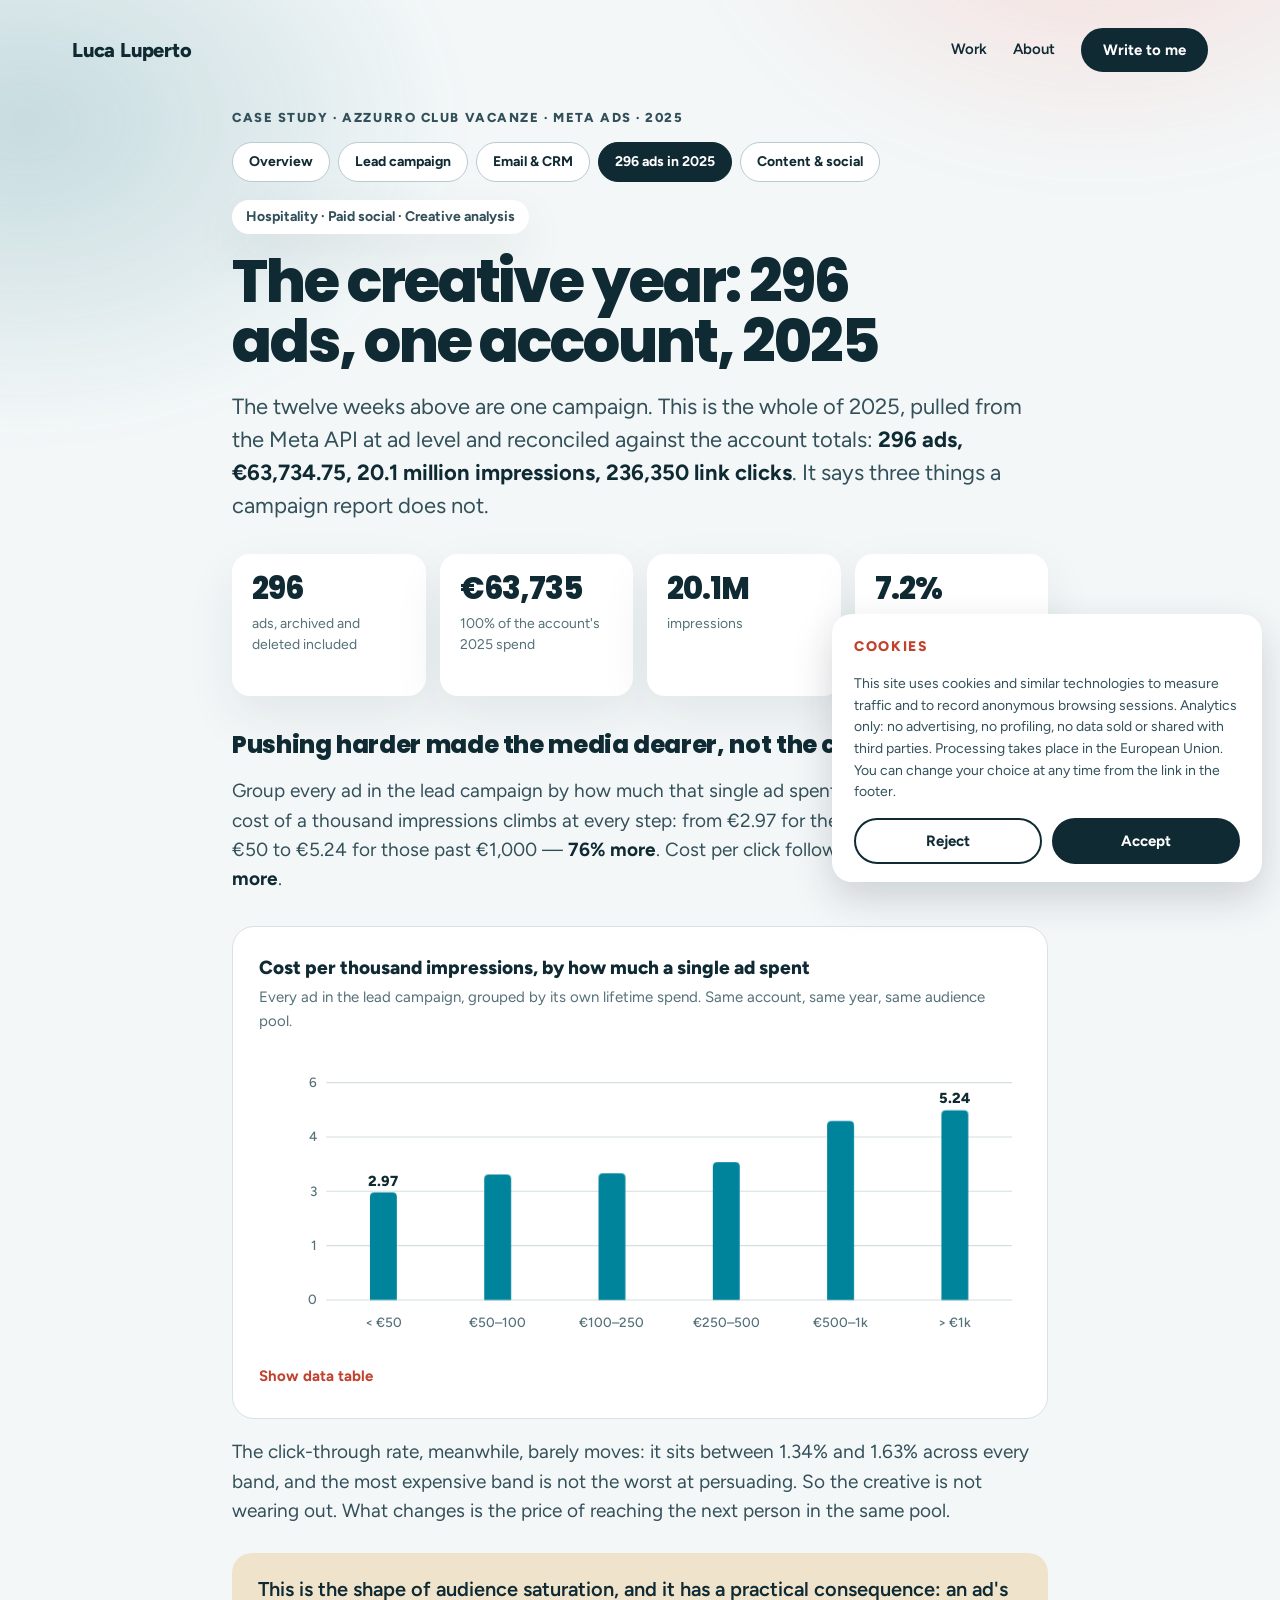
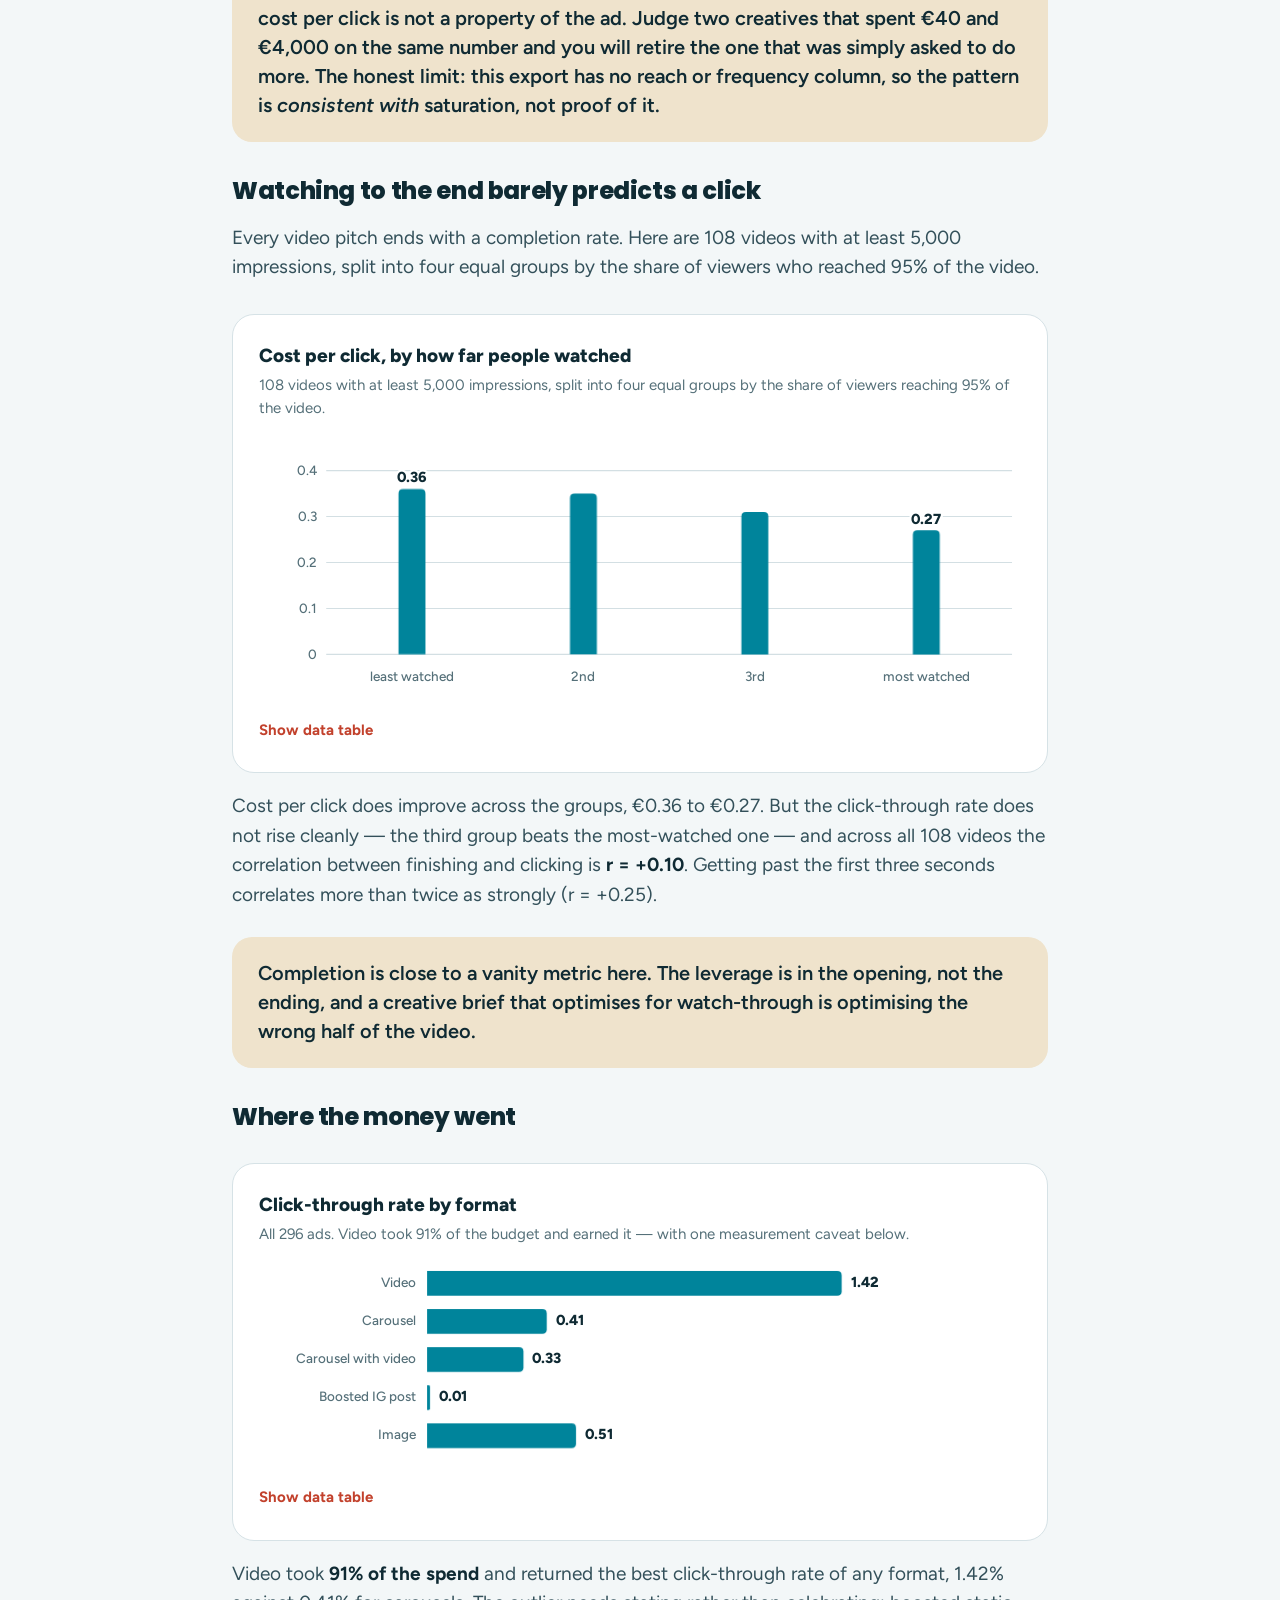
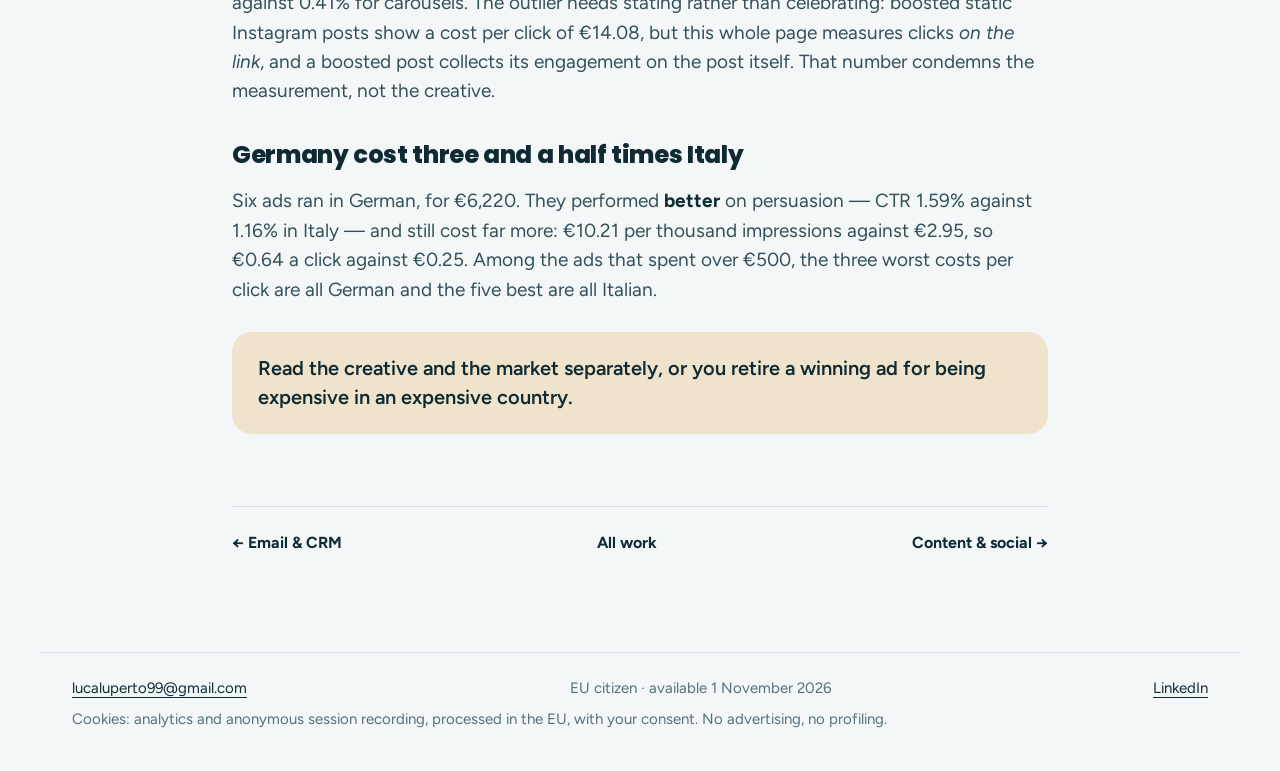
<file: azzurro-ads-2025.html>
<!doctype html>
<html lang="en">
<head>
<meta charset="utf-8">
<meta name="viewport" content="width=device-width, initial-scale=1">
<title>296 ads in 2025 · Azzurro Club Vacanze · Luca Luperto</title>
<meta name="description" content="Every Meta ad of 2025 at ad level: 296 ads, €63,735, 20.1M impressions, and what actually predicted a click.">
<meta property="og:title" content="296 ads in 2025 · Azzurro Club Vacanze · Luca Luperto">
<meta property="og:description" content="Every Meta ad of 2025 at ad level: 296 ads, €63,735, 20.1M impressions, and what actually predicted a click.">
<meta property="og:image" content="https://lucaluperto.it/og.png">
<meta property="og:type" content="website">
<meta property="og:url" content="https://lucaluperto.it/azzurro-ads-2025.html">
<meta name="twitter:card" content="summary_large_image">
<meta name="author" content="Luca Luperto">
<meta name="robots" content="index, follow, max-image-preview:large">
<link rel="canonical" href="https://lucaluperto.it/azzurro-ads-2025.html">
<link rel="preconnect" href="https://fonts.googleapis.com">
<link rel="preconnect" href="https://fonts.gstatic.com" crossorigin>
<link href="https://fonts.googleapis.com/css2?family=Figtree:wght@400;600;700;800&family=Poppins:wght@600;700;800&display=swap" rel="stylesheet">
<script>document.documentElement.classList.add("js");if(/^(localhost|127\.0\.0\.1|)$/.test(location.hostname))document.documentElement.classList.add("dev");</script>
<link rel="stylesheet" href="b2.css?v=16">
<link rel="stylesheet" href="palettes.css?v=4">
<link rel="icon" href="data:image/svg+xml,<svg xmlns='http://www.w3.org/2000/svg' viewBox='0 0 100 100'><rect width='100' height='100' rx='0' fill='%23c4341c'/><path d='M16 20h15v44h28v16H16z' fill='white'/><path d='M84 80H69V36H41V20h43z' fill='white' fill-opacity='0.55'/></svg>">
<script>
(function () {
  var KEY = 'll-analytics';
  var started = false;

  function read() { try { return localStorage.getItem(KEY); } catch (e) { return null; } }
  function write(v) { try { localStorage.setItem(KEY, v); } catch (e) {} }

  // PostHog non viene nemmeno scaricato finche' non c'e' un si'.
  function start() {
    if (started) return;
    started = true;
    !function(t,e){var o,n,p,r;e.__SV||(window.posthog && window.posthog.__loaded)||(window.posthog=e,e._i=[],e.init=function(i,s,a){function g(t,e){var o=e.split(".");2==o.length&&(t=t[o[0]],e=o[1]),t[e]=function(){t.push([e].concat(Array.prototype.slice.call(arguments,0)))}}p||((p=t.createElement("script")).type="text/javascript",p.crossOrigin="anonymous",p.async=!0,p.src=s.api_host.replace(".i.posthog.com","-assets.i.posthog.com")+"/static/array.js",p.onerror=function(){p=null},(r=t.getElementsByTagName("script")[0]).parentNode.insertBefore(p,r));var u=e;for(void 0!==a?u=e[a]=[]:a="posthog",u.people=u.people||[],Object.defineProperty(u,"toString",{configurable:!0,enumerable:!0,writable:!0,value:function(t){var e="posthog";return"posthog"!==a&&(e+="."+a),t||(e+=" (stub)"),e}}),Object.defineProperty(u.people,"toString",{configurable:!0,enumerable:!0,writable:!0,value:function(){return u.toString(1)+".people (stub)"}}),o="init capture register register_once register_for_session unregister unregister_for_session getFeatureFlag getFeatureFlagResult isFeatureEnabled reloadFeatureFlags updateEarlyAccessFeatureEnrollment getEarlyAccessFeatures on onFeatureFlags onSessionId getSurveys getActiveMatchingSurveys renderSurvey canRenderSurvey getNextSurveyStep identify setPersonProperties group resetGroups setPersonPropertiesForFlags resetPersonPropertiesForFlags setGroupPropertiesForFlags resetGroupPropertiesForFlags reset get_distinct_id getGroups get_session_id get_session_replay_url alias set_config startSessionRecording stopSessionRecording sessionRecordingStarted captureException loadToolbar get_property getSessionProperty createPersonProfile opt_in_capturing opt_out_capturing has_opted_in_capturing has_opted_out_capturing clear_opt_in_out_capturing debug".split(" "),n=0;n<o.length;n++)g(u,o[n]);e._i.push([i,s,a])},e.__SV=1)}(document,window.posthog||[]);
    posthog.init('phc_v96eDoyRSB9aAFanDd546SFta744k8Ng2YSQQuPfHL4T', {
      api_host: 'https://eu.i.posthog.com',
      defaults: '2026-05-30'
    })
  }

  // un no non lascia in giro quello che un si' precedente aveva scritto
  function purge() {
    try {
      document.cookie.split(';').forEach(function (c) {
        var n = c.split('=')[0].trim();
        if (n.indexOf('ph_') === 0) {
          document.cookie = n + '=; expires=Thu, 01 Jan 1970 00:00:00 GMT; path=/';
        }
      });
      Object.keys(localStorage).forEach(function (k) {
        if (k.indexOf('ph_') === 0) { localStorage.removeItem(k); }
      });
    } catch (e) {}
  }

  function syncLink() {
    var b = document.querySelector('.clink');
    if (b) { b.hidden = !read(); }
  }

  function ask() {
    var ex = document.querySelector('.consent');
    if (ex) {                      // gia' aperta: la faccio notare invece di non fare nulla
      ex.classList.remove('pulse');
      void ex.offsetWidth;
      ex.classList.add('pulse');
      return;
    }
    var w = document.createElement('div');
    w.className = 'consent';
    w.setAttribute('role', 'dialog');
    w.setAttribute('aria-label', 'Cookies');
    w.innerHTML =
      '<p class="consent-h">Cookies</p>' +
      '<p>This site uses cookies and similar technologies to measure traffic and to ' +
      'record anonymous browsing sessions. Analytics only: no advertising, no profiling, ' +
      'no data sold or shared with third parties. Processing takes place in the European ' +
      'Union. You can change your choice at any time from the link in the footer.</p>' +
      '<div class="consent-b">' +
      '<button type="button" data-a="no">Reject</button>' +
      '<button type="button" class="yes" data-a="yes">Accept</button>' +
      '</div>';
    document.body.appendChild(w);
    requestAnimationFrame(function () { w.classList.add('in'); });
    w.addEventListener('click', function (e) {
      var t = e.target;
      while (t && t !== w && !(t.tagName === 'BUTTON' && t.getAttribute('data-a'))) { t = t.parentNode; }
      if (!t || t === w) return;
      var v = t.getAttribute('data-a');
      write(v);
      w.parentNode.removeChild(w);
      syncLink();
      if (v === 'yes') { start(); } else { purge(); }
    });
  }

  // il link "Change" nel footer: ritirare il consenso costa un clic come darlo
  window.llAnalytics = function () {
    try { localStorage.removeItem(KEY); } catch (e) {}
    ask();
  };

  function boot() {
    syncLink();
    var c = read();
    if (c === 'yes') { start(); }
    else if (c !== 'no') { ask(); }
  }

  if (document.readyState === 'loading') {
    document.addEventListener('DOMContentLoaded', boot);
  } else {
    boot();
  }
})();
</script>
</head>
<body>
<div class="page">
<div class="aura" aria-hidden="true"></div>

<header class="site"><div class="w">
  <a class="name" href="index.html">Luca Luperto</a>
  <nav aria-label="Main">
    <a href="index.html#work">Work</a>
    <a href="index.html#about">About</a>
    <a class="pill dark" href="index.html#contact">Write to me</a>
  </nav>
</div></header>

<main class="case-page">
<article class="w col">
<p class="eyebrow">Case study · Azzurro Club Vacanze · Meta ads · 2025</p>
<nav class="series" aria-label="Azzurro Club Vacanze case studies"><a href="azzurro-ads.html">Overview</a><a href="azzurro-lead-campaign.html">Lead campaign</a><a href="azzurro-email-crm.html">Email &amp; CRM</a><a href="azzurro-ads-2025.html" aria-current="page">296 ads in 2025</a><a href="azzurro-content.html">Content &amp; social</a></nav>
<p class="sector">Hospitality · Paid social · Creative analysis</p>
<h1>The creative year: 296 ads, one account, 2025</h1>
<p class="lede">The twelve weeks above are one campaign. This is the whole of 2025, pulled from the Meta API at ad level and reconciled against the account totals: <b>296 ads, &euro;63,734.75, 20.1 million impressions, 236,350 link clicks</b>. It says three things a campaign report does not.</p>



<div class="stats">
  <div class="stat"><b>296</b><span>ads, archived and deleted included</span></div>
  <div class="stat"><b>&euro;63,735</b><span>100% of the account's 2025 spend</span></div>
  <div class="stat"><b>20.1M</b><span>impressions</span></div>
  <div class="stat"><b>7.2%</b><span>of budget spent on ads under &euro;100 &mdash; 177 of 296</span></div>
</div>

<h3>Pushing harder made the media dearer, not the creative worse</h3>
<p>Group every ad in the lead campaign by how much that single ad spent in its lifetime, and the cost of a thousand impressions climbs at every step: from &euro;2.97 for the ads that spent under &euro;50 to &euro;5.24 for those past &euro;1,000 &mdash; <b>76% more</b>. Cost per click follows, &euro;0.215 to &euro;0.391, <b>82% more</b>.</p>
<figure><figcaption>Cost per thousand impressions, by how much a single ad spent</figcaption><div class="sub">Every ad in the lead campaign, grouped by its own lifetime spend. Same account, same year, same audience pool.</div><svg class="chart chart-v" viewBox="0 0 680 260" role="img"><line class="grid" x1="60" x2="672" y1="224.0" y2="224.0"/><text x="52" y="228.0" text-anchor="end">0</text><line class="grid" x1="60" x2="672" y1="175.5" y2="175.5"/><text x="52" y="179.5" text-anchor="end">1</text><line class="grid" x1="60" x2="672" y1="127.0" y2="127.0"/><text x="52" y="131.0" text-anchor="end">3</text><line class="grid" x1="60" x2="672" y1="78.5" y2="78.5"/><text x="52" y="82.5" text-anchor="end">4</text><line class="grid" x1="60" x2="672" y1="30.0" y2="30.0"/><text x="52" y="34.0" text-anchor="end">6</text><path class="bar" d="M99,224 V132 Q99,128 103,128 H119 Q123,128 123,132 V224 Z" tabindex="0" data-tip="&lt; €50: €2.97 CPM, €0.215 per click, CTR 1.38%, 68 ads, €977 spent"/><text class="val" x="111.0" y="122.0" text-anchor="middle">2.97</text><text x="111.0" y="248" text-anchor="middle">&lt; €50</text><path class="bar" d="M201,224 V116.1 Q201,112.1 205,112.1 H221 Q225,112.1 225,116.1 V224 Z" tabindex="0" data-tip="€50–100: €3.46 CPM, €0.245 per click, CTR 1.41%, 16 ads, €1,112 spent"/><text x="213.0" y="248" text-anchor="middle">€50–100</text><path class="bar" d="M303,224 V114.8 Q303,110.8 307,110.8 H323 Q327,110.8 327,114.8 V224 Z" tabindex="0" data-tip="€100–250: €3.5 CPM, €0.216 per click, CTR 1.63%, 34 ads, €6,119 spent"/><text x="315.0" y="248" text-anchor="middle">€100–250</text><path class="bar" d="M405,224 V105.1 Q405,101.1 409,101.1 H425 Q429,101.1 429,105.1 V224 Z" tabindex="0" data-tip="€250–500: €3.8 CPM, €0.24 per click, CTR 1.58%, 19 ads, €6,745 spent"/><text x="417.0" y="248" text-anchor="middle">€250–500</text><path class="bar" d="M507,224 V68.3 Q507,64.3 511,64.3 H527 Q531,64.3 531,68.3 V224 Z" tabindex="0" data-tip="€500–1k: €4.94 CPM, €0.324 per click, CTR 1.53%, 11 ads, €7,994 spent"/><text x="519.0" y="248" text-anchor="middle">€500–1k</text><path class="bar" d="M609,224 V58.6 Q609,54.6 613,54.6 H629 Q633,54.6 633,58.6 V224 Z" tabindex="0" data-tip="&gt; €1k: €5.24 CPM, €0.391 per click, CTR 1.34%, 20 ads, €30,190 spent"/><text class="val" x="621.0" y="48.6" text-anchor="middle">5.24</text><text x="621.0" y="248" text-anchor="middle">&gt; €1k</text></svg>
<details><summary>Show data table</summary><div class="table-scroll"><table><thead><tr><th class="">Spend of the ad</th><th class="n">Ads</th><th class="n">Spent €</th><th class="n">CTR %</th><th class="n">Cost per click €</th><th class="n">CPM €</th></tr></thead><tbody><tr><td class="">< €50</td><td class="n">68</td><td class="n">977</td><td class="n">1.38</td><td class="n">0.215</td><td class="n">2.97</td></tr><tr><td class="">€50–100</td><td class="n">16</td><td class="n">1,112</td><td class="n">1.41</td><td class="n">0.245</td><td class="n">3.46</td></tr><tr><td class="">€100–250</td><td class="n">34</td><td class="n">6,119</td><td class="n">1.63</td><td class="n">0.216</td><td class="n">3.5</td></tr><tr><td class="">€250–500</td><td class="n">19</td><td class="n">6,745</td><td class="n">1.58</td><td class="n">0.24</td><td class="n">3.8</td></tr><tr><td class="">€500–1k</td><td class="n">11</td><td class="n">7,994</td><td class="n">1.53</td><td class="n">0.324</td><td class="n">4.94</td></tr><tr><td class="">> €1k</td><td class="n">20</td><td class="n">30,190</td><td class="n">1.34</td><td class="n">0.391</td><td class="n">5.24</td></tr></tbody></table></div></details></figure>
<p>The click-through rate, meanwhile, barely moves: it sits between 1.34% and 1.63% across every band, and the most expensive band is not the worst at persuading. So the creative is not wearing out. What changes is the price of reaching the next person in the same pool.</p>
<div class="insight"><p>This is the shape of audience saturation, and it has a practical consequence: an ad's cost per click is not a property of the ad. Judge two creatives that spent &euro;40 and &euro;4,000 on the same number and you will retire the one that was simply asked to do more. The honest limit: this export has no reach or frequency column, so the pattern is <em>consistent with</em> saturation, not proof of it.</p></div>

<h3>Watching to the end barely predicts a click</h3>
<p>Every video pitch ends with a completion rate. Here are 108 videos with at least 5,000 impressions, split into four equal groups by the share of viewers who reached 95% of the video.</p>
<figure><figcaption>Cost per click, by how far people watched</figcaption><div class="sub">108 videos with at least 5,000 impressions, split into four equal groups by the share of viewers reaching 95% of the video.</div><svg class="chart chart-v" viewBox="0 0 680 230" role="img"><line class="grid" x1="60" x2="672" y1="194.0" y2="194.0"/><text x="52" y="198.0" text-anchor="end">0</text><line class="grid" x1="60" x2="672" y1="153.0" y2="153.0"/><text x="52" y="157.0" text-anchor="end">0.1</text><line class="grid" x1="60" x2="672" y1="112.0" y2="112.0"/><text x="52" y="116.0" text-anchor="end">0.2</text><line class="grid" x1="60" x2="672" y1="71.0" y2="71.0"/><text x="52" y="75.0" text-anchor="end">0.3</text><line class="grid" x1="60" x2="672" y1="30.0" y2="30.0"/><text x="52" y="34.0" text-anchor="end">0.4</text><path class="bar" d="M124.5,194 V50.4 Q124.5,46.4 128.5,46.4 H144.5 Q148.5,46.4 148.5,50.4 V194 Z" tabindex="0" data-tip="least watched: €0.36 per click, CTR 1.26%, 4.1% reached the end, 27 videos"/><text class="val" x="136.5" y="40.4" text-anchor="middle">0.36</text><text x="136.5" y="218" text-anchor="middle">least watched</text><path class="bar" d="M277.5,194 V54.5 Q277.5,50.5 281.5,50.5 H297.5 Q301.5,50.5 301.5,54.5 V194 Z" tabindex="0" data-tip="2nd: €0.35 per click, CTR 1.35%, 5.6% reached the end, 27 videos"/><text x="289.5" y="218" text-anchor="middle">2nd</text><path class="bar" d="M430.5,194 V70.9 Q430.5,66.9 434.5,66.9 H450.5 Q454.5,66.9 454.5,70.9 V194 Z" tabindex="0" data-tip="3rd: €0.31 per click, CTR 1.81%, 6.9% reached the end, 27 videos"/><text x="442.5" y="218" text-anchor="middle">3rd</text><path class="bar" d="M583.5,194 V87.3 Q583.5,83.3 587.5,83.3 H603.5 Q607.5,83.3 607.5,87.3 V194 Z" tabindex="0" data-tip="most watched: €0.27 per click, CTR 1.52%, 10.4% reached the end, 27 videos"/><text class="val" x="595.5" y="77.3" text-anchor="middle">0.27</text><text x="595.5" y="218" text-anchor="middle">most watched</text></svg>
<details><summary>Show data table</summary><div class="table-scroll"><table><thead><tr><th class="">Group</th><th class="n">Videos</th><th class="n">Reached 95% of the video</th><th class="n">CTR %</th><th class="n">Cost per click €</th></tr></thead><tbody><tr><td class="">least watched</td><td class="n">27</td><td class="n">4.1%</td><td class="n">1.26</td><td class="n">0.36</td></tr><tr><td class="">2nd</td><td class="n">27</td><td class="n">5.6%</td><td class="n">1.35</td><td class="n">0.35</td></tr><tr><td class="">3rd</td><td class="n">27</td><td class="n">6.9%</td><td class="n">1.81</td><td class="n">0.31</td></tr><tr><td class="">most watched</td><td class="n">27</td><td class="n">10.4%</td><td class="n">1.52</td><td class="n">0.27</td></tr></tbody></table></div></details></figure>
<p>Cost per click does improve across the groups, &euro;0.36 to &euro;0.27. But the click-through rate does not rise cleanly &mdash; the third group beats the most-watched one &mdash; and across all 108 videos the correlation between finishing and clicking is <b>r = +0.10</b>. Getting past the first three seconds correlates more than twice as strongly (r = +0.25).</p>
<div class="insight"><p>Completion is close to a vanity metric here. The leverage is in the opening, not the ending, and a creative brief that optimises for watch-through is optimising the wrong half of the video.</p></div>

<h3>Where the money went</h3>
<figure><figcaption>Click-through rate by format</figcaption><div class="sub">All 296 ads. Video took 91% of the budget and earned it — with one measurement caveat below.</div><svg class="chart chart-h" viewBox="0 0 680 178" role="img"><text x="140" y="22.0" text-anchor="end">Video</text><path class="bar" d="M150,8 H516 Q520,8 520,12 V26 Q520,30 516,30 H150 Z" tabindex="0" data-tip="Video: CTR 1.42%, €0.26 per click, 230 ads, €57,977 (91.0% of spend)"/><text class="val" x="528.0" y="22.0">1.42</text><text x="140" y="56.0" text-anchor="end">Carousel</text><path class="bar" d="M150,42 H252.8 Q256.8,42 256.8,46 V60 Q256.8,64 252.8,64 H150 Z" tabindex="0" data-tip="Carousel: CTR 0.41%, €0.56 per click, 23 ads, €2,390 (3.8% of spend)"/><text class="val" x="264.8" y="56.0">0.41</text><text x="140" y="90.0" text-anchor="end">Carousel with video</text><path class="bar" d="M150,76 H232 Q236,76 236,80 V94 Q236,98 232,98 H150 Z" tabindex="0" data-tip="Carousel with video: CTR 0.33%, €0.42 per click, 16 ads, €1,568 (2.5% of spend)"/><text class="val" x="244.0" y="90.0">0.33</text><text x="140" y="124.0" text-anchor="end">Boosted IG post</text><path class="bar" d="M150,110 H151.3 Q152.6,110 152.6,111.3 V130.7 Q152.6,132 151.3,132 H150 Z" tabindex="0" data-tip="Boosted IG post: CTR 0.01%, €14.08 per click, 14 ads, €1,211 (1.9% of spend)"/><text class="val" x="160.6" y="124.0">0.01</text><text x="140" y="158.0" text-anchor="end">Image</text><path class="bar" d="M150,144 H278.9 Q282.9,144 282.9,148 V162 Q282.9,166 278.9,166 H150 Z" tabindex="0" data-tip="Image: CTR 0.51%, €0.14 per click, 13 ads, €588 (0.9% of spend)"/><text class="val" x="290.9" y="158.0">0.51</text></svg>
<details><summary>Show data table</summary><div class="table-scroll"><table><thead><tr><th class="">Format</th><th class="n">Ads</th><th class="n">Spent €</th><th class="n">Share of spend</th><th class="n">CTR %</th><th class="n">Cost per click €</th><th class="n">CPM €</th></tr></thead><tbody><tr><td class="">Video</td><td class="n">230</td><td class="n">57,977</td><td class="n">91.0%</td><td class="n">1.42</td><td class="n">0.26</td><td class="n">3.67</td></tr><tr><td class="">Carousel</td><td class="n">23</td><td class="n">2,390</td><td class="n">3.8%</td><td class="n">0.41</td><td class="n">0.56</td><td class="n">2.29</td></tr><tr><td class="">Carousel with video</td><td class="n">16</td><td class="n">1,568</td><td class="n">2.5%</td><td class="n">0.33</td><td class="n">0.42</td><td class="n">1.37</td></tr><tr><td class="">Boosted IG post</td><td class="n">14</td><td class="n">1,211</td><td class="n">1.9%</td><td class="n">0.01</td><td class="n">14.08</td><td class="n">0.94</td></tr><tr><td class="">Image</td><td class="n">13</td><td class="n">588</td><td class="n">0.9%</td><td class="n">0.51</td><td class="n">0.14</td><td class="n">0.72</td></tr></tbody></table></div></details></figure>
<p>Video took <b>91% of the spend</b> and returned the best click-through rate of any format, 1.42% against 0.41% for carousels. The outlier needs stating rather than celebrating: boosted static Instagram posts show a cost per click of &euro;14.08, but this whole page measures clicks <em>on the link</em>, and a boosted post collects its engagement on the post itself. That number condemns the measurement, not the creative.</p>

<h3>Germany cost three and a half times Italy</h3>
<p>Six ads ran in German, for &euro;6,220. They performed <b>better</b> on persuasion &mdash; CTR 1.59% against 1.16% in Italy &mdash; and still cost far more: &euro;10.21 per thousand impressions against &euro;2.95, so &euro;0.64 a click against &euro;0.25. Among the ads that spent over &euro;500, the three worst costs per click are all German and the five best are all Italian.</p>
<div class="insight"><p>Read the creative and the market separately, or you retire a winning ad for being expensive in an expensive country.</p></div>

<div class="todo">This export stops at the click. It carries no leads, no bookings, no reach or frequency, so nothing here becomes a cost per booking — and the twelve-week dataset above is a different window and a different campaign. Joining media spend to confirmed stays is the thing I would build first, and it is why the two halves of this page cannot be added together.</div>

<div class="next"><a href="azzurro-email-crm.html">&larr; Email &amp; CRM</a><a href="index.html">All work</a><a href="azzurro-content.html">Content &amp; social &rarr;</a></div>
</article>
</main>

<footer class="site"><div class="w">
  <span><a href="mailto:lucaluperto99@gmail.com">lucaluperto99@gmail.com</a></span>
  <span>EU citizen · available 1 November 2026</span>
  <span><a href="https://www.linkedin.com/in/lupertoluca">LinkedIn</a></span>
  <span>Cookies: analytics and anonymous session recording, processed in the EU, with your consent. No advertising, no profiling. <button type="button" class="clink" onclick="llAnalytics()" hidden>Cookie settings</button></span>
</div></footer>
</div>
<script src="tip.js"></script>
<script src="b2.js?v=3"></script>
</body>
</html>
</file>
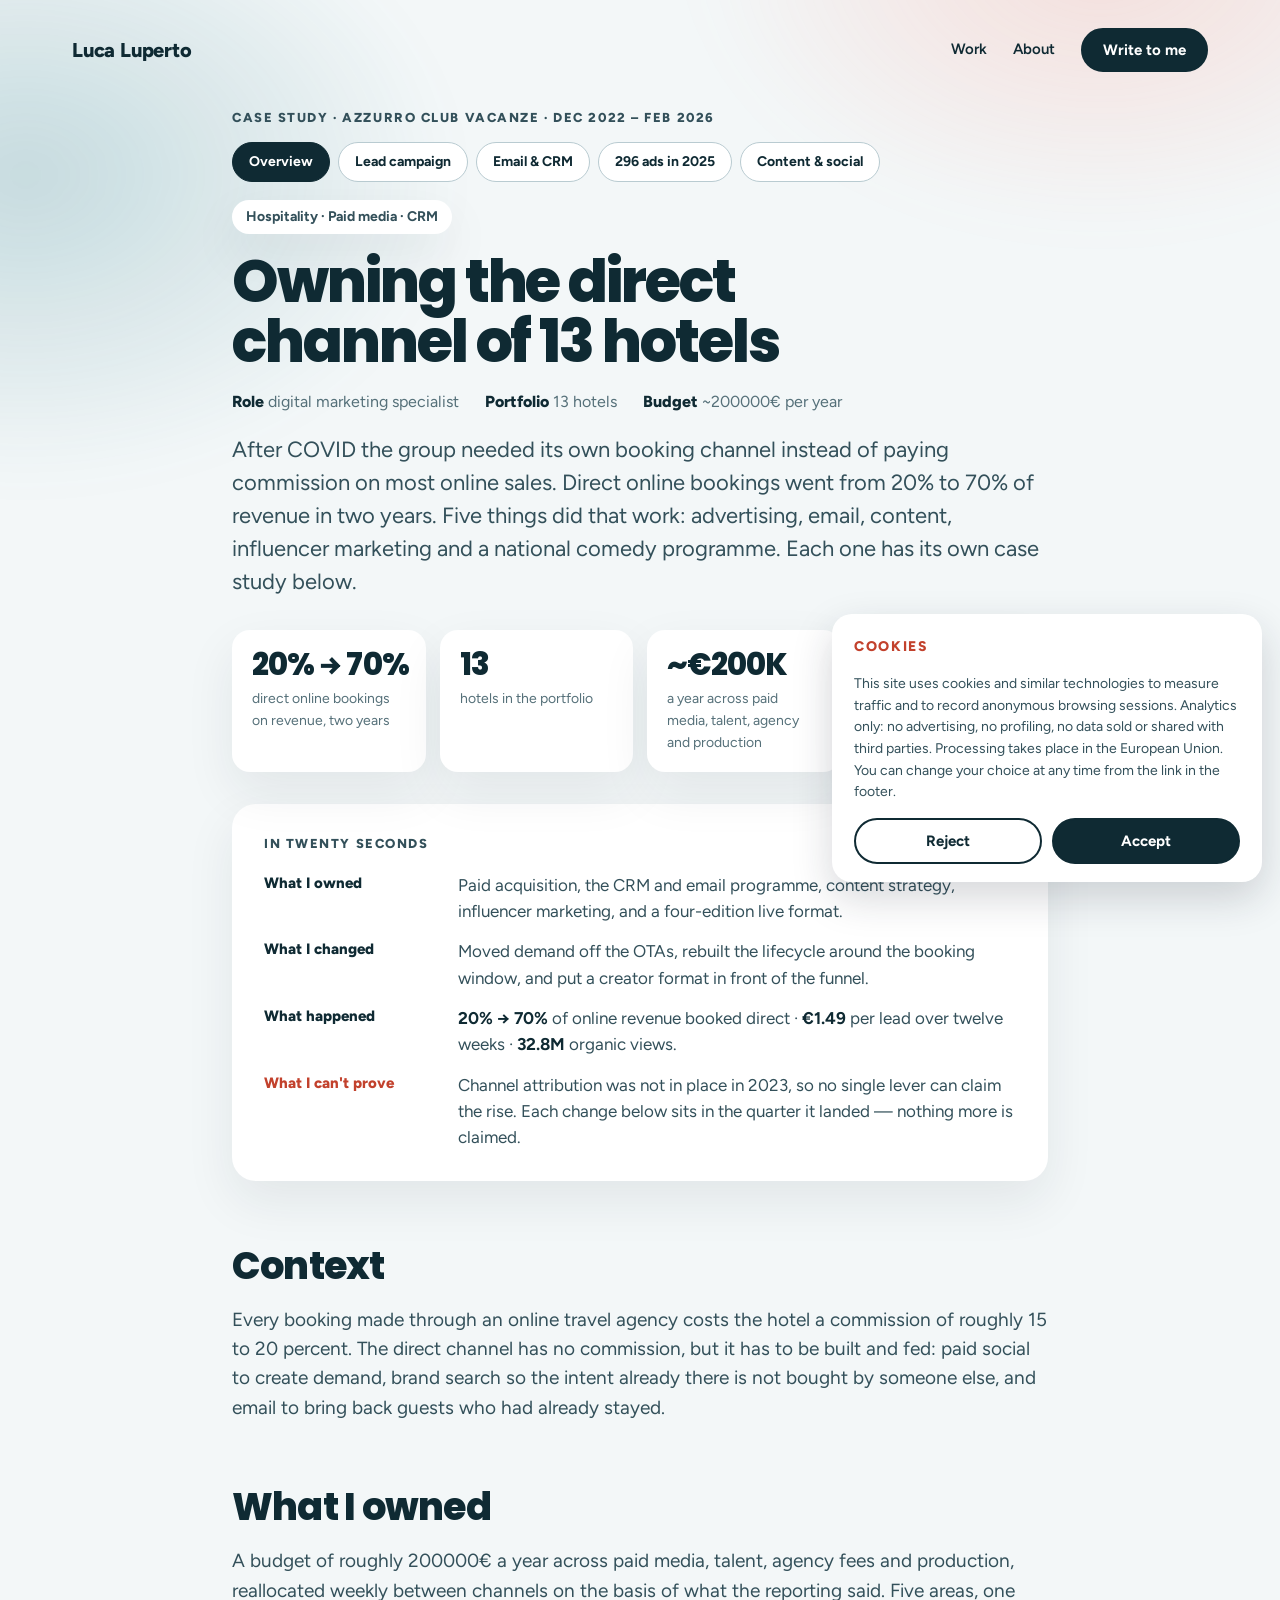
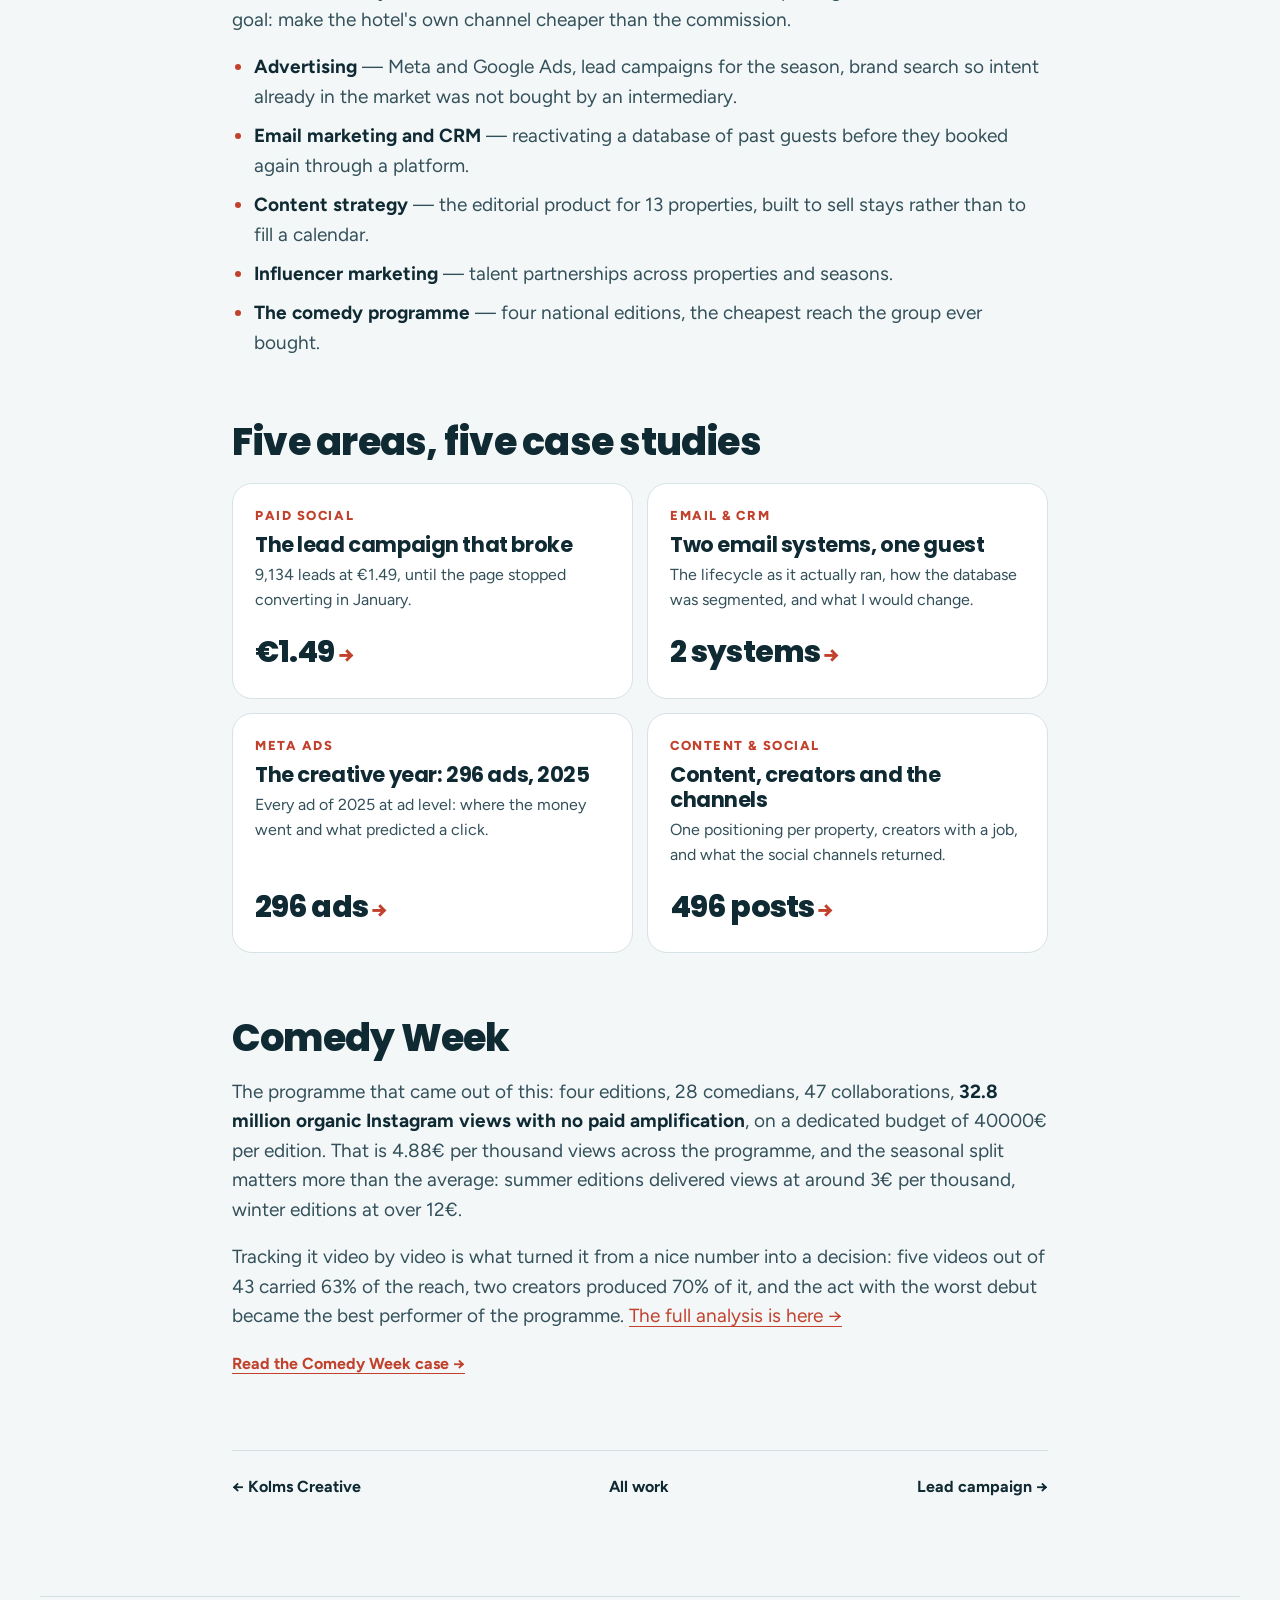
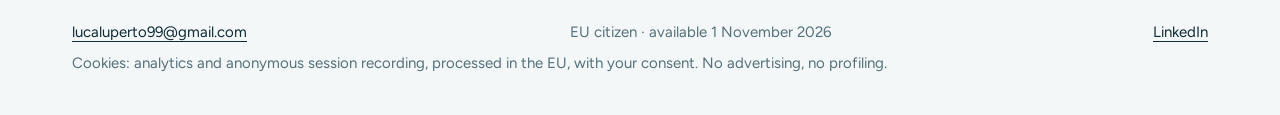
<file: azzurro-ads.html>
<!doctype html>
<html lang="en">
<head>
<meta charset="utf-8">
<meta name="viewport" content="width=device-width, initial-scale=1">
<title>Azzurro Club Vacanze case study · Luca Luperto</title>
<meta name="description" content="Two years moving a 13-hotel group from OTA commission to its own channel: direct bookings from 20% to 70% of revenue.">
<meta property="og:title" content="Azzurro Club Vacanze case study · Luca Luperto">
<meta property="og:description" content="Two years moving a 13-hotel group from OTA commission to its own channel: direct bookings from 20% to 70% of revenue.">
<meta property="og:image" content="https://lucaluperto.it/og.png">
<meta property="og:type" content="website">
<meta property="og:url" content="https://lucaluperto.it/azzurro-ads.html">
<meta name="twitter:card" content="summary_large_image">
<meta name="author" content="Luca Luperto">
<meta name="robots" content="index, follow, max-image-preview:large">
<link rel="canonical" href="https://lucaluperto.it/azzurro-ads.html">
<link rel="preconnect" href="https://fonts.googleapis.com">
<link rel="preconnect" href="https://fonts.gstatic.com" crossorigin>
<link href="https://fonts.googleapis.com/css2?family=Figtree:wght@400;600;700;800&family=Poppins:wght@600;700;800&display=swap" rel="stylesheet">
<script>document.documentElement.classList.add("js");if(/^(localhost|127\.0\.0\.1|)$/.test(location.hostname))document.documentElement.classList.add("dev");</script>
<link rel="stylesheet" href="b2.css?v=16">
<link rel="stylesheet" href="palettes.css?v=4">
<link rel="icon" href="data:image/svg+xml,<svg xmlns='http://www.w3.org/2000/svg' viewBox='0 0 100 100'><rect width='100' height='100' rx='0' fill='%23c4341c'/><path d='M16 20h15v44h28v16H16z' fill='white'/><path d='M84 80H69V36H41V20h43z' fill='white' fill-opacity='0.55'/></svg>">
<script>
(function () {
  var KEY = 'll-analytics';
  var started = false;

  function read() { try { return localStorage.getItem(KEY); } catch (e) { return null; } }
  function write(v) { try { localStorage.setItem(KEY, v); } catch (e) {} }

  // PostHog non viene nemmeno scaricato finche' non c'e' un si'.
  function start() {
    if (started) return;
    started = true;
    !function(t,e){var o,n,p,r;e.__SV||(window.posthog && window.posthog.__loaded)||(window.posthog=e,e._i=[],e.init=function(i,s,a){function g(t,e){var o=e.split(".");2==o.length&&(t=t[o[0]],e=o[1]),t[e]=function(){t.push([e].concat(Array.prototype.slice.call(arguments,0)))}}p||((p=t.createElement("script")).type="text/javascript",p.crossOrigin="anonymous",p.async=!0,p.src=s.api_host.replace(".i.posthog.com","-assets.i.posthog.com")+"/static/array.js",p.onerror=function(){p=null},(r=t.getElementsByTagName("script")[0]).parentNode.insertBefore(p,r));var u=e;for(void 0!==a?u=e[a]=[]:a="posthog",u.people=u.people||[],Object.defineProperty(u,"toString",{configurable:!0,enumerable:!0,writable:!0,value:function(t){var e="posthog";return"posthog"!==a&&(e+="."+a),t||(e+=" (stub)"),e}}),Object.defineProperty(u.people,"toString",{configurable:!0,enumerable:!0,writable:!0,value:function(){return u.toString(1)+".people (stub)"}}),o="init capture register register_once register_for_session unregister unregister_for_session getFeatureFlag getFeatureFlagResult isFeatureEnabled reloadFeatureFlags updateEarlyAccessFeatureEnrollment getEarlyAccessFeatures on onFeatureFlags onSessionId getSurveys getActiveMatchingSurveys renderSurvey canRenderSurvey getNextSurveyStep identify setPersonProperties group resetGroups setPersonPropertiesForFlags resetPersonPropertiesForFlags setGroupPropertiesForFlags resetGroupPropertiesForFlags reset get_distinct_id getGroups get_session_id get_session_replay_url alias set_config startSessionRecording stopSessionRecording sessionRecordingStarted captureException loadToolbar get_property getSessionProperty createPersonProfile opt_in_capturing opt_out_capturing has_opted_in_capturing has_opted_out_capturing clear_opt_in_out_capturing debug".split(" "),n=0;n<o.length;n++)g(u,o[n]);e._i.push([i,s,a])},e.__SV=1)}(document,window.posthog||[]);
    posthog.init('phc_v96eDoyRSB9aAFanDd546SFta744k8Ng2YSQQuPfHL4T', {
      api_host: 'https://eu.i.posthog.com',
      defaults: '2026-05-30'
    })
  }

  // un no non lascia in giro quello che un si' precedente aveva scritto
  function purge() {
    try {
      document.cookie.split(';').forEach(function (c) {
        var n = c.split('=')[0].trim();
        if (n.indexOf('ph_') === 0) {
          document.cookie = n + '=; expires=Thu, 01 Jan 1970 00:00:00 GMT; path=/';
        }
      });
      Object.keys(localStorage).forEach(function (k) {
        if (k.indexOf('ph_') === 0) { localStorage.removeItem(k); }
      });
    } catch (e) {}
  }

  function syncLink() {
    var b = document.querySelector('.clink');
    if (b) { b.hidden = !read(); }
  }

  function ask() {
    var ex = document.querySelector('.consent');
    if (ex) {                      // gia' aperta: la faccio notare invece di non fare nulla
      ex.classList.remove('pulse');
      void ex.offsetWidth;
      ex.classList.add('pulse');
      return;
    }
    var w = document.createElement('div');
    w.className = 'consent';
    w.setAttribute('role', 'dialog');
    w.setAttribute('aria-label', 'Cookies');
    w.innerHTML =
      '<p class="consent-h">Cookies</p>' +
      '<p>This site uses cookies and similar technologies to measure traffic and to ' +
      'record anonymous browsing sessions. Analytics only: no advertising, no profiling, ' +
      'no data sold or shared with third parties. Processing takes place in the European ' +
      'Union. You can change your choice at any time from the link in the footer.</p>' +
      '<div class="consent-b">' +
      '<button type="button" data-a="no">Reject</button>' +
      '<button type="button" class="yes" data-a="yes">Accept</button>' +
      '</div>';
    document.body.appendChild(w);
    requestAnimationFrame(function () { w.classList.add('in'); });
    w.addEventListener('click', function (e) {
      var t = e.target;
      while (t && t !== w && !(t.tagName === 'BUTTON' && t.getAttribute('data-a'))) { t = t.parentNode; }
      if (!t || t === w) return;
      var v = t.getAttribute('data-a');
      write(v);
      w.parentNode.removeChild(w);
      syncLink();
      if (v === 'yes') { start(); } else { purge(); }
    });
  }

  // il link "Change" nel footer: ritirare il consenso costa un clic come darlo
  window.llAnalytics = function () {
    try { localStorage.removeItem(KEY); } catch (e) {}
    ask();
  };

  function boot() {
    syncLink();
    var c = read();
    if (c === 'yes') { start(); }
    else if (c !== 'no') { ask(); }
  }

  if (document.readyState === 'loading') {
    document.addEventListener('DOMContentLoaded', boot);
  } else {
    boot();
  }
})();
</script>
</head>
<body>
<div class="page">
<div class="aura" aria-hidden="true"></div>

<header class="site"><div class="w">
  <a class="name" href="index.html">Luca Luperto</a>
  <nav aria-label="Main">
    <a href="index.html#work">Work</a>
    <a href="index.html#about">About</a>
    <a class="pill dark" href="index.html#contact">Write to me</a>
  </nav>
</div></header>

<main class="case-page">
<article class="w col">
<p class="eyebrow">Case study · Azzurro Club Vacanze · Dec 2022 – Feb 2026</p>
<nav class="series" aria-label="Azzurro Club Vacanze case studies"><a href="azzurro-ads.html" aria-current="page">Overview</a><a href="azzurro-lead-campaign.html">Lead campaign</a><a href="azzurro-email-crm.html">Email &amp; CRM</a><a href="azzurro-ads-2025.html">296 ads in 2025</a><a href="azzurro-content.html">Content &amp; social</a></nav>
<p class="sector">Hospitality · Paid media · CRM</p>
<h1>Owning the direct channel of 13 hotels</h1>
<div class="meta"><span><b>Role</b> digital marketing specialist</span><span><b>Portfolio</b> 13 hotels</span><span><b>Budget</b> ~200000€ per year</span></div>
<p class="lede">After COVID the group needed its own booking channel instead of paying commission on most online sales. Direct online bookings went from 20% to 70% of revenue in two years. Five things did that work: advertising, email, content, influencer marketing and a national comedy programme. Each one has its own case study below.</p>
<div class="stats">
  <div class="stat"><b>20% &rarr; 70%</b><span>direct online bookings on revenue, two years</span></div>
  <div class="stat"><b>13</b><span>hotels in the portfolio</span></div>
  <div class="stat"><b>~€200K</b><span>a year across paid media, talent, agency and production</span></div>
  <div class="stat"><b>32.8M</b><span>organic views from the comedy programme</span></div>
</div>

<div class="brief">
  <p class="brief-h">In twenty seconds</p>
  <dl>
    <dt>What I owned</dt>
    <dd>Paid acquisition, the CRM and email programme, content strategy, influencer marketing, and a four-edition live format.</dd>
    <dt>What I changed</dt>
    <dd>Moved demand off the OTAs, rebuilt the lifecycle around the booking window, and put a creator format in front of the funnel.</dd>
    <dt>What happened</dt>
    <dd><b>20% &rarr; 70%</b> of online revenue booked direct &middot; <b>&euro;1.49</b> per lead over twelve weeks &middot; <b>32.8M</b> organic views.</dd>
    <dt class="warn">What I can't prove</dt>
    <dd>Channel attribution was not in place in 2023, so no single lever can claim the rise. Each change below sits in the quarter it landed &mdash; nothing more is claimed.</dd>
  </dl>
</div>

<h2>Context</h2>
<p>Every booking made through an online travel agency costs the hotel a commission of roughly 15 to 20 percent. The direct channel has no commission, but it has to be built and fed: paid social to create demand, brand search so the intent already there is not bought by someone else, and email to bring back guests who had already stayed.</p>

<h2>What I owned</h2>
<p>A budget of roughly 200000€ a year across paid media, talent, agency fees and production, reallocated weekly between channels on the basis of what the reporting said. Five areas, one goal: make the hotel's own channel cheaper than the commission.</p>
<ul class="clean">
  <li><b>Advertising</b> — Meta and Google Ads, lead campaigns for the season, brand search so intent already in the market was not bought by an intermediary.</li>
  <li><b>Email marketing and CRM</b> — reactivating a database of past guests before they booked again through a platform.</li>
  <li><b>Content strategy</b> — the editorial product for 13 properties, built to sell stays rather than to fill a calendar.</li>
  <li><b>Influencer marketing</b> — talent partnerships across properties and seasons.</li>
  <li><b>The comedy programme</b> — four national editions, the cheapest reach the group ever bought.</li>
</ul>

<h2>Five areas, five case studies</h2>
<div class="subcases">
  <a class="subcase" href="azzurro-lead-campaign.html"><span class="label">Paid social</span><b>The lead campaign that broke</b><span>9,134 leads at €1.49, until the page stopped converting in January.</span><strong>€1.49</strong></a>
  <a class="subcase" href="azzurro-email-crm.html"><span class="label">Email &amp; CRM</span><b>Two email systems, one guest</b><span>The lifecycle as it actually ran, how the database was segmented, and what I would change.</span><strong>2 systems</strong></a>
  <a class="subcase" href="azzurro-ads-2025.html"><span class="label">Meta ads</span><b>The creative year: 296 ads, 2025</b><span>Every ad of 2025 at ad level: where the money went and what predicted a click.</span><strong>296 ads</strong></a>
  <a class="subcase" href="azzurro-content.html"><span class="label">Content &amp; social</span><b>Content, creators and the channels</b><span>One positioning per property, creators with a job, and what the social channels returned.</span><strong>496 posts</strong></a>
</div>
<h2>Comedy Week</h2>
<p>The programme that came out of this: four editions, 28 comedians, 47 collaborations, <b>32.8 million organic Instagram views with no paid amplification</b>, on a dedicated budget of 40000€ per edition. That is 4.88€ per thousand views across the programme, and the seasonal split matters more than the average: summer editions delivered views at around 3€ per thousand, winter editions at over 12€.</p>
<p>Tracking it video by video is what turned it from a nice number into a decision: five videos out of 43 carried 63% of the reach, two creators produced 70% of it, and the act with the worst debut became the best performer of the programme. <a href="comedy-week.html">The full analysis is here &rarr;</a></p>
<p><a class="go" href="comedy-week.html">Read the Comedy Week case &rarr;</a></p>
<div class="next"><a href="kolms-creative.html">&larr; Kolms Creative</a><a href="index.html">All work</a><a href="azzurro-lead-campaign.html">Lead campaign &rarr;</a></div>
</article>
</main>

<footer class="site"><div class="w">
  <span><a href="mailto:lucaluperto99@gmail.com">lucaluperto99@gmail.com</a></span>
  <span>EU citizen · available 1 November 2026</span>
  <span><a href="https://www.linkedin.com/in/lupertoluca">LinkedIn</a></span>
  <span>Cookies: analytics and anonymous session recording, processed in the EU, with your consent. No advertising, no profiling. <button type="button" class="clink" onclick="llAnalytics()" hidden>Cookie settings</button></span>
</div></footer>
</div>
<script src="tip.js"></script>
<script src="b2.js?v=3"></script>
</body>
</html>
</file>
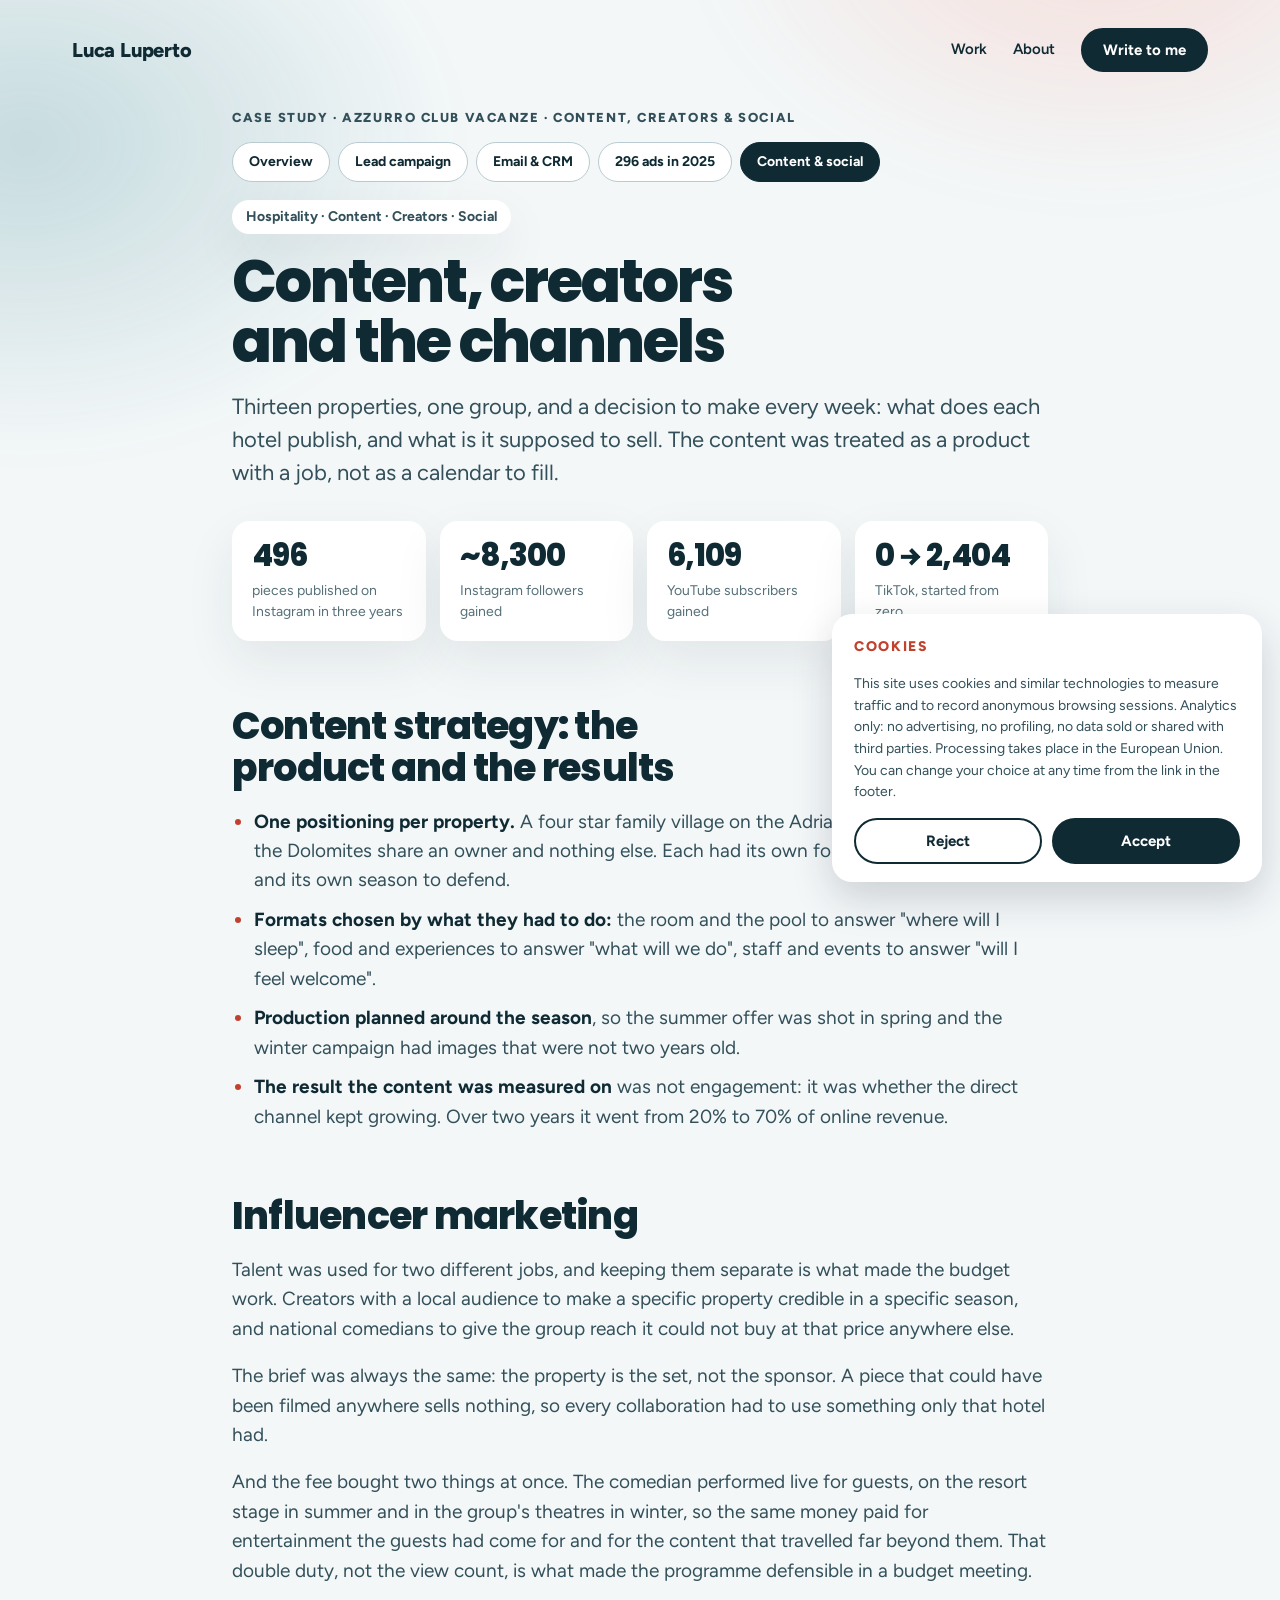
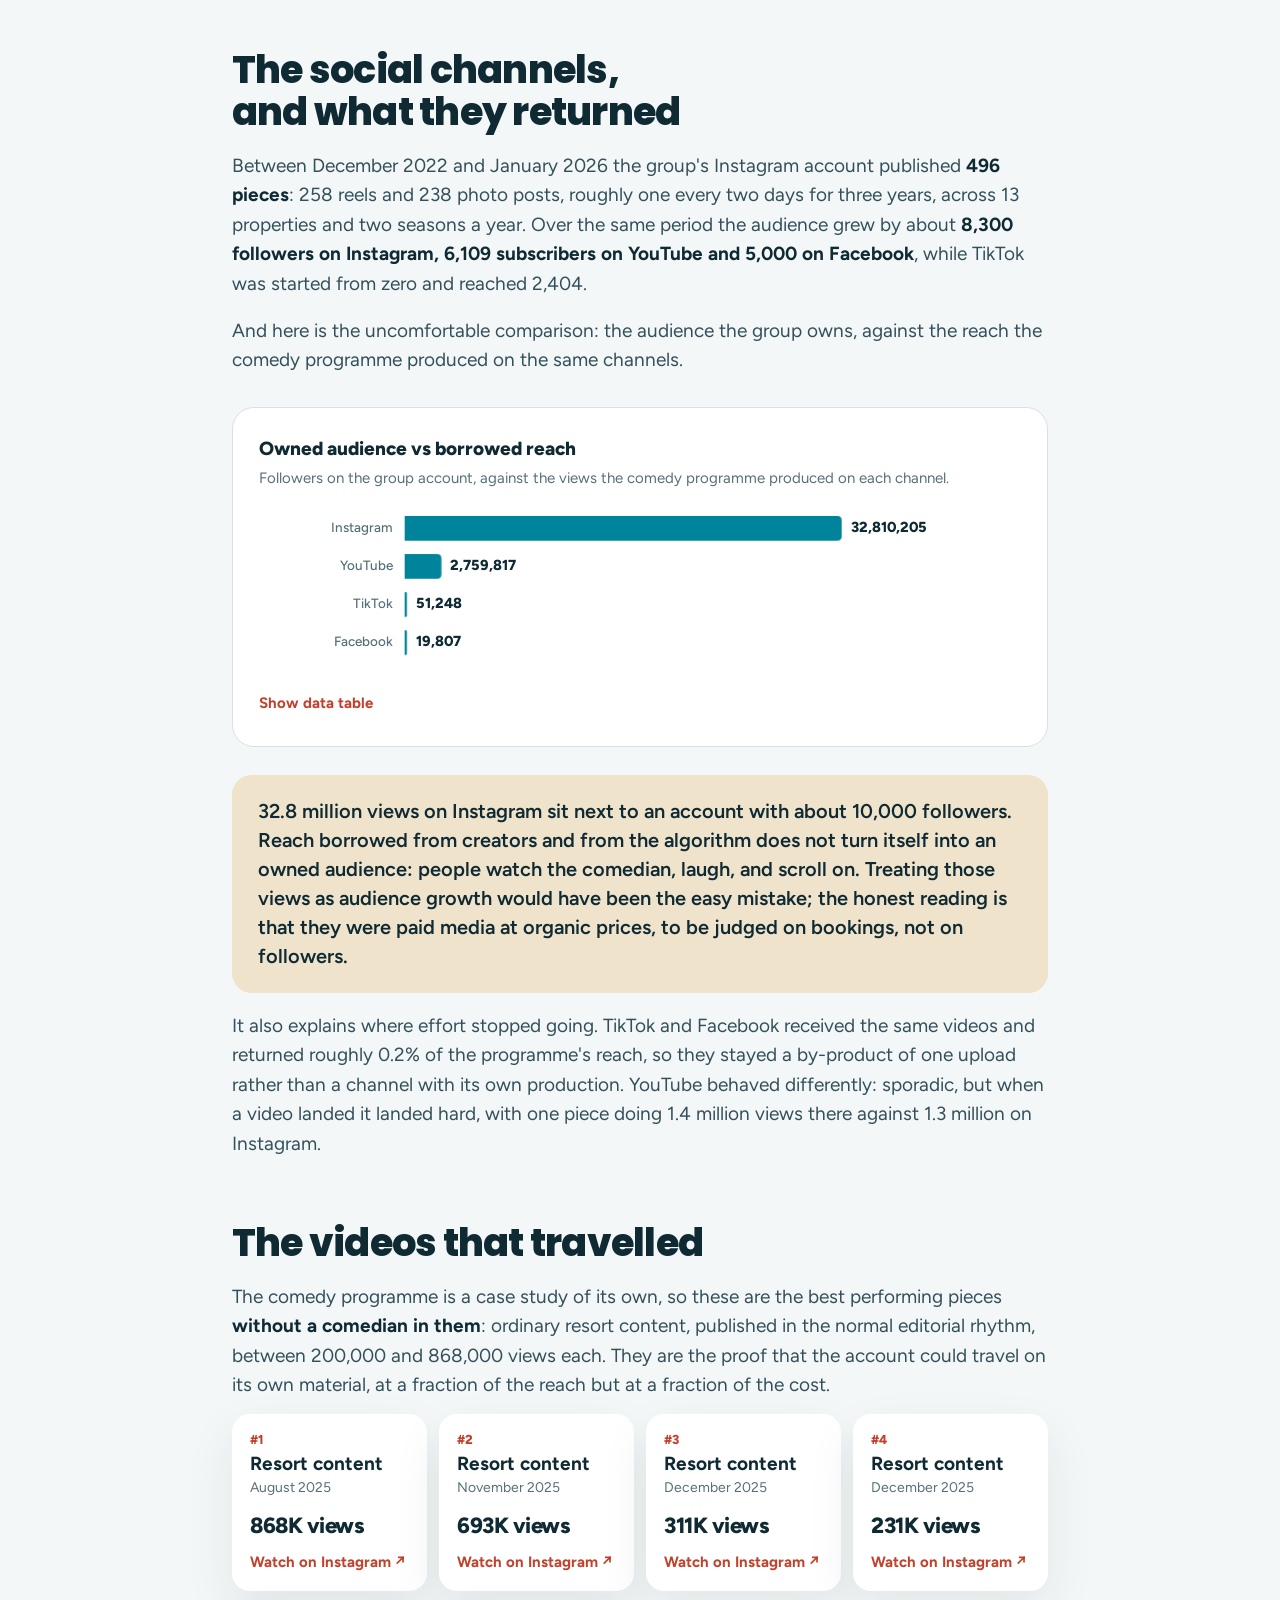
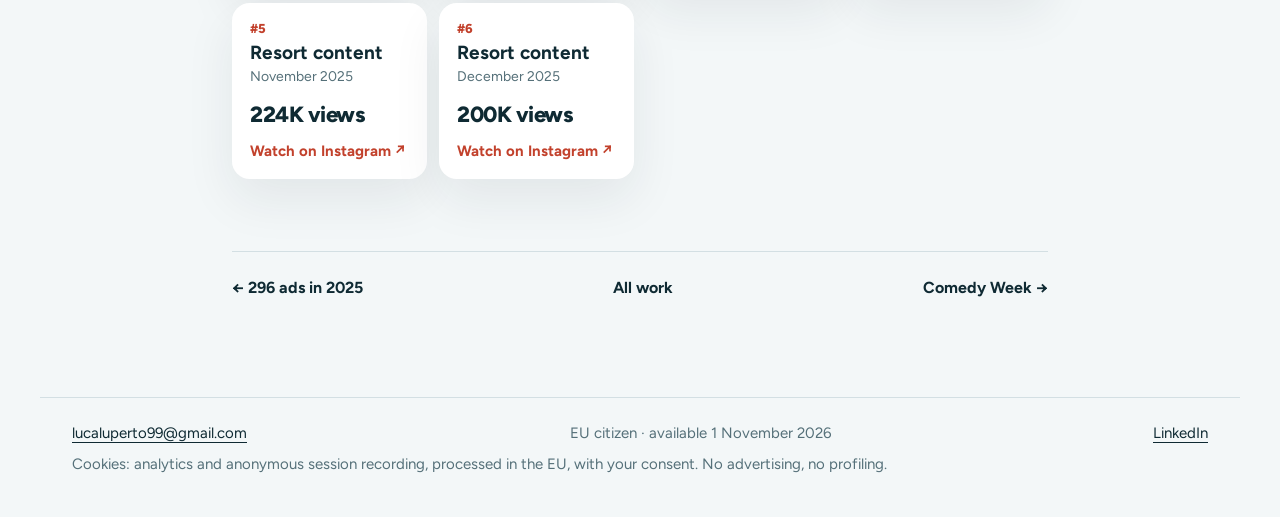
<file: azzurro-content.html>
<!doctype html>
<html lang="en">
<head>
<meta charset="utf-8">
<meta name="viewport" content="width=device-width, initial-scale=1">
<title>Content & social · Azzurro Club Vacanze · Luca Luperto</title>
<meta name="description" content="One positioning per property, creators with a job, and what 496 pieces on the group's social channels returned.">
<meta property="og:title" content="Content & social · Azzurro Club Vacanze · Luca Luperto">
<meta property="og:description" content="One positioning per property, creators with a job, and what 496 pieces on the group's social channels returned.">
<meta property="og:image" content="https://lucaluperto.it/og.png">
<meta property="og:type" content="website">
<meta property="og:url" content="https://lucaluperto.it/azzurro-content.html">
<meta name="twitter:card" content="summary_large_image">
<meta name="author" content="Luca Luperto">
<meta name="robots" content="index, follow, max-image-preview:large">
<link rel="canonical" href="https://lucaluperto.it/azzurro-content.html">
<link rel="preconnect" href="https://fonts.googleapis.com">
<link rel="preconnect" href="https://fonts.gstatic.com" crossorigin>
<link href="https://fonts.googleapis.com/css2?family=Figtree:wght@400;600;700;800&family=Poppins:wght@600;700;800&display=swap" rel="stylesheet">
<script>document.documentElement.classList.add("js");if(/^(localhost|127\.0\.0\.1|)$/.test(location.hostname))document.documentElement.classList.add("dev");</script>
<link rel="stylesheet" href="b2.css?v=16">
<link rel="stylesheet" href="palettes.css?v=4">
<link rel="icon" href="data:image/svg+xml,<svg xmlns='http://www.w3.org/2000/svg' viewBox='0 0 100 100'><rect width='100' height='100' rx='0' fill='%23c4341c'/><path d='M16 20h15v44h28v16H16z' fill='white'/><path d='M84 80H69V36H41V20h43z' fill='white' fill-opacity='0.55'/></svg>">
<script>
(function () {
  var KEY = 'll-analytics';
  var started = false;

  function read() { try { return localStorage.getItem(KEY); } catch (e) { return null; } }
  function write(v) { try { localStorage.setItem(KEY, v); } catch (e) {} }

  // PostHog non viene nemmeno scaricato finche' non c'e' un si'.
  function start() {
    if (started) return;
    started = true;
    !function(t,e){var o,n,p,r;e.__SV||(window.posthog && window.posthog.__loaded)||(window.posthog=e,e._i=[],e.init=function(i,s,a){function g(t,e){var o=e.split(".");2==o.length&&(t=t[o[0]],e=o[1]),t[e]=function(){t.push([e].concat(Array.prototype.slice.call(arguments,0)))}}p||((p=t.createElement("script")).type="text/javascript",p.crossOrigin="anonymous",p.async=!0,p.src=s.api_host.replace(".i.posthog.com","-assets.i.posthog.com")+"/static/array.js",p.onerror=function(){p=null},(r=t.getElementsByTagName("script")[0]).parentNode.insertBefore(p,r));var u=e;for(void 0!==a?u=e[a]=[]:a="posthog",u.people=u.people||[],Object.defineProperty(u,"toString",{configurable:!0,enumerable:!0,writable:!0,value:function(t){var e="posthog";return"posthog"!==a&&(e+="."+a),t||(e+=" (stub)"),e}}),Object.defineProperty(u.people,"toString",{configurable:!0,enumerable:!0,writable:!0,value:function(){return u.toString(1)+".people (stub)"}}),o="init capture register register_once register_for_session unregister unregister_for_session getFeatureFlag getFeatureFlagResult isFeatureEnabled reloadFeatureFlags updateEarlyAccessFeatureEnrollment getEarlyAccessFeatures on onFeatureFlags onSessionId getSurveys getActiveMatchingSurveys renderSurvey canRenderSurvey getNextSurveyStep identify setPersonProperties group resetGroups setPersonPropertiesForFlags resetPersonPropertiesForFlags setGroupPropertiesForFlags resetGroupPropertiesForFlags reset get_distinct_id getGroups get_session_id get_session_replay_url alias set_config startSessionRecording stopSessionRecording sessionRecordingStarted captureException loadToolbar get_property getSessionProperty createPersonProfile opt_in_capturing opt_out_capturing has_opted_in_capturing has_opted_out_capturing clear_opt_in_out_capturing debug".split(" "),n=0;n<o.length;n++)g(u,o[n]);e._i.push([i,s,a])},e.__SV=1)}(document,window.posthog||[]);
    posthog.init('phc_v96eDoyRSB9aAFanDd546SFta744k8Ng2YSQQuPfHL4T', {
      api_host: 'https://eu.i.posthog.com',
      defaults: '2026-05-30'
    })
  }

  // un no non lascia in giro quello che un si' precedente aveva scritto
  function purge() {
    try {
      document.cookie.split(';').forEach(function (c) {
        var n = c.split('=')[0].trim();
        if (n.indexOf('ph_') === 0) {
          document.cookie = n + '=; expires=Thu, 01 Jan 1970 00:00:00 GMT; path=/';
        }
      });
      Object.keys(localStorage).forEach(function (k) {
        if (k.indexOf('ph_') === 0) { localStorage.removeItem(k); }
      });
    } catch (e) {}
  }

  function syncLink() {
    var b = document.querySelector('.clink');
    if (b) { b.hidden = !read(); }
  }

  function ask() {
    var ex = document.querySelector('.consent');
    if (ex) {                      // gia' aperta: la faccio notare invece di non fare nulla
      ex.classList.remove('pulse');
      void ex.offsetWidth;
      ex.classList.add('pulse');
      return;
    }
    var w = document.createElement('div');
    w.className = 'consent';
    w.setAttribute('role', 'dialog');
    w.setAttribute('aria-label', 'Cookies');
    w.innerHTML =
      '<p class="consent-h">Cookies</p>' +
      '<p>This site uses cookies and similar technologies to measure traffic and to ' +
      'record anonymous browsing sessions. Analytics only: no advertising, no profiling, ' +
      'no data sold or shared with third parties. Processing takes place in the European ' +
      'Union. You can change your choice at any time from the link in the footer.</p>' +
      '<div class="consent-b">' +
      '<button type="button" data-a="no">Reject</button>' +
      '<button type="button" class="yes" data-a="yes">Accept</button>' +
      '</div>';
    document.body.appendChild(w);
    requestAnimationFrame(function () { w.classList.add('in'); });
    w.addEventListener('click', function (e) {
      var t = e.target;
      while (t && t !== w && !(t.tagName === 'BUTTON' && t.getAttribute('data-a'))) { t = t.parentNode; }
      if (!t || t === w) return;
      var v = t.getAttribute('data-a');
      write(v);
      w.parentNode.removeChild(w);
      syncLink();
      if (v === 'yes') { start(); } else { purge(); }
    });
  }

  // il link "Change" nel footer: ritirare il consenso costa un clic come darlo
  window.llAnalytics = function () {
    try { localStorage.removeItem(KEY); } catch (e) {}
    ask();
  };

  function boot() {
    syncLink();
    var c = read();
    if (c === 'yes') { start(); }
    else if (c !== 'no') { ask(); }
  }

  if (document.readyState === 'loading') {
    document.addEventListener('DOMContentLoaded', boot);
  } else {
    boot();
  }
})();
</script>
</head>
<body>
<div class="page">
<div class="aura" aria-hidden="true"></div>

<header class="site"><div class="w">
  <a class="name" href="index.html">Luca Luperto</a>
  <nav aria-label="Main">
    <a href="index.html#work">Work</a>
    <a href="index.html#about">About</a>
    <a class="pill dark" href="index.html#contact">Write to me</a>
  </nav>
</div></header>

<main class="case-page">
<article class="w col">
<p class="eyebrow">Case study · Azzurro Club Vacanze · Content, creators &amp; social</p>
<nav class="series" aria-label="Azzurro Club Vacanze case studies"><a href="azzurro-ads.html">Overview</a><a href="azzurro-lead-campaign.html">Lead campaign</a><a href="azzurro-email-crm.html">Email &amp; CRM</a><a href="azzurro-ads-2025.html">296 ads in 2025</a><a href="azzurro-content.html" aria-current="page">Content &amp; social</a></nav>
<p class="sector">Hospitality · Content · Creators · Social</p>
<h1>Content, creators and the channels</h1>
<p class="lede">Thirteen properties, one group, and a decision to make every week: what does each hotel publish, and what is it supposed to sell. The content was treated as a product with a job, not as a calendar to fill.</p>
<div class="stats">
  <div class="stat"><b>496</b><span>pieces published on Instagram in three years</span></div>
  <div class="stat"><b>~8,300</b><span>Instagram followers gained</span></div>
  <div class="stat"><b>6,109</b><span>YouTube subscribers gained</span></div>
  <div class="stat"><b>0 &rarr; 2,404</b><span>TikTok, started from zero</span></div>
</div>

<h2>Content strategy: the product and the results</h2>

<ul class="clean">
  <li><b>One positioning per property.</b> A four star family village on the Adriatic and a five star hotel in the Dolomites share an owner and nothing else. Each had its own formats, its own promise and its own season to defend.</li>
  <li><b>Formats chosen by what they had to do:</b> the room and the pool to answer "where will I sleep", food and experiences to answer "what will we do", staff and events to answer "will I feel welcome".</li>
  <li><b>Production planned around the season</b>, so the summer offer was shot in spring and the winter campaign had images that were not two years old.</li>
  <li><b>The result the content was measured on</b> was not engagement: it was whether the direct channel kept growing. Over two years it went from 20% to 70% of online revenue.</li>
</ul>

<h2>Influencer marketing</h2>
<p>Talent was used for two different jobs, and keeping them separate is what made the budget work. Creators with a local audience to make a specific property credible in a specific season, and national comedians to give the group reach it could not buy at that price anywhere else.</p>
<p>The brief was always the same: the property is the set, not the sponsor. A piece that could have been filmed anywhere sells nothing, so every collaboration had to use something only that hotel had.</p>
<p>And the fee bought two things at once. The comedian performed live for guests, on the resort stage in summer and in the group's theatres in winter, so the same money paid for entertainment the guests had come for and for the content that travelled far beyond them. That double duty, not the view count, is what made the programme defensible in a budget meeting.</p>

<h2>The social channels, and what they returned</h2>
<p>Between December 2022 and January 2026 the group's Instagram account published <b>496 pieces</b>: 258 reels and 238 photo posts, roughly one every two days for three years, across 13 properties and two seasons a year. Over the same period the audience grew by about <b>8,300 followers on Instagram, 6,109 subscribers on YouTube and 5,000 on Facebook</b>, while TikTok was started from zero and reached 2,404.</p>
<p>And here is the uncomfortable comparison: the audience the group owns, against the reach the comedy programme produced on the same channels.</p>
<figure><figcaption>Owned audience vs borrowed reach</figcaption><div class="sub">Followers on the group account, against the views the comedy programme produced on each channel.</div><svg class="chart chart-h" viewBox="0 0 680 144" role="img"><text x="120" y="22.0" text-anchor="end">Instagram</text><path class="bar" d="M130,8 H516 Q520,8 520,12 V26 Q520,30 516,30 H130 Z" tabindex="0" data-tip="Instagram: 32,810,205 programme views, ~10,300 followers"/><text class="val" x="528.0" y="22.0">32,810,205</text><text x="120" y="56.0" text-anchor="end">YouTube</text><path class="bar" d="M130,42 H158.8 Q162.8,42 162.8,46 V60 Q162.8,64 158.8,64 H130 Z" tabindex="0" data-tip="YouTube: 2,759,817 programme views"/><text class="val" x="170.8" y="56.0">2,759,817</text><text x="120" y="90.0" text-anchor="end">TikTok</text><path class="bar" d="M130,76 H131 Q132,76 132,77 V97 Q132,98 131,98 H130 Z" tabindex="0" data-tip="TikTok: 51,248 programme views, 2,404 followers"/><text class="val" x="140.0" y="90.0">51,248</text><text x="120" y="124.0" text-anchor="end">Facebook</text><path class="bar" d="M130,110 H131 Q132,110 132,111 V131 Q132,132 131,132 H130 Z" tabindex="0" data-tip="Facebook: 19,807 programme views"/><text class="val" x="140.0" y="124.0">19,807</text></svg>
<details><summary>Show data table</summary><div class="table-scroll"><table><thead><tr><th class="">Channel</th><th class="n">Followers gained</th><th class="n">Posts published</th><th class="n">Views from the programme</th></tr></thead><tbody><tr><td class="">Instagram</td><td class="n">+8,300 &rarr; 10,300</td><td class="n">496</td><td class="n">32,810,205</td></tr><tr><td class="">YouTube</td><td class="n">+6,109</td><td class="n">—</td><td class="n">2,759,817</td></tr><tr><td class="">Facebook</td><td class="n">+5,000</td><td class="n">—</td><td class="n">19,807</td></tr><tr><td class="">TikTok</td><td class="n">2,404 (from zero)</td><td class="n">—</td><td class="n">51,248</td></tr></tbody></table></div></details></figure>
<div class="insight"><p>32.8 million views on Instagram sit next to an account with about 10,000 followers. Reach borrowed from creators and from the algorithm does not turn itself into an owned audience: people watch the comedian, laugh, and scroll on. Treating those views as audience growth would have been the easy mistake; the honest reading is that they were paid media at organic prices, to be judged on bookings, not on followers.</p></div>
<p>It also explains where effort stopped going. TikTok and Facebook received the same videos and returned roughly 0.2% of the programme's reach, so they stayed a by-product of one upload rather than a channel with its own production. YouTube behaved differently: sporadic, but when a video landed it landed hard, with one piece doing 1.4 million views there against 1.3 million on Instagram.</p>

<h2>The videos that travelled</h2>
<p>The comedy programme is a case study of its own, so these are the best performing pieces <b>without a comedian in them</b>: ordinary resort content, published in the normal editorial rhythm, between 200,000 and 868,000 views each. They are the proof that the account could travel on its own material, at a fraction of the reach but at a fraction of the cost.</p>
<div class="reels"><a class="reel" href="https://www.instagram.com/azzurroclubvacanze/reel/DNz7z-o2OI8/"><span class="rank">#1</span>
      <b>Resort content</b><span class="muted">August 2025</span>
      <span class="reel-n">868K views</span>
      <span class="go">Watch on Instagram &#8599;</span></a><a class="reel" href="https://www.instagram.com/azzurroclubvacanze/reel/DQvpLzcD0UA/"><span class="rank">#2</span>
      <b>Resort content</b><span class="muted">November 2025</span>
      <span class="reel-n">693K views</span>
      <span class="go">Watch on Instagram &#8599;</span></a><a class="reel" href="https://www.instagram.com/azzurroclubvacanze/reel/DSITLCJjylN/"><span class="rank">#3</span>
      <b>Resort content</b><span class="muted">December 2025</span>
      <span class="reel-n">311K views</span>
      <span class="go">Watch on Instagram &#8599;</span></a><a class="reel" href="https://www.instagram.com/azzurroclubvacanze/reel/DSkDTFCDZki/"><span class="rank">#4</span>
      <b>Resort content</b><span class="muted">December 2025</span>
      <span class="reel-n">231K views</span>
      <span class="go">Watch on Instagram &#8599;</span></a><a class="reel" href="https://www.instagram.com/azzurroclubvacanze/reel/DRfHBqDk4SO/"><span class="rank">#5</span>
      <b>Resort content</b><span class="muted">November 2025</span>
      <span class="reel-n">224K views</span>
      <span class="go">Watch on Instagram &#8599;</span></a><a class="reel" href="https://www.instagram.com/azzurroclubvacanze/reel/DSC7saIjANA/"><span class="rank">#6</span>
      <b>Resort content</b><span class="muted">December 2025</span>
      <span class="reel-n">200K views</span>
      <span class="go">Watch on Instagram &#8599;</span></a></div>

<div class="next"><a href="azzurro-ads-2025.html">&larr; 296 ads in 2025</a><a href="index.html">All work</a><a href="comedy-week.html">Comedy Week &rarr;</a></div>
</article>
</main>

<footer class="site"><div class="w">
  <span><a href="mailto:lucaluperto99@gmail.com">lucaluperto99@gmail.com</a></span>
  <span>EU citizen · available 1 November 2026</span>
  <span><a href="https://www.linkedin.com/in/lupertoluca">LinkedIn</a></span>
  <span>Cookies: analytics and anonymous session recording, processed in the EU, with your consent. No advertising, no profiling. <button type="button" class="clink" onclick="llAnalytics()" hidden>Cookie settings</button></span>
</div></footer>
</div>
<script src="tip.js"></script>
<script src="b2.js?v=3"></script>
</body>
</html>
</file>
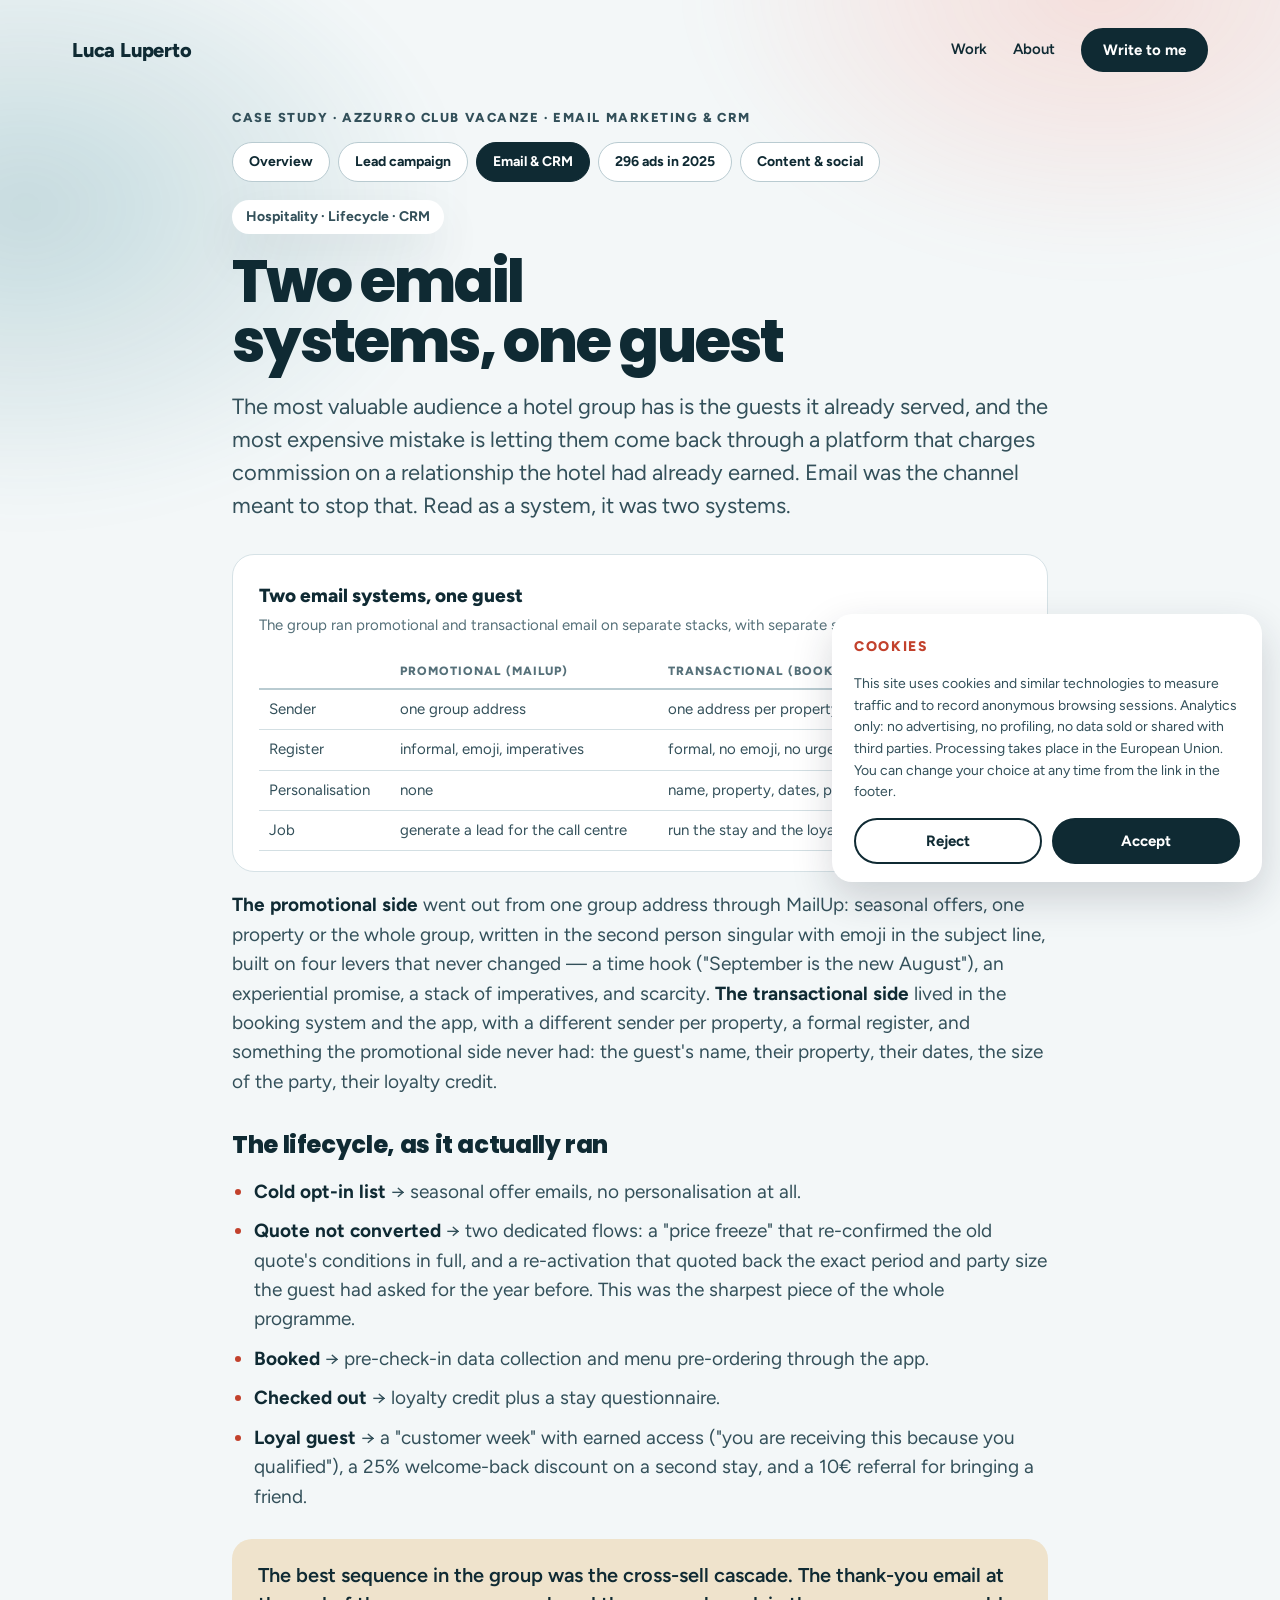
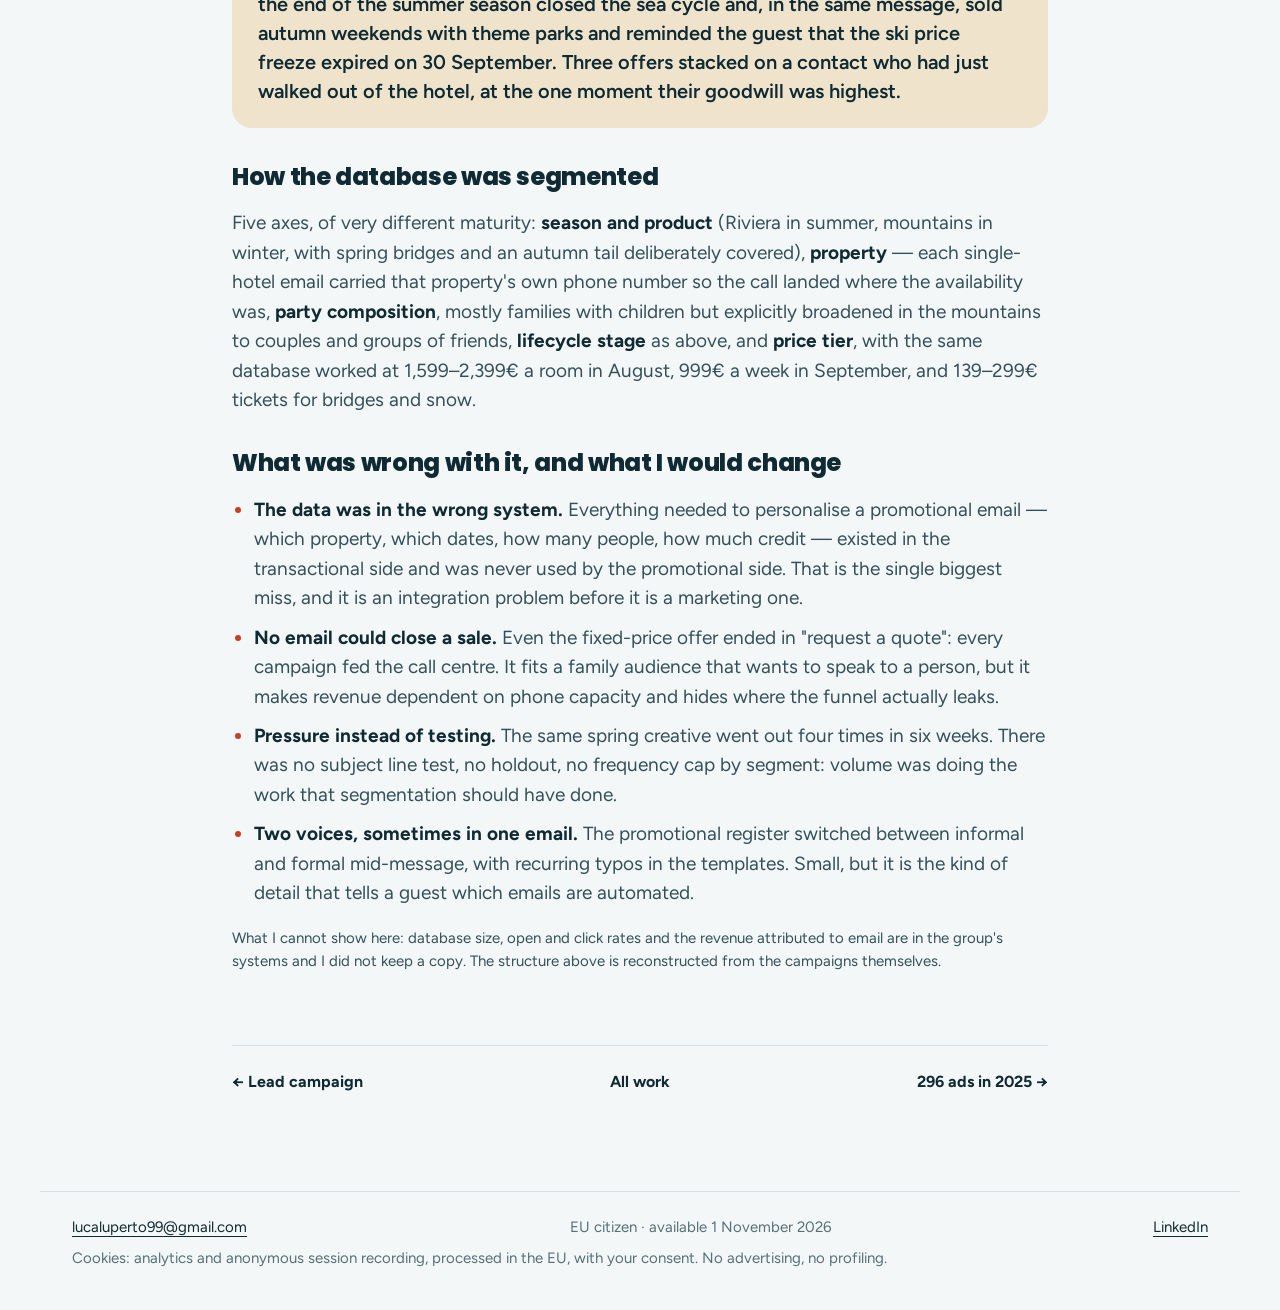
<file: azzurro-email-crm.html>
<!doctype html>
<html lang="en">
<head>
<meta charset="utf-8">
<meta name="viewport" content="width=device-width, initial-scale=1">
<title>Email & CRM · Azzurro Club Vacanze · Luca Luperto</title>
<meta name="description" content="Promotional and transactional email ran on separate stacks: the lifecycle as it actually ran, and what I would change.">
<meta property="og:title" content="Email & CRM · Azzurro Club Vacanze · Luca Luperto">
<meta property="og:description" content="Promotional and transactional email ran on separate stacks: the lifecycle as it actually ran, and what I would change.">
<meta property="og:image" content="https://lucaluperto.it/og.png">
<meta property="og:type" content="website">
<meta property="og:url" content="https://lucaluperto.it/azzurro-email-crm.html">
<meta name="twitter:card" content="summary_large_image">
<meta name="author" content="Luca Luperto">
<meta name="robots" content="index, follow, max-image-preview:large">
<link rel="canonical" href="https://lucaluperto.it/azzurro-email-crm.html">
<link rel="preconnect" href="https://fonts.googleapis.com">
<link rel="preconnect" href="https://fonts.gstatic.com" crossorigin>
<link href="https://fonts.googleapis.com/css2?family=Figtree:wght@400;600;700;800&family=Poppins:wght@600;700;800&display=swap" rel="stylesheet">
<script>document.documentElement.classList.add("js");if(/^(localhost|127\.0\.0\.1|)$/.test(location.hostname))document.documentElement.classList.add("dev");</script>
<link rel="stylesheet" href="b2.css?v=16">
<link rel="stylesheet" href="palettes.css?v=4">
<link rel="icon" href="data:image/svg+xml,<svg xmlns='http://www.w3.org/2000/svg' viewBox='0 0 100 100'><rect width='100' height='100' rx='0' fill='%23c4341c'/><path d='M16 20h15v44h28v16H16z' fill='white'/><path d='M84 80H69V36H41V20h43z' fill='white' fill-opacity='0.55'/></svg>">
<script>
(function () {
  var KEY = 'll-analytics';
  var started = false;

  function read() { try { return localStorage.getItem(KEY); } catch (e) { return null; } }
  function write(v) { try { localStorage.setItem(KEY, v); } catch (e) {} }

  // PostHog non viene nemmeno scaricato finche' non c'e' un si'.
  function start() {
    if (started) return;
    started = true;
    !function(t,e){var o,n,p,r;e.__SV||(window.posthog && window.posthog.__loaded)||(window.posthog=e,e._i=[],e.init=function(i,s,a){function g(t,e){var o=e.split(".");2==o.length&&(t=t[o[0]],e=o[1]),t[e]=function(){t.push([e].concat(Array.prototype.slice.call(arguments,0)))}}p||((p=t.createElement("script")).type="text/javascript",p.crossOrigin="anonymous",p.async=!0,p.src=s.api_host.replace(".i.posthog.com","-assets.i.posthog.com")+"/static/array.js",p.onerror=function(){p=null},(r=t.getElementsByTagName("script")[0]).parentNode.insertBefore(p,r));var u=e;for(void 0!==a?u=e[a]=[]:a="posthog",u.people=u.people||[],Object.defineProperty(u,"toString",{configurable:!0,enumerable:!0,writable:!0,value:function(t){var e="posthog";return"posthog"!==a&&(e+="."+a),t||(e+=" (stub)"),e}}),Object.defineProperty(u.people,"toString",{configurable:!0,enumerable:!0,writable:!0,value:function(){return u.toString(1)+".people (stub)"}}),o="init capture register register_once register_for_session unregister unregister_for_session getFeatureFlag getFeatureFlagResult isFeatureEnabled reloadFeatureFlags updateEarlyAccessFeatureEnrollment getEarlyAccessFeatures on onFeatureFlags onSessionId getSurveys getActiveMatchingSurveys renderSurvey canRenderSurvey getNextSurveyStep identify setPersonProperties group resetGroups setPersonPropertiesForFlags resetPersonPropertiesForFlags setGroupPropertiesForFlags resetGroupPropertiesForFlags reset get_distinct_id getGroups get_session_id get_session_replay_url alias set_config startSessionRecording stopSessionRecording sessionRecordingStarted captureException loadToolbar get_property getSessionProperty createPersonProfile opt_in_capturing opt_out_capturing has_opted_in_capturing has_opted_out_capturing clear_opt_in_out_capturing debug".split(" "),n=0;n<o.length;n++)g(u,o[n]);e._i.push([i,s,a])},e.__SV=1)}(document,window.posthog||[]);
    posthog.init('phc_v96eDoyRSB9aAFanDd546SFta744k8Ng2YSQQuPfHL4T', {
      api_host: 'https://eu.i.posthog.com',
      defaults: '2026-05-30'
    })
  }

  // un no non lascia in giro quello che un si' precedente aveva scritto
  function purge() {
    try {
      document.cookie.split(';').forEach(function (c) {
        var n = c.split('=')[0].trim();
        if (n.indexOf('ph_') === 0) {
          document.cookie = n + '=; expires=Thu, 01 Jan 1970 00:00:00 GMT; path=/';
        }
      });
      Object.keys(localStorage).forEach(function (k) {
        if (k.indexOf('ph_') === 0) { localStorage.removeItem(k); }
      });
    } catch (e) {}
  }

  function syncLink() {
    var b = document.querySelector('.clink');
    if (b) { b.hidden = !read(); }
  }

  function ask() {
    var ex = document.querySelector('.consent');
    if (ex) {                      // gia' aperta: la faccio notare invece di non fare nulla
      ex.classList.remove('pulse');
      void ex.offsetWidth;
      ex.classList.add('pulse');
      return;
    }
    var w = document.createElement('div');
    w.className = 'consent';
    w.setAttribute('role', 'dialog');
    w.setAttribute('aria-label', 'Cookies');
    w.innerHTML =
      '<p class="consent-h">Cookies</p>' +
      '<p>This site uses cookies and similar technologies to measure traffic and to ' +
      'record anonymous browsing sessions. Analytics only: no advertising, no profiling, ' +
      'no data sold or shared with third parties. Processing takes place in the European ' +
      'Union. You can change your choice at any time from the link in the footer.</p>' +
      '<div class="consent-b">' +
      '<button type="button" data-a="no">Reject</button>' +
      '<button type="button" class="yes" data-a="yes">Accept</button>' +
      '</div>';
    document.body.appendChild(w);
    requestAnimationFrame(function () { w.classList.add('in'); });
    w.addEventListener('click', function (e) {
      var t = e.target;
      while (t && t !== w && !(t.tagName === 'BUTTON' && t.getAttribute('data-a'))) { t = t.parentNode; }
      if (!t || t === w) return;
      var v = t.getAttribute('data-a');
      write(v);
      w.parentNode.removeChild(w);
      syncLink();
      if (v === 'yes') { start(); } else { purge(); }
    });
  }

  // il link "Change" nel footer: ritirare il consenso costa un clic come darlo
  window.llAnalytics = function () {
    try { localStorage.removeItem(KEY); } catch (e) {}
    ask();
  };

  function boot() {
    syncLink();
    var c = read();
    if (c === 'yes') { start(); }
    else if (c !== 'no') { ask(); }
  }

  if (document.readyState === 'loading') {
    document.addEventListener('DOMContentLoaded', boot);
  } else {
    boot();
  }
})();
</script>
</head>
<body>
<div class="page">
<div class="aura" aria-hidden="true"></div>

<header class="site"><div class="w">
  <a class="name" href="index.html">Luca Luperto</a>
  <nav aria-label="Main">
    <a href="index.html#work">Work</a>
    <a href="index.html#about">About</a>
    <a class="pill dark" href="index.html#contact">Write to me</a>
  </nav>
</div></header>

<main class="case-page">
<article class="w col">
<p class="eyebrow">Case study · Azzurro Club Vacanze · Email marketing &amp; CRM</p>
<nav class="series" aria-label="Azzurro Club Vacanze case studies"><a href="azzurro-ads.html">Overview</a><a href="azzurro-lead-campaign.html">Lead campaign</a><a href="azzurro-email-crm.html" aria-current="page">Email &amp; CRM</a><a href="azzurro-ads-2025.html">296 ads in 2025</a><a href="azzurro-content.html">Content &amp; social</a></nav>
<p class="sector">Hospitality · Lifecycle · CRM</p>
<h1>Two email systems, one guest</h1>
<p class="lede">The most valuable audience a hotel group has is the guests it already served, and the most expensive mistake is letting them come back through a platform that charges commission on a relationship the hotel had already earned. Email was the channel meant to stop that. Read as a system, it was two systems.</p>



<figure><figcaption>Two email systems, one guest</figcaption><div class="sub">The group ran promotional and transactional email on separate stacks, with separate senders and separate data.</div><div class="table-scroll"><table><thead><tr><th class=""></th><th class="">Promotional (MailUp)</th><th class="">Transactional (booking system &amp; app)</th></tr></thead><tbody><tr><td class="">Sender</td><td class="">one group address</td><td class="">one address per property</td></tr><tr><td class="">Register</td><td class="">informal, emoji, imperatives</td><td class="">formal, no emoji, no urgency</td></tr><tr><td class="">Personalisation</td><td class="">none</td><td class="">name, property, dates, party size, loyalty credit</td></tr><tr><td class="">Job</td><td class="">generate a lead for the call centre</td><td class="">run the stay and the loyalty loop</td></tr></tbody></table></div></figure>

<p><b>The promotional side</b> went out from one group address through MailUp: seasonal offers, one property or the whole group, written in the second person singular with emoji in the subject line, built on four levers that never changed — a time hook ("September is the new August"), an experiential promise, a stack of imperatives, and scarcity. <b>The transactional side</b> lived in the booking system and the app, with a different sender per property, a formal register, and something the promotional side never had: the guest's name, their property, their dates, the size of the party, their loyalty credit.</p>

<h3>The lifecycle, as it actually ran</h3>
<ul class="clean">
  <li><b>Cold opt-in list</b> &rarr; seasonal offer emails, no personalisation at all.</li>
  <li><b>Quote not converted</b> &rarr; two dedicated flows: a "price freeze" that re-confirmed the old quote's conditions in full, and a re-activation that quoted back the exact period and party size the guest had asked for the year before. This was the sharpest piece of the whole programme.</li>
  <li><b>Booked</b> &rarr; pre-check-in data collection and menu pre-ordering through the app.</li>
  <li><b>Checked out</b> &rarr; loyalty credit plus a stay questionnaire.</li>
  <li><b>Loyal guest</b> &rarr; a "customer week" with earned access ("you are receiving this because you qualified"), a 25% welcome-back discount on a second stay, and a 10€ referral for bringing a friend.</li>
</ul>

<div class="insight"><p>The best sequence in the group was the cross-sell cascade. The thank-you email at the end of the summer season closed the sea cycle and, in the same message, sold autumn weekends with theme parks and reminded the guest that the ski price freeze expired on 30 September. Three offers stacked on a contact who had just walked out of the hotel, at the one moment their goodwill was highest.</p></div>

<h3>How the database was segmented</h3>
<p>Five axes, of very different maturity: <b>season and product</b> (Riviera in summer, mountains in winter, with spring bridges and an autumn tail deliberately covered), <b>property</b> — each single-hotel email carried that property's own phone number so the call landed where the availability was, <b>party composition</b>, mostly families with children but explicitly broadened in the mountains to couples and groups of friends, <b>lifecycle stage</b> as above, and <b>price tier</b>, with the same database worked at 1,599–2,399€ a room in August, 999€ a week in September, and 139–299€ tickets for bridges and snow.</p>

<h3>What was wrong with it, and what I would change</h3>
<ul class="clean">
  <li><b>The data was in the wrong system.</b> Everything needed to personalise a promotional email — which property, which dates, how many people, how much credit — existed in the transactional side and was never used by the promotional side. That is the single biggest miss, and it is an integration problem before it is a marketing one.</li>
  <li><b>No email could close a sale.</b> Even the fixed-price offer ended in "request a quote": every campaign fed the call centre. It fits a family audience that wants to speak to a person, but it makes revenue dependent on phone capacity and hides where the funnel actually leaks.</li>
  <li><b>Pressure instead of testing.</b> The same spring creative went out four times in six weeks. There was no subject line test, no holdout, no frequency cap by segment: volume was doing the work that segmentation should have done.</li>
  <li><b>Two voices, sometimes in one email.</b> The promotional register switched between informal and formal mid-message, with recurring typos in the templates. Small, but it is the kind of detail that tells a guest which emails are automated.</li>
</ul>
<p class="muted">What I cannot show here: database size, open and click rates and the revenue attributed to email are in the group's systems and I did not keep a copy. The structure above is reconstructed from the campaigns themselves.</p>

<div class="next"><a href="azzurro-lead-campaign.html">&larr; Lead campaign</a><a href="index.html">All work</a><a href="azzurro-ads-2025.html">296 ads in 2025 &rarr;</a></div>
</article>
</main>

<footer class="site"><div class="w">
  <span><a href="mailto:lucaluperto99@gmail.com">lucaluperto99@gmail.com</a></span>
  <span>EU citizen · available 1 November 2026</span>
  <span><a href="https://www.linkedin.com/in/lupertoluca">LinkedIn</a></span>
  <span>Cookies: analytics and anonymous session recording, processed in the EU, with your consent. No advertising, no profiling. <button type="button" class="clink" onclick="llAnalytics()" hidden>Cookie settings</button></span>
</div></footer>
</div>
<script src="tip.js"></script>
<script src="b2.js?v=3"></script>
</body>
</html>
</file>
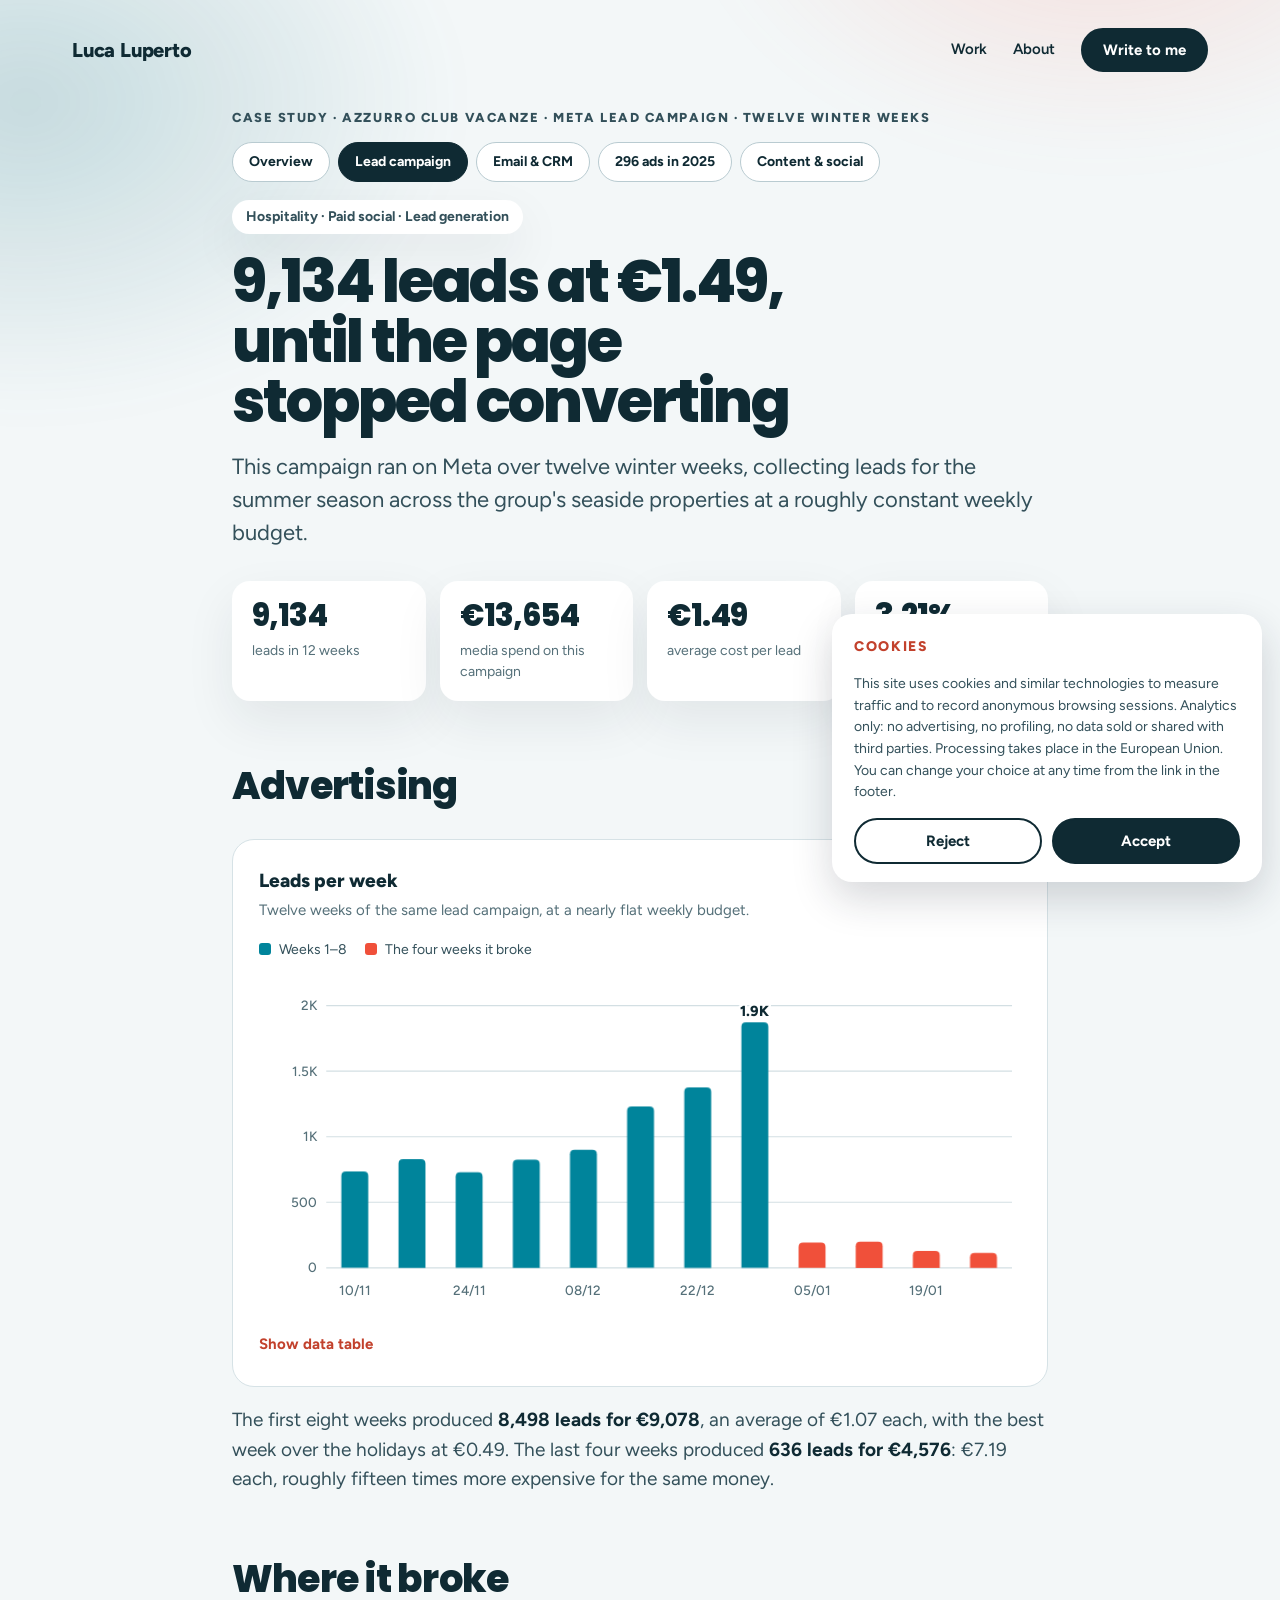
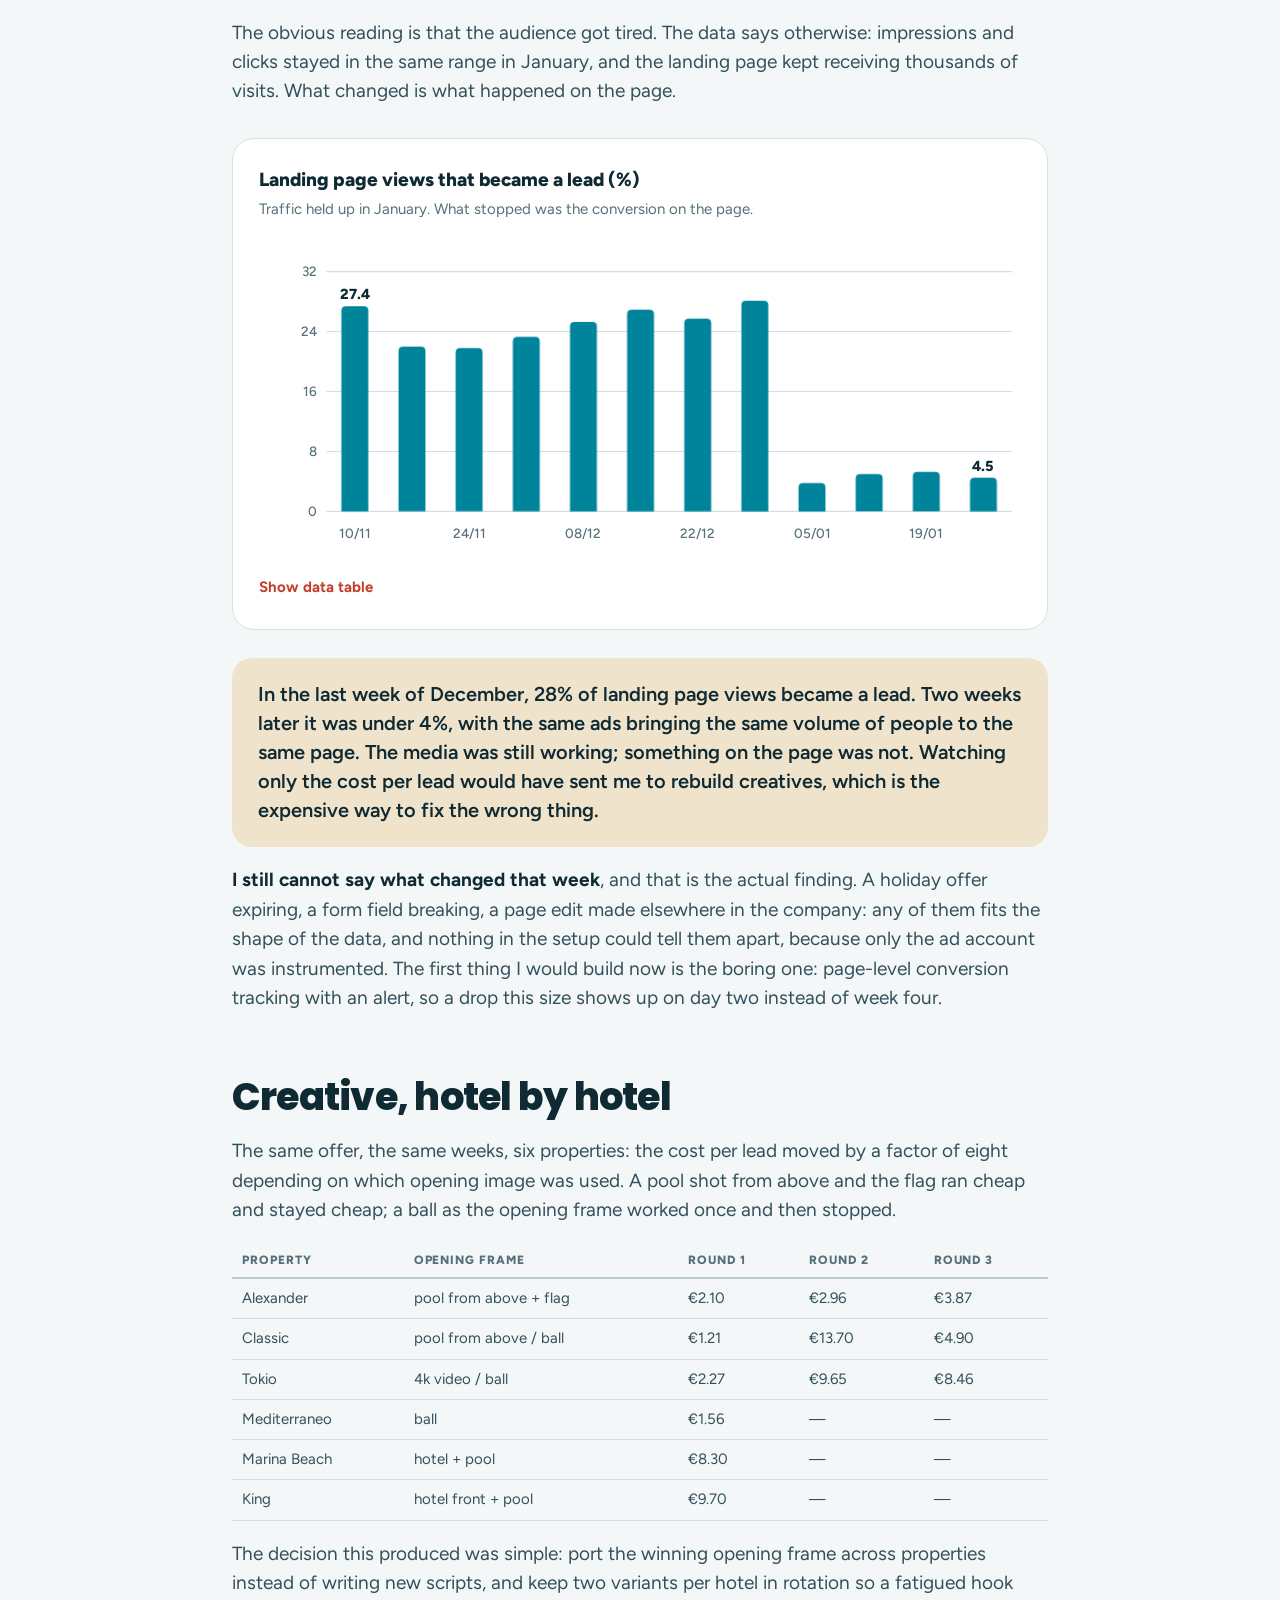
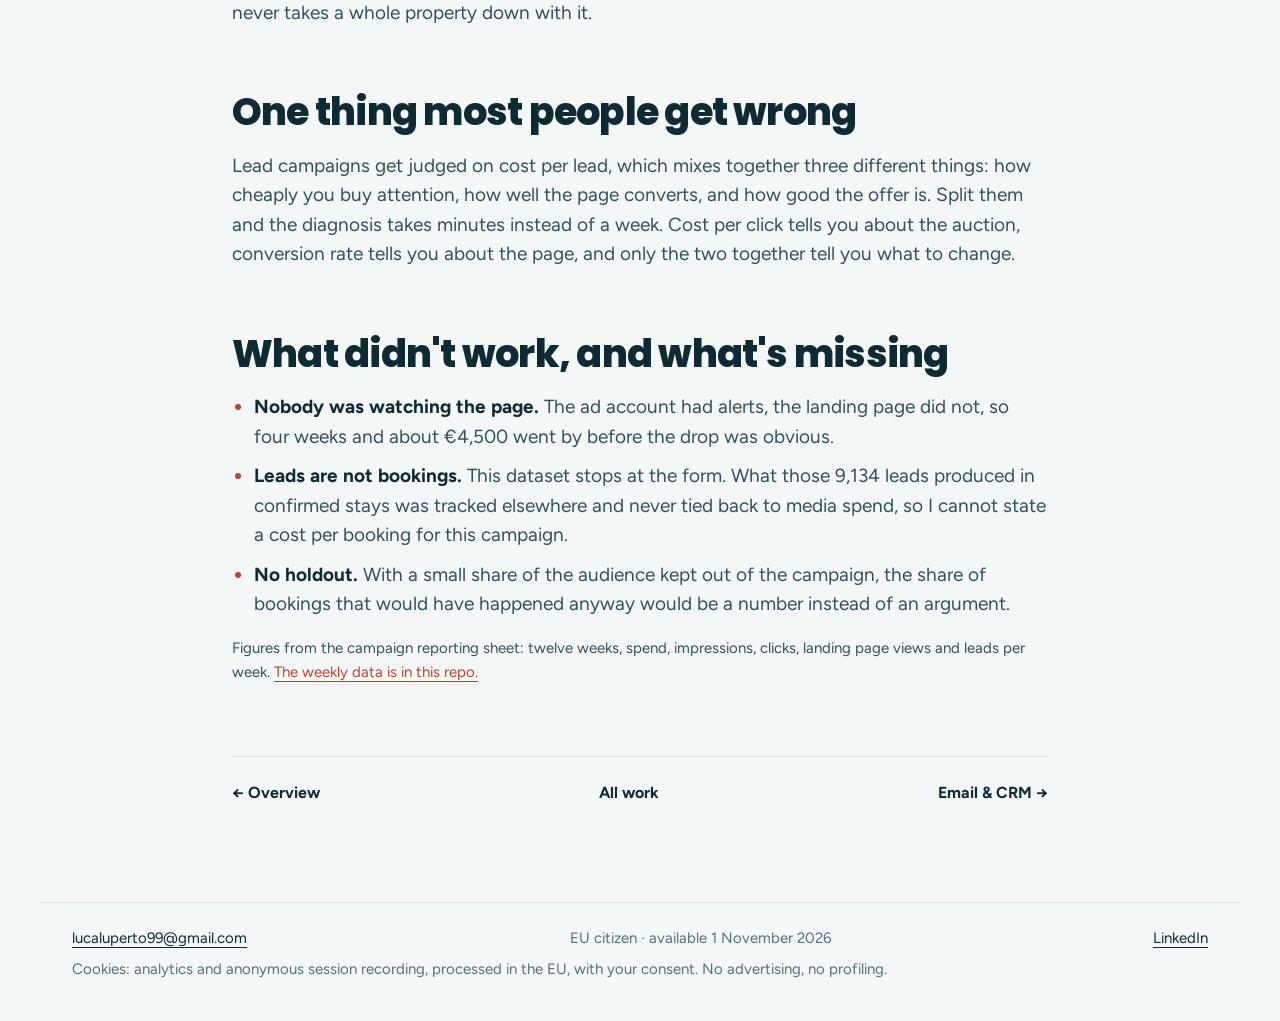
<file: azzurro-lead-campaign.html>
<!doctype html>
<html lang="en">
<head>
<meta charset="utf-8">
<meta name="viewport" content="width=device-width, initial-scale=1">
<title>The lead campaign that broke · Azzurro Club Vacanze · Luca Luperto</title>
<meta name="description" content="9,134 leads in twelve weeks, and how weekly data showed the funnel broke on the page, not in the ads.">
<meta property="og:title" content="The lead campaign that broke · Azzurro Club Vacanze · Luca Luperto">
<meta property="og:description" content="9,134 leads in twelve weeks, and how weekly data showed the funnel broke on the page, not in the ads.">
<meta property="og:image" content="https://lucaluperto.it/og.png">
<meta property="og:type" content="website">
<meta property="og:url" content="https://lucaluperto.it/azzurro-lead-campaign.html">
<meta name="twitter:card" content="summary_large_image">
<meta name="author" content="Luca Luperto">
<meta name="robots" content="index, follow, max-image-preview:large">
<link rel="canonical" href="https://lucaluperto.it/azzurro-lead-campaign.html">
<link rel="preconnect" href="https://fonts.googleapis.com">
<link rel="preconnect" href="https://fonts.gstatic.com" crossorigin>
<link href="https://fonts.googleapis.com/css2?family=Figtree:wght@400;600;700;800&family=Poppins:wght@600;700;800&display=swap" rel="stylesheet">
<script>document.documentElement.classList.add("js");if(/^(localhost|127\.0\.0\.1|)$/.test(location.hostname))document.documentElement.classList.add("dev");</script>
<link rel="stylesheet" href="b2.css?v=16">
<link rel="stylesheet" href="palettes.css?v=4">
<link rel="icon" href="data:image/svg+xml,<svg xmlns='http://www.w3.org/2000/svg' viewBox='0 0 100 100'><rect width='100' height='100' rx='0' fill='%23c4341c'/><path d='M16 20h15v44h28v16H16z' fill='white'/><path d='M84 80H69V36H41V20h43z' fill='white' fill-opacity='0.55'/></svg>">
<script>
(function () {
  var KEY = 'll-analytics';
  var started = false;

  function read() { try { return localStorage.getItem(KEY); } catch (e) { return null; } }
  function write(v) { try { localStorage.setItem(KEY, v); } catch (e) {} }

  // PostHog non viene nemmeno scaricato finche' non c'e' un si'.
  function start() {
    if (started) return;
    started = true;
    !function(t,e){var o,n,p,r;e.__SV||(window.posthog && window.posthog.__loaded)||(window.posthog=e,e._i=[],e.init=function(i,s,a){function g(t,e){var o=e.split(".");2==o.length&&(t=t[o[0]],e=o[1]),t[e]=function(){t.push([e].concat(Array.prototype.slice.call(arguments,0)))}}p||((p=t.createElement("script")).type="text/javascript",p.crossOrigin="anonymous",p.async=!0,p.src=s.api_host.replace(".i.posthog.com","-assets.i.posthog.com")+"/static/array.js",p.onerror=function(){p=null},(r=t.getElementsByTagName("script")[0]).parentNode.insertBefore(p,r));var u=e;for(void 0!==a?u=e[a]=[]:a="posthog",u.people=u.people||[],Object.defineProperty(u,"toString",{configurable:!0,enumerable:!0,writable:!0,value:function(t){var e="posthog";return"posthog"!==a&&(e+="."+a),t||(e+=" (stub)"),e}}),Object.defineProperty(u.people,"toString",{configurable:!0,enumerable:!0,writable:!0,value:function(){return u.toString(1)+".people (stub)"}}),o="init capture register register_once register_for_session unregister unregister_for_session getFeatureFlag getFeatureFlagResult isFeatureEnabled reloadFeatureFlags updateEarlyAccessFeatureEnrollment getEarlyAccessFeatures on onFeatureFlags onSessionId getSurveys getActiveMatchingSurveys renderSurvey canRenderSurvey getNextSurveyStep identify setPersonProperties group resetGroups setPersonPropertiesForFlags resetPersonPropertiesForFlags setGroupPropertiesForFlags resetGroupPropertiesForFlags reset get_distinct_id getGroups get_session_id get_session_replay_url alias set_config startSessionRecording stopSessionRecording sessionRecordingStarted captureException loadToolbar get_property getSessionProperty createPersonProfile opt_in_capturing opt_out_capturing has_opted_in_capturing has_opted_out_capturing clear_opt_in_out_capturing debug".split(" "),n=0;n<o.length;n++)g(u,o[n]);e._i.push([i,s,a])},e.__SV=1)}(document,window.posthog||[]);
    posthog.init('phc_v96eDoyRSB9aAFanDd546SFta744k8Ng2YSQQuPfHL4T', {
      api_host: 'https://eu.i.posthog.com',
      defaults: '2026-05-30'
    })
  }

  // un no non lascia in giro quello che un si' precedente aveva scritto
  function purge() {
    try {
      document.cookie.split(';').forEach(function (c) {
        var n = c.split('=')[0].trim();
        if (n.indexOf('ph_') === 0) {
          document.cookie = n + '=; expires=Thu, 01 Jan 1970 00:00:00 GMT; path=/';
        }
      });
      Object.keys(localStorage).forEach(function (k) {
        if (k.indexOf('ph_') === 0) { localStorage.removeItem(k); }
      });
    } catch (e) {}
  }

  function syncLink() {
    var b = document.querySelector('.clink');
    if (b) { b.hidden = !read(); }
  }

  function ask() {
    var ex = document.querySelector('.consent');
    if (ex) {                      // gia' aperta: la faccio notare invece di non fare nulla
      ex.classList.remove('pulse');
      void ex.offsetWidth;
      ex.classList.add('pulse');
      return;
    }
    var w = document.createElement('div');
    w.className = 'consent';
    w.setAttribute('role', 'dialog');
    w.setAttribute('aria-label', 'Cookies');
    w.innerHTML =
      '<p class="consent-h">Cookies</p>' +
      '<p>This site uses cookies and similar technologies to measure traffic and to ' +
      'record anonymous browsing sessions. Analytics only: no advertising, no profiling, ' +
      'no data sold or shared with third parties. Processing takes place in the European ' +
      'Union. You can change your choice at any time from the link in the footer.</p>' +
      '<div class="consent-b">' +
      '<button type="button" data-a="no">Reject</button>' +
      '<button type="button" class="yes" data-a="yes">Accept</button>' +
      '</div>';
    document.body.appendChild(w);
    requestAnimationFrame(function () { w.classList.add('in'); });
    w.addEventListener('click', function (e) {
      var t = e.target;
      while (t && t !== w && !(t.tagName === 'BUTTON' && t.getAttribute('data-a'))) { t = t.parentNode; }
      if (!t || t === w) return;
      var v = t.getAttribute('data-a');
      write(v);
      w.parentNode.removeChild(w);
      syncLink();
      if (v === 'yes') { start(); } else { purge(); }
    });
  }

  // il link "Change" nel footer: ritirare il consenso costa un clic come darlo
  window.llAnalytics = function () {
    try { localStorage.removeItem(KEY); } catch (e) {}
    ask();
  };

  function boot() {
    syncLink();
    var c = read();
    if (c === 'yes') { start(); }
    else if (c !== 'no') { ask(); }
  }

  if (document.readyState === 'loading') {
    document.addEventListener('DOMContentLoaded', boot);
  } else {
    boot();
  }
})();
</script>
</head>
<body>
<div class="page">
<div class="aura" aria-hidden="true"></div>

<header class="site"><div class="w">
  <a class="name" href="index.html">Luca Luperto</a>
  <nav aria-label="Main">
    <a href="index.html#work">Work</a>
    <a href="index.html#about">About</a>
    <a class="pill dark" href="index.html#contact">Write to me</a>
  </nav>
</div></header>

<main class="case-page">
<article class="w col">
<p class="eyebrow">Case study · Azzurro Club Vacanze · Meta lead campaign · twelve winter weeks</p>
<nav class="series" aria-label="Azzurro Club Vacanze case studies"><a href="azzurro-ads.html">Overview</a><a href="azzurro-lead-campaign.html" aria-current="page">Lead campaign</a><a href="azzurro-email-crm.html">Email &amp; CRM</a><a href="azzurro-ads-2025.html">296 ads in 2025</a><a href="azzurro-content.html">Content &amp; social</a></nav>
<p class="sector">Hospitality · Paid social · Lead generation</p>
<h1>9,134 leads at €1.49, until the page stopped converting</h1>
<p class="lede">This campaign ran on Meta over twelve winter weeks, collecting leads for the summer season across the group's seaside properties at a roughly constant weekly budget.</p>
<div class="stats">
  <div class="stat"><b>9,134</b><span>leads in 12 weeks</span></div>
  <div class="stat"><b>€13,654</b><span>media spend on this campaign</span></div>
  <div class="stat"><b>€1.49</b><span>average cost per lead</span></div>
  <div class="stat"><b>3.21%</b><span>click-through rate, 4.6M impressions</span></div>
</div>
<h2>Advertising</h2>
<figure><figcaption>Leads per week</figcaption><div class="sub">Twelve weeks of the same lead campaign, at a nearly flat weekly budget.</div><div class="legend"><span><i class="k "></i>Weeks 1–8</span><span><i class="k hot"></i>The four weeks it broke</span></div><svg class="chart chart-v" viewBox="0 0 680 300" role="img"><line class="grid" x1="60" x2="672" y1="264.0" y2="264.0"/><text x="52" y="268.0" text-anchor="end">0</text><line class="grid" x1="60" x2="672" y1="205.5" y2="205.5"/><text x="52" y="209.5" text-anchor="end">500</text><line class="grid" x1="60" x2="672" y1="147.0" y2="147.0"/><text x="52" y="151.0" text-anchor="end">1K</text><line class="grid" x1="60" x2="672" y1="88.5" y2="88.5"/><text x="52" y="92.5" text-anchor="end">1.5K</text><line class="grid" x1="60" x2="672" y1="30.0" y2="30.0"/><text x="52" y="34.0" text-anchor="end">2K</text><path class="bar" d="M73.5,264 V182.1 Q73.5,178.1 77.5,178.1 H93.5 Q97.5,178.1 97.5,182.1 V264 Z" tabindex="0" data-tip="10/11-16/11: 734 leads, €853 spent"/><text x="85.5" y="288" text-anchor="middle">10/11</text><path class="bar" d="M124.5,264 V171 Q124.5,167 128.5,167 H144.5 Q148.5,167 148.5,171 V264 Z" tabindex="0" data-tip="17/11-23/11: 829 leads, €1,282 spent"/><path class="bar" d="M175.5,264 V182.6 Q175.5,178.6 179.5,178.6 H195.5 Q199.5,178.6 199.5,182.6 V264 Z" tabindex="0" data-tip="24/11-30/11: 730 leads, €1,187 spent"/><text x="187.5" y="288" text-anchor="middle">24/11</text><path class="bar" d="M226.5,264 V171.4 Q226.5,167.4 230.5,167.4 H246.5 Q250.5,167.4 250.5,171.4 V264 Z" tabindex="0" data-tip="01/12-07/12: 826 leads, €1,233 spent"/><path class="bar" d="M277.5,264 V162.6 Q277.5,158.6 281.5,158.6 H297.5 Q301.5,158.6 301.5,162.6 V264 Z" tabindex="0" data-tip="08/12-14/12: 901 leads, €1,203 spent"/><text x="289.5" y="288" text-anchor="middle">08/12</text><path class="bar" d="M328.5,264 V124.1 Q328.5,120.1 332.5,120.1 H348.5 Q352.5,120.1 352.5,124.1 V264 Z" tabindex="0" data-tip="15/12-21/12: 1,230 leads, €1,203 spent"/><path class="bar" d="M379.5,264 V107.1 Q379.5,103.1 383.5,103.1 H399.5 Q403.5,103.1 403.5,107.1 V264 Z" tabindex="0" data-tip="22/12-28/12: 1,375 leads, €1,203 spent"/><text x="391.5" y="288" text-anchor="middle">22/12</text><path class="bar" d="M430.5,264 V48.9 Q430.5,44.9 434.5,44.9 H450.5 Q454.5,44.9 454.5,48.9 V264 Z" tabindex="0" data-tip="29/12-04/01: 1,873 leads, €914 spent"/><text class="val" x="442.5" y="38.9" text-anchor="middle">1.9K</text><path class="bar hot" d="M481.5,264 V245.4 Q481.5,241.4 485.5,241.4 H501.5 Q505.5,241.4 505.5,245.4 V264 Z" tabindex="0" data-tip="05/01-11/01: 193 leads, €1,182 spent"/><text x="493.5" y="288" text-anchor="middle">05/01</text><path class="bar hot" d="M532.5,264 V244.7 Q532.5,240.7 536.5,240.7 H552.5 Q556.5,240.7 556.5,244.7 V264 Z" tabindex="0" data-tip="12/01-18/01: 199 leads, €1,182 spent"/><path class="bar hot" d="M583.5,264 V252.8 Q583.5,248.8 587.5,248.8 H603.5 Q607.5,248.8 607.5,252.8 V264 Z" tabindex="0" data-tip="19/01-25/01: 130 leads, €860 spent"/><text x="595.5" y="288" text-anchor="middle">19/01</text><path class="bar hot" d="M634.5,264 V254.7 Q634.5,250.7 638.5,250.7 H654.5 Q658.5,250.7 658.5,254.7 V264 Z" tabindex="0" data-tip="26/01-01/02: 114 leads, €1,352 spent"/></svg>
<details><summary>Show data table</summary><div class="table-scroll"><table><thead><tr><th class="">Week</th><th class="n">Spend €</th><th class="n">Leads</th><th class="n">Cost per lead €</th></tr></thead><tbody><tr><td class="">10/11-16/11</td><td class="n">853</td><td class="n">734</td><td class="n">1.16</td></tr><tr><td class="">17/11-23/11</td><td class="n">1282</td><td class="n">829</td><td class="n">1.55</td></tr><tr><td class="">24/11-30/11</td><td class="n">1187</td><td class="n">730</td><td class="n">1.63</td></tr><tr><td class="">01/12-07/12</td><td class="n">1233</td><td class="n">826</td><td class="n">1.49</td></tr><tr><td class="">08/12-14/12</td><td class="n">1203</td><td class="n">901</td><td class="n">1.34</td></tr><tr><td class="">15/12-21/12</td><td class="n">1203</td><td class="n">1230</td><td class="n">0.98</td></tr><tr><td class="">22/12-28/12</td><td class="n">1203</td><td class="n">1375</td><td class="n">0.87</td></tr><tr><td class="">29/12-04/01</td><td class="n">914</td><td class="n">1873</td><td class="n">0.49</td></tr><tr><td class="">05/01-11/01</td><td class="n">1182</td><td class="n">193</td><td class="n">6.12</td></tr><tr><td class="">12/01-18/01</td><td class="n">1182</td><td class="n">199</td><td class="n">5.94</td></tr><tr><td class="">19/01-25/01</td><td class="n">860</td><td class="n">130</td><td class="n">6.62</td></tr><tr><td class="">26/01-01/02</td><td class="n">1352</td><td class="n">114</td><td class="n">11.86</td></tr></tbody></table></div></details></figure>
<p>The first eight weeks produced <b>8,498 leads for €9,078</b>, an average of €1.07 each, with the best week over the holidays at €0.49. The last four weeks produced <b>636 leads for €4,576</b>: €7.19 each, roughly fifteen times more expensive for the same money.</p>

<h2>Where it broke</h2>
<p>The obvious reading is that the audience got tired. The data says otherwise: impressions and clicks stayed in the same range in January, and the landing page kept receiving thousands of visits. What changed is what happened on the page.</p>
<figure><figcaption>Landing page views that became a lead (%)</figcaption><div class="sub">Traffic held up in January. What stopped was the conversion on the page.</div><svg class="chart chart-v" viewBox="0 0 680 280" role="img"><line class="grid" x1="60" x2="672" y1="244.0" y2="244.0"/><text x="52" y="248.0" text-anchor="end">0</text><line class="grid" x1="60" x2="672" y1="190.5" y2="190.5"/><text x="52" y="194.5" text-anchor="end">8</text><line class="grid" x1="60" x2="672" y1="137.0" y2="137.0"/><text x="52" y="141.0" text-anchor="end">16</text><line class="grid" x1="60" x2="672" y1="83.5" y2="83.5"/><text x="52" y="87.5" text-anchor="end">24</text><line class="grid" x1="60" x2="672" y1="30.0" y2="30.0"/><text x="52" y="34.0" text-anchor="end">32</text><path class="bar" d="M73.5,244 V64.8 Q73.5,60.8 77.5,60.8 H93.5 Q97.5,60.8 97.5,64.8 V244 Z" tabindex="0" data-tip="10/11-16/11: 27.4% of 2,682 landing page views became leads"/><text class="val" x="85.5" y="54.8" text-anchor="middle">27.4</text><text x="85.5" y="268" text-anchor="middle">10/11</text><path class="bar" d="M124.5,244 V100.9 Q124.5,96.9 128.5,96.9 H144.5 Q148.5,96.9 148.5,100.9 V244 Z" tabindex="0" data-tip="17/11-23/11: 22.0% of 3,771 landing page views became leads"/><path class="bar" d="M175.5,244 V102.2 Q175.5,98.2 179.5,98.2 H195.5 Q199.5,98.2 199.5,102.2 V244 Z" tabindex="0" data-tip="24/11-30/11: 21.8% of 3,349 landing page views became leads"/><text x="187.5" y="268" text-anchor="middle">24/11</text><path class="bar" d="M226.5,244 V92.2 Q226.5,88.2 230.5,88.2 H246.5 Q250.5,88.2 250.5,92.2 V244 Z" tabindex="0" data-tip="01/12-07/12: 23.3% of 3,547 landing page views became leads"/><path class="bar" d="M277.5,244 V78.8 Q277.5,74.8 281.5,74.8 H297.5 Q301.5,74.8 301.5,78.8 V244 Z" tabindex="0" data-tip="08/12-14/12: 25.3% of 3,560 landing page views became leads"/><text x="289.5" y="268" text-anchor="middle">08/12</text><path class="bar" d="M328.5,244 V68.1 Q328.5,64.1 332.5,64.1 H348.5 Q352.5,64.1 352.5,68.1 V244 Z" tabindex="0" data-tip="15/12-21/12: 26.9% of 4,580 landing page views became leads"/><path class="bar" d="M379.5,244 V76.1 Q379.5,72.1 383.5,72.1 H399.5 Q403.5,72.1 403.5,76.1 V244 Z" tabindex="0" data-tip="22/12-28/12: 25.7% of 5,352 landing page views became leads"/><text x="391.5" y="268" text-anchor="middle">22/12</text><path class="bar" d="M430.5,244 V60.1 Q430.5,56.1 434.5,56.1 H450.5 Q454.5,56.1 454.5,60.1 V244 Z" tabindex="0" data-tip="29/12-04/01: 28.1% of 6,670 landing page views became leads"/><path class="bar" d="M481.5,244 V222.6 Q481.5,218.6 485.5,218.6 H501.5 Q505.5,218.6 505.5,222.6 V244 Z" tabindex="0" data-tip="05/01-11/01: 3.8% of 5,083 landing page views became leads"/><text x="493.5" y="268" text-anchor="middle">05/01</text><path class="bar" d="M532.5,244 V214.6 Q532.5,210.6 536.5,210.6 H552.5 Q556.5,210.6 556.5,214.6 V244 Z" tabindex="0" data-tip="12/01-18/01: 5.0% of 4,002 landing page views became leads"/><path class="bar" d="M583.5,244 V212.6 Q583.5,208.6 587.5,208.6 H603.5 Q607.5,208.6 607.5,212.6 V244 Z" tabindex="0" data-tip="19/01-25/01: 5.3% of 2,465 landing page views became leads"/><text x="595.5" y="268" text-anchor="middle">19/01</text><path class="bar" d="M634.5,244 V217.9 Q634.5,213.9 638.5,213.9 H654.5 Q658.5,213.9 658.5,217.9 V244 Z" tabindex="0" data-tip="26/01-01/02: 4.5% of 2,544 landing page views became leads"/><text class="val" x="646.5" y="207.9" text-anchor="middle">4.5</text></svg>
<details><summary>Show data table</summary><div class="table-scroll"><table><thead><tr><th class="">Week</th><th class="n">Landing page views</th><th class="n">Leads</th><th class="n">Conversion %</th></tr></thead><tbody><tr><td class="">10/11-16/11</td><td class="n">2682</td><td class="n">734</td><td class="n">27.4%</td></tr><tr><td class="">17/11-23/11</td><td class="n">3771</td><td class="n">829</td><td class="n">22.0%</td></tr><tr><td class="">24/11-30/11</td><td class="n">3349</td><td class="n">730</td><td class="n">21.8%</td></tr><tr><td class="">01/12-07/12</td><td class="n">3547</td><td class="n">826</td><td class="n">23.3%</td></tr><tr><td class="">08/12-14/12</td><td class="n">3560</td><td class="n">901</td><td class="n">25.3%</td></tr><tr><td class="">15/12-21/12</td><td class="n">4580</td><td class="n">1230</td><td class="n">26.9%</td></tr><tr><td class="">22/12-28/12</td><td class="n">5352</td><td class="n">1375</td><td class="n">25.7%</td></tr><tr><td class="">29/12-04/01</td><td class="n">6670</td><td class="n">1873</td><td class="n">28.1%</td></tr><tr><td class="">05/01-11/01</td><td class="n">5083</td><td class="n">193</td><td class="n">3.8%</td></tr><tr><td class="">12/01-18/01</td><td class="n">4002</td><td class="n">199</td><td class="n">5.0%</td></tr><tr><td class="">19/01-25/01</td><td class="n">2465</td><td class="n">130</td><td class="n">5.3%</td></tr><tr><td class="">26/01-01/02</td><td class="n">2544</td><td class="n">114</td><td class="n">4.5%</td></tr></tbody></table></div></details></figure>
<div class="insight"><p>In the last week of December, 28% of landing page views became a lead. Two weeks later it was under 4%, with the same ads bringing the same volume of people to the same page. The media was still working; something on the page was not. Watching only the cost per lead would have sent me to rebuild creatives, which is the expensive way to fix the wrong thing.</p></div>
<p><b>I still cannot say what changed that week</b>, and that is the actual finding. A holiday offer expiring, a form field breaking, a page edit made elsewhere in the company: any of them fits the shape of the data, and nothing in the setup could tell them apart, because only the ad account was instrumented. The first thing I would build now is the boring one: page-level conversion tracking with an alert, so a drop this size shows up on day two instead of week four.</p>

<h2>Creative, hotel by hotel</h2>
<p>The same offer, the same weeks, six properties: the cost per lead moved by a factor of eight depending on which opening image was used. A pool shot from above and the flag ran cheap and stayed cheap; a ball as the opening frame worked once and then stopped.</p>
<div class="table-scroll"><table><thead><tr><th class="">Property</th><th class="">Opening frame</th><th class="">Round 1</th><th class="">Round 2</th><th class="">Round 3</th></tr></thead><tbody><tr><td class="">Alexander</td><td class="">pool from above + flag</td><td class="">€2.10</td><td class="">€2.96</td><td class="">€3.87</td></tr><tr><td class="">Classic</td><td class="">pool from above / ball</td><td class="">€1.21</td><td class="">€13.70</td><td class="">€4.90</td></tr><tr><td class="">Tokio</td><td class="">4k video / ball</td><td class="">€2.27</td><td class="">€9.65</td><td class="">€8.46</td></tr><tr><td class="">Mediterraneo</td><td class="">ball</td><td class="">€1.56</td><td class="">—</td><td class="">—</td></tr><tr><td class="">Marina Beach</td><td class="">hotel + pool</td><td class="">€8.30</td><td class="">—</td><td class="">—</td></tr><tr><td class="">King</td><td class="">hotel front + pool</td><td class="">€9.70</td><td class="">—</td><td class="">—</td></tr></tbody></table></div>
<p>The decision this produced was simple: port the winning opening frame across properties instead of writing new scripts, and keep two variants per hotel in rotation so a fatigued hook never takes a whole property down with it.</p>

<h2>One thing most people get wrong</h2>
<p>Lead campaigns get judged on cost per lead, which mixes together three different things: how cheaply you buy attention, how well the page converts, and how good the offer is. Split them and the diagnosis takes minutes instead of a week. Cost per click tells you about the auction, conversion rate tells you about the page, and only the two together tell you what to change.</p>

<h2>What didn't work, and what's missing</h2>
<ul class="clean">
  <li><b>Nobody was watching the page.</b> The ad account had alerts, the landing page did not, so four weeks and about €4,500 went by before the drop was obvious.</li>
  <li><b>Leads are not bookings.</b> This dataset stops at the form. What those 9,134 leads produced in confirmed stays was tracked elsewhere and never tied back to media spend, so I cannot state a cost per booking for this campaign.</li>
  <li><b>No holdout.</b> With a small share of the audience kept out of the campaign, the share of bookings that would have happened anyway would be a number instead of an argument.</li>
</ul>
<p class="muted">Figures from the campaign reporting sheet: twelve weeks, spend, impressions, clicks, landing page views and leads per week. <a href="azzurro-ads.csv">The weekly data is in this repo.</a></p>
<div class="next"><a href="azzurro-ads.html">&larr; Overview</a><a href="index.html">All work</a><a href="azzurro-email-crm.html">Email &amp; CRM &rarr;</a></div>
</article>
</main>

<footer class="site"><div class="w">
  <span><a href="mailto:lucaluperto99@gmail.com">lucaluperto99@gmail.com</a></span>
  <span>EU citizen · available 1 November 2026</span>
  <span><a href="https://www.linkedin.com/in/lupertoluca">LinkedIn</a></span>
  <span>Cookies: analytics and anonymous session recording, processed in the EU, with your consent. No advertising, no profiling. <button type="button" class="clink" onclick="llAnalytics()" hidden>Cookie settings</button></span>
</div></footer>
</div>
<script src="tip.js"></script>
<script src="b2.js?v=3"></script>
</body>
</html>
</file>
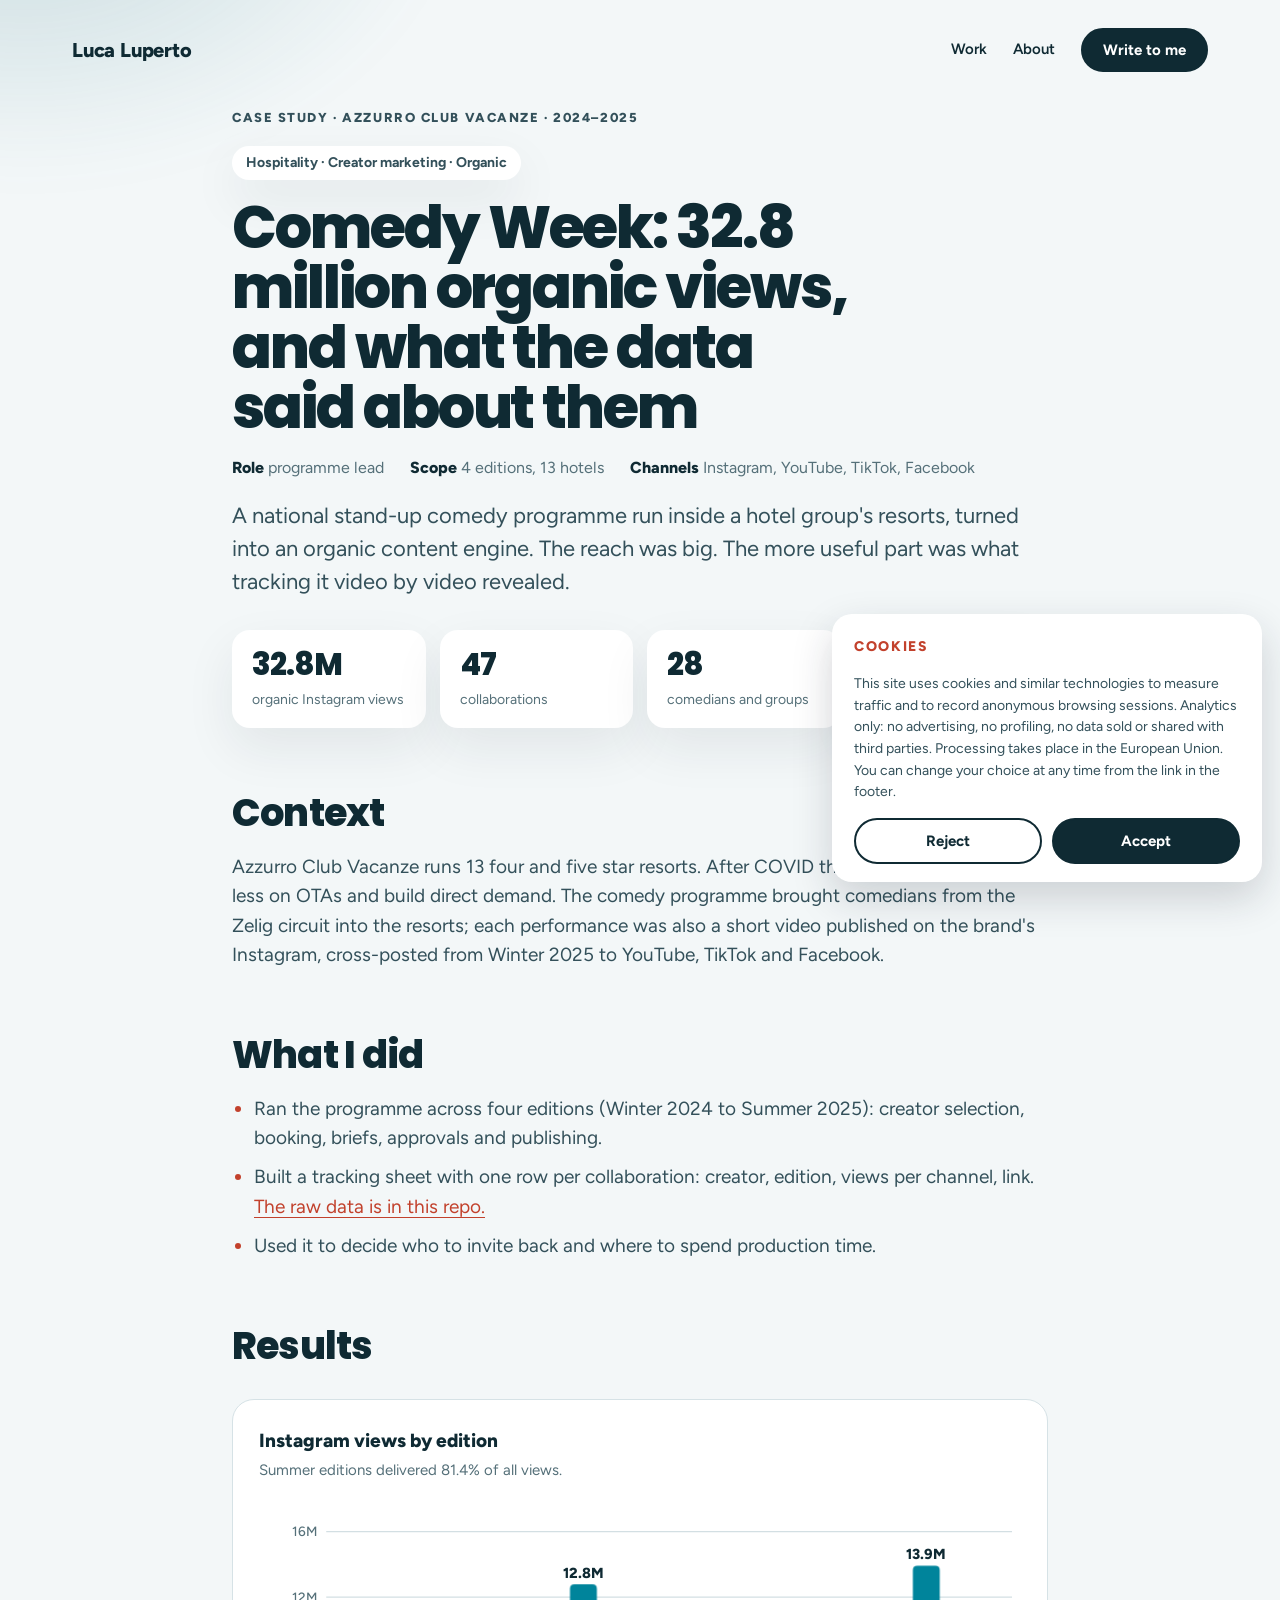
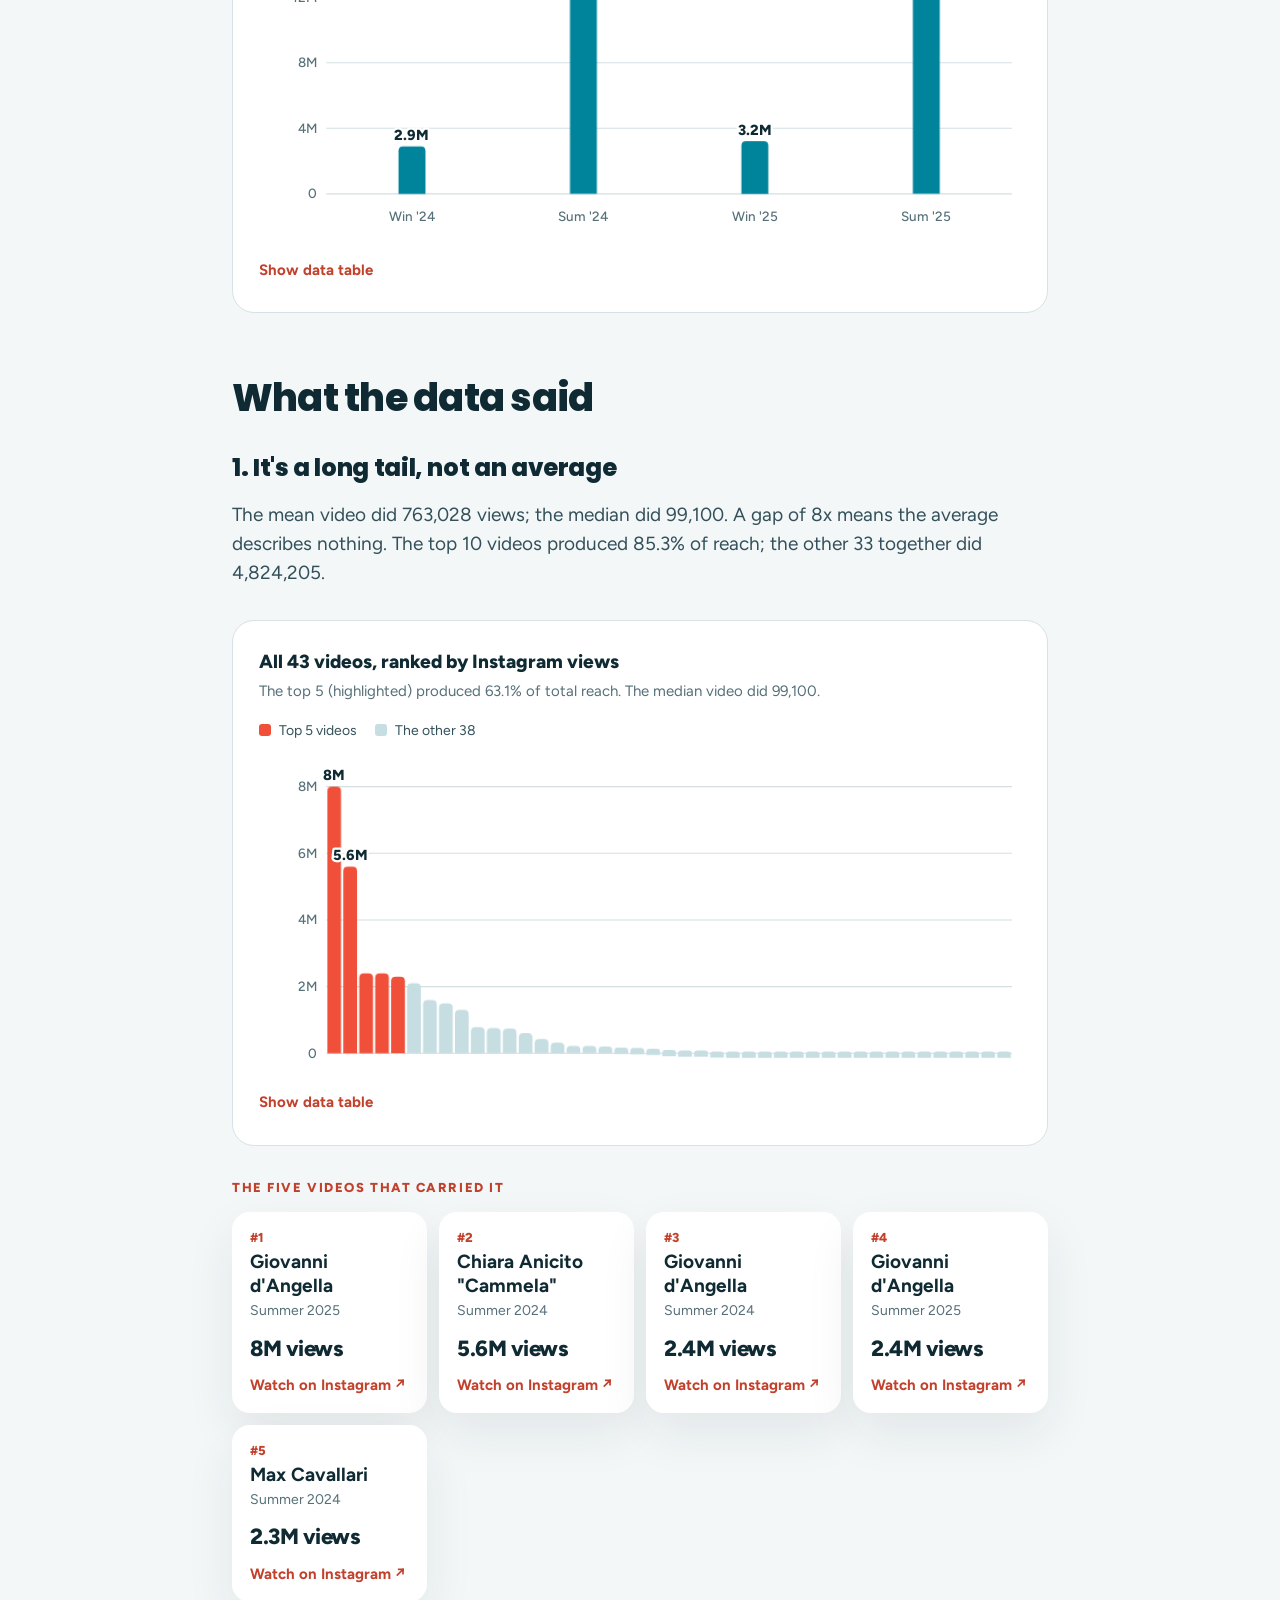
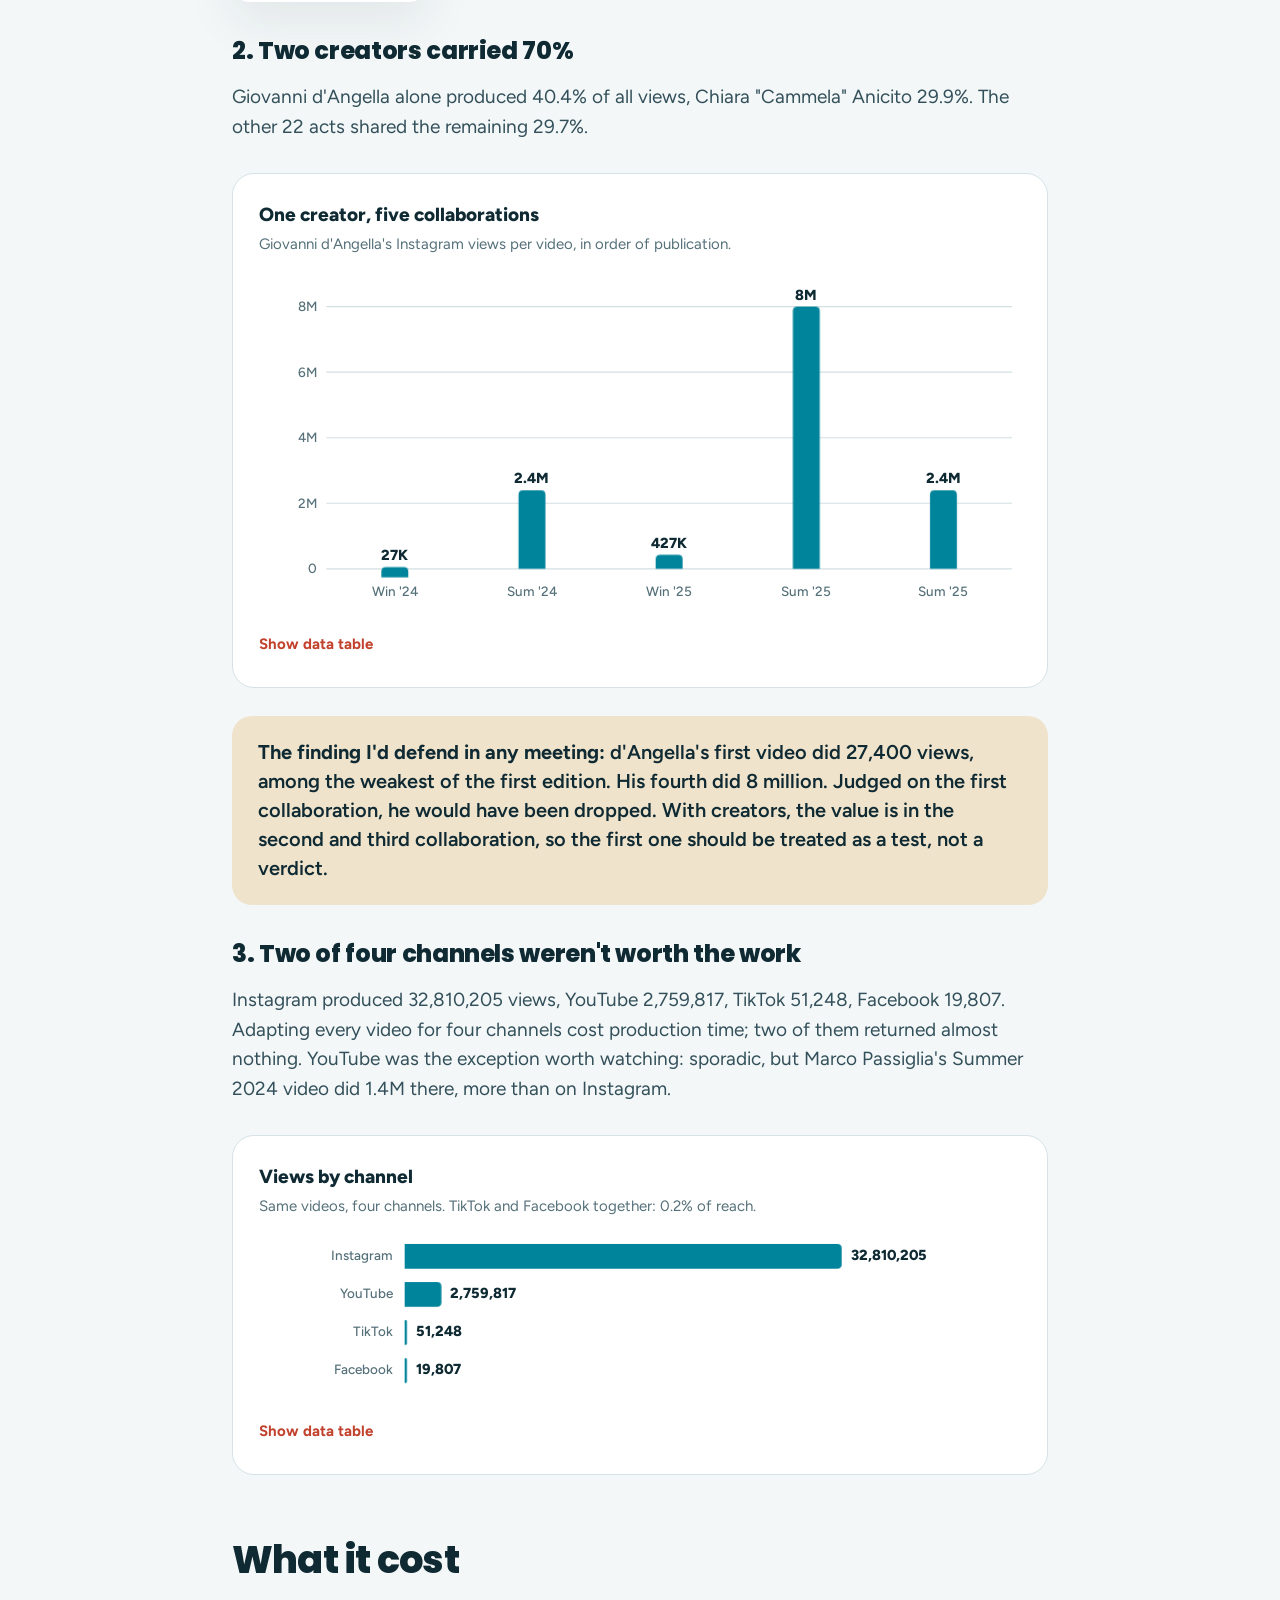
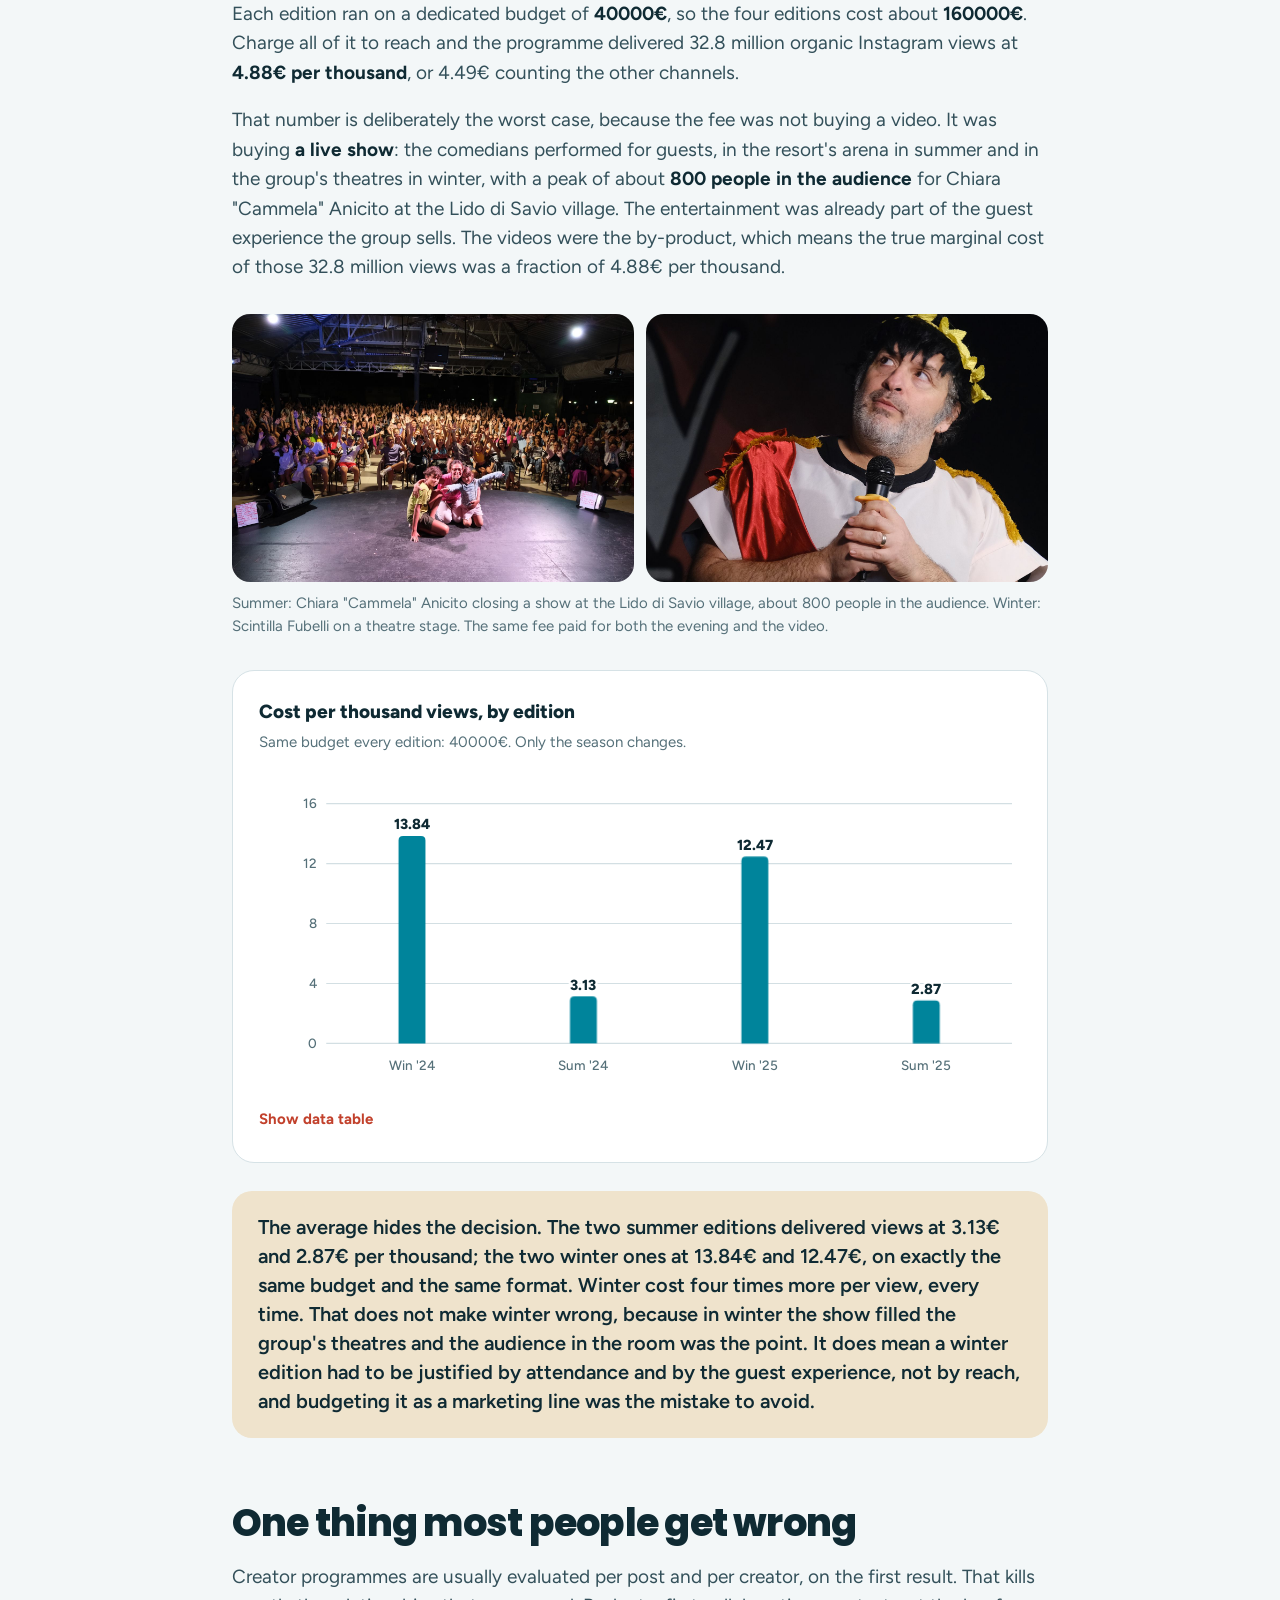
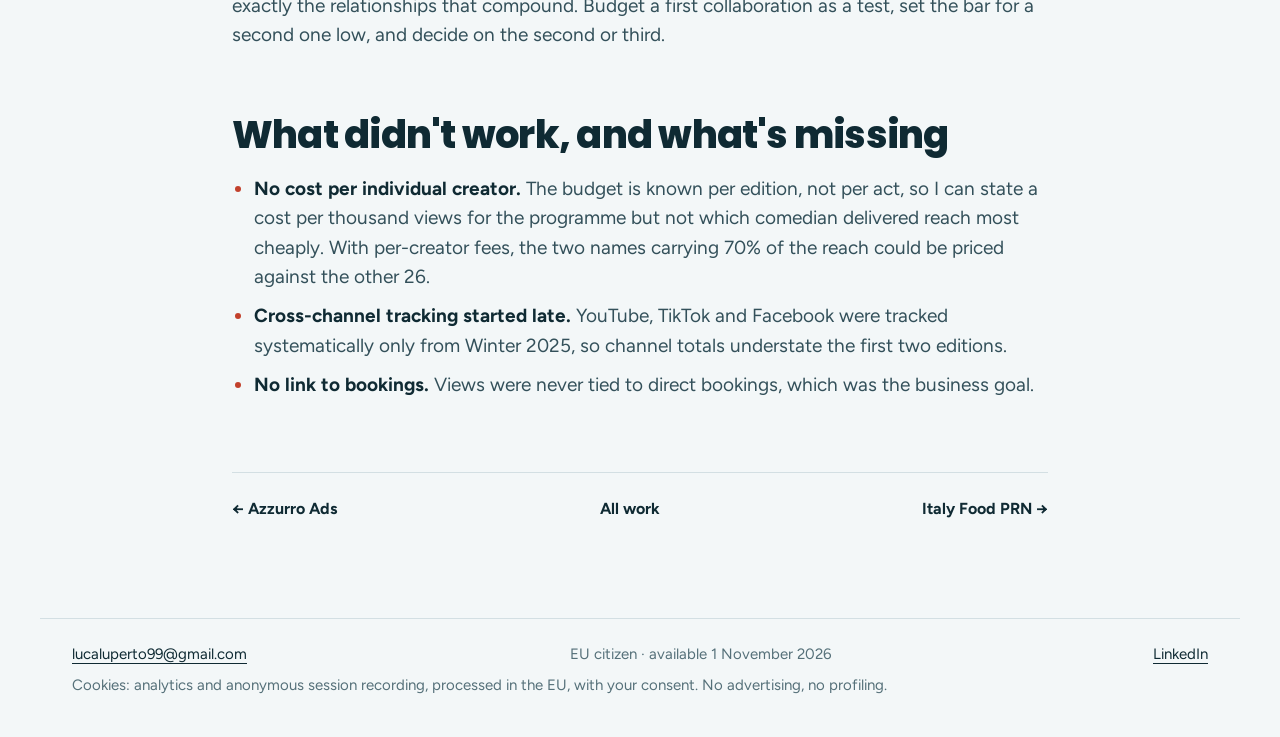
<file: comedy-week.html>
<!doctype html>
<html lang="en">
<head>
<meta charset="utf-8">
<meta name="viewport" content="width=device-width, initial-scale=1">
<title>Comedy Week case study · Luca Luperto</title>
<meta name="description" content="How a comedy programme produced 32.8 million organic Instagram views, and what per-video tracking revealed.">
<meta property="og:title" content="Comedy Week case study · Luca Luperto">
<meta property="og:description" content="How a comedy programme produced 32.8 million organic Instagram views, and what per-video tracking revealed.">
<meta property="og:image" content="https://lucaluperto.it/og.png">
<meta property="og:type" content="website">
<meta property="og:url" content="https://lucaluperto.it/">
<meta name="twitter:card" content="summary_large_image">
<meta name="author" content="Luca Luperto">
<meta name="robots" content="index, follow, max-image-preview:large">
<link rel="canonical" href="https://lucaluperto.it/comedy-week.html">
<link rel="preconnect" href="https://fonts.googleapis.com">
<link rel="preconnect" href="https://fonts.gstatic.com" crossorigin>
<link href="https://fonts.googleapis.com/css2?family=Figtree:wght@400;600;700;800&family=Poppins:wght@600;700;800&display=swap" rel="stylesheet">
<script>document.documentElement.classList.add("js");if(/^(localhost|127\.0\.0\.1|)$/.test(location.hostname))document.documentElement.classList.add("dev");</script>
<link rel="stylesheet" href="b2.css?v=16">
<link rel="stylesheet" href="palettes.css?v=4">
<link rel="icon" href="data:image/svg+xml,<svg xmlns='http://www.w3.org/2000/svg' viewBox='0 0 100 100'><rect width='100' height='100' rx='0' fill='%23c4341c'/><path d='M16 20h15v44h28v16H16z' fill='white'/><path d='M84 80H69V36H41V20h43z' fill='white' fill-opacity='0.55'/></svg>">
<script>
(function () {
  var KEY = 'll-analytics';
  var started = false;

  function read() { try { return localStorage.getItem(KEY); } catch (e) { return null; } }
  function write(v) { try { localStorage.setItem(KEY, v); } catch (e) {} }

  // PostHog non viene nemmeno scaricato finche' non c'e' un si'.
  function start() {
    if (started) return;
    started = true;
    !function(t,e){var o,n,p,r;e.__SV||(window.posthog && window.posthog.__loaded)||(window.posthog=e,e._i=[],e.init=function(i,s,a){function g(t,e){var o=e.split(".");2==o.length&&(t=t[o[0]],e=o[1]),t[e]=function(){t.push([e].concat(Array.prototype.slice.call(arguments,0)))}}p||((p=t.createElement("script")).type="text/javascript",p.crossOrigin="anonymous",p.async=!0,p.src=s.api_host.replace(".i.posthog.com","-assets.i.posthog.com")+"/static/array.js",p.onerror=function(){p=null},(r=t.getElementsByTagName("script")[0]).parentNode.insertBefore(p,r));var u=e;for(void 0!==a?u=e[a]=[]:a="posthog",u.people=u.people||[],Object.defineProperty(u,"toString",{configurable:!0,enumerable:!0,writable:!0,value:function(t){var e="posthog";return"posthog"!==a&&(e+="."+a),t||(e+=" (stub)"),e}}),Object.defineProperty(u.people,"toString",{configurable:!0,enumerable:!0,writable:!0,value:function(){return u.toString(1)+".people (stub)"}}),o="init capture register register_once register_for_session unregister unregister_for_session getFeatureFlag getFeatureFlagResult isFeatureEnabled reloadFeatureFlags updateEarlyAccessFeatureEnrollment getEarlyAccessFeatures on onFeatureFlags onSessionId getSurveys getActiveMatchingSurveys renderSurvey canRenderSurvey getNextSurveyStep identify setPersonProperties group resetGroups setPersonPropertiesForFlags resetPersonPropertiesForFlags setGroupPropertiesForFlags resetGroupPropertiesForFlags reset get_distinct_id getGroups get_session_id get_session_replay_url alias set_config startSessionRecording stopSessionRecording sessionRecordingStarted captureException loadToolbar get_property getSessionProperty createPersonProfile opt_in_capturing opt_out_capturing has_opted_in_capturing has_opted_out_capturing clear_opt_in_out_capturing debug".split(" "),n=0;n<o.length;n++)g(u,o[n]);e._i.push([i,s,a])},e.__SV=1)}(document,window.posthog||[]);
    posthog.init('phc_v96eDoyRSB9aAFanDd546SFta744k8Ng2YSQQuPfHL4T', {
      api_host: 'https://eu.i.posthog.com',
      defaults: '2026-05-30'
    })
  }

  // un no non lascia in giro quello che un si' precedente aveva scritto
  function purge() {
    try {
      document.cookie.split(';').forEach(function (c) {
        var n = c.split('=')[0].trim();
        if (n.indexOf('ph_') === 0) {
          document.cookie = n + '=; expires=Thu, 01 Jan 1970 00:00:00 GMT; path=/';
        }
      });
      Object.keys(localStorage).forEach(function (k) {
        if (k.indexOf('ph_') === 0) { localStorage.removeItem(k); }
      });
    } catch (e) {}
  }

  function syncLink() {
    var b = document.querySelector('.clink');
    if (b) { b.hidden = !read(); }
  }

  function ask() {
    var ex = document.querySelector('.consent');
    if (ex) {                      // gia' aperta: la faccio notare invece di non fare nulla
      ex.classList.remove('pulse');
      void ex.offsetWidth;
      ex.classList.add('pulse');
      return;
    }
    var w = document.createElement('div');
    w.className = 'consent';
    w.setAttribute('role', 'dialog');
    w.setAttribute('aria-label', 'Cookies');
    w.innerHTML =
      '<p class="consent-h">Cookies</p>' +
      '<p>This site uses cookies and similar technologies to measure traffic and to ' +
      'record anonymous browsing sessions. Analytics only: no advertising, no profiling, ' +
      'no data sold or shared with third parties. Processing takes place in the European ' +
      'Union. You can change your choice at any time from the link in the footer.</p>' +
      '<div class="consent-b">' +
      '<button type="button" data-a="no">Reject</button>' +
      '<button type="button" class="yes" data-a="yes">Accept</button>' +
      '</div>';
    document.body.appendChild(w);
    requestAnimationFrame(function () { w.classList.add('in'); });
    w.addEventListener('click', function (e) {
      var t = e.target;
      while (t && t !== w && !(t.tagName === 'BUTTON' && t.getAttribute('data-a'))) { t = t.parentNode; }
      if (!t || t === w) return;
      var v = t.getAttribute('data-a');
      write(v);
      w.parentNode.removeChild(w);
      syncLink();
      if (v === 'yes') { start(); } else { purge(); }
    });
  }

  // il link "Change" nel footer: ritirare il consenso costa un clic come darlo
  window.llAnalytics = function () {
    try { localStorage.removeItem(KEY); } catch (e) {}
    ask();
  };

  function boot() {
    syncLink();
    var c = read();
    if (c === 'yes') { start(); }
    else if (c !== 'no') { ask(); }
  }

  if (document.readyState === 'loading') {
    document.addEventListener('DOMContentLoaded', boot);
  } else {
    boot();
  }
})();
</script>
</head>
<body>
<div class="page">
<div class="aura" aria-hidden="true"></div>

<header class="site"><div class="w">
  <a class="name" href="index.html">Luca Luperto</a>
  <nav aria-label="Main">
    <a href="index.html#work">Work</a>
    <a href="index.html#about">About</a>
    <a class="pill dark" href="index.html#contact">Write to me</a>
  </nav>
</div></header>

<main class="case-page">
<article class="w col">
<p class="eyebrow">Case study · Azzurro Club Vacanze · 2024–2025</p>
<p class="sector">Hospitality · Creator marketing · Organic</p>
<h1>Comedy Week: 32.8 million organic views, and what the data said about them</h1>
<div class="meta"><span><b>Role</b> programme lead</span><span><b>Scope</b> 4 editions, 13 hotels</span><span><b>Channels</b> Instagram, YouTube, TikTok, Facebook</span></div>
<p class="lede">A national stand-up comedy programme run inside a hotel group's resorts, turned into an organic content engine. The reach was big. The more useful part was what tracking it video by video revealed.</p>

<div class="stats">
  <div class="stat"><b>32.8M</b><span>organic Instagram views</span></div>
  <div class="stat"><b>47</b><span>collaborations</span></div>
  <div class="stat"><b>28</b><span>comedians and groups</span></div>
  <div class="stat"><b>0€</b><span>paid amplification</span></div>
</div>

<h2>Context</h2>
<p>Azzurro Club Vacanze runs 13 four and five star resorts. After COVID the group needed to rely less on OTAs and build direct demand. The comedy programme brought comedians from the Zelig circuit into the resorts; each performance was also a short video published on the brand's Instagram, cross-posted from Winter 2025 to YouTube, TikTok and Facebook.</p>

<h2>What I did</h2>
<ul class="clean">
  <li>Ran the programme across four editions (Winter 2024 to Summer 2025): creator selection, booking, briefs, approvals and publishing.</li>
  <li>Built a tracking sheet with one row per collaboration: creator, edition, views per channel, link. <a href="comedy-week.csv">The raw data is in this repo.</a></li>
  <li>Used it to decide who to invite back and where to spend production time.</li>
</ul>

<h2>Results</h2>
<figure><figcaption>Instagram views by edition</figcaption><div class="sub">Summer editions delivered 81.4% of all views.</div><svg class="chart chart-v" viewBox="0 0 680 300" role="img"><line class="grid" x1="60" x2="672" y1="264.0" y2="264.0"/><text x="52" y="268.0" text-anchor="end">0</text><line class="grid" x1="60" x2="672" y1="205.5" y2="205.5"/><text x="52" y="209.5" text-anchor="end">4M</text><line class="grid" x1="60" x2="672" y1="147.0" y2="147.0"/><text x="52" y="151.0" text-anchor="end">8M</text><line class="grid" x1="60" x2="672" y1="88.5" y2="88.5"/><text x="52" y="92.5" text-anchor="end">12M</text><line class="grid" x1="60" x2="672" y1="30.0" y2="30.0"/><text x="52" y="34.0" text-anchor="end">16M</text><path class="bar" d="M124.5,264 V225.7 Q124.5,221.7 128.5,221.7 H144.5 Q148.5,221.7 148.5,225.7 V264 Z" tabindex="0" data-tip="Winter 2024: 2,891,000 views from 8 videos"/><text class="val" x="136.5" y="215.7" text-anchor="middle">2.9M</text><text x="136.5" y="288" text-anchor="middle">Win &#x27;24</text><path class="bar" d="M277.5,264 V81 Q277.5,77 281.5,77 H297.5 Q301.5,77 301.5,81 V264 Z" tabindex="0" data-tip="Summer 2024: 12,788,777 views from 11 videos"/><text class="val" x="289.5" y="71.0" text-anchor="middle">12.8M</text><text x="289.5" y="288" text-anchor="middle">Sum &#x27;24</text><path class="bar" d="M430.5,264 V221.1 Q430.5,217.1 434.5,217.1 H450.5 Q454.5,217.1 454.5,221.1 V264 Z" tabindex="0" data-tip="Winter 2025: 3,208,328 views from 14 videos"/><text class="val" x="442.5" y="211.1" text-anchor="middle">3.2M</text><text x="442.5" y="288" text-anchor="middle">Win &#x27;25</text><path class="bar" d="M583.5,264 V64.4 Q583.5,60.4 587.5,60.4 H603.5 Q607.5,60.4 607.5,64.4 V264 Z" tabindex="0" data-tip="Summer 2025: 13,922,100 views from 10 videos"/><text class="val" x="595.5" y="54.4" text-anchor="middle">13.9M</text><text x="595.5" y="288" text-anchor="middle">Sum &#x27;25</text></svg>
<details><summary>Show data table</summary><div class="table-scroll"><table><thead><tr><th class="">Edition</th><th class="n">Videos</th><th class="n">Instagram views</th></tr></thead><tbody><tr><td class="">Winter 2024</td><td class="n">8</td><td class="n">2,891,000</td></tr><tr><td class="">Summer 2024</td><td class="n">11</td><td class="n">12,788,777</td></tr><tr><td class="">Winter 2025</td><td class="n">14</td><td class="n">3,208,328</td></tr><tr><td class="">Summer 2025</td><td class="n">10</td><td class="n">13,922,100</td></tr></tbody></table></div></details></figure>

<h2>What the data said</h2>
<h3>1. It's a long tail, not an average</h3>
<p>The mean video did 763,028 views; the median did 99,100. A gap of 8x means the average describes nothing. The top 10 videos produced 85.3% of reach; the other 33 together did 4,824,205.</p>
<figure><figcaption>All 43 videos, ranked by Instagram views</figcaption><div class="sub">The top 5 (highlighted) produced 63.1% of total reach. The median video did 99,100.</div><div class="legend"><span><i class="k hot"></i>Top 5 videos</span><span><i class="k mute"></i>The other 38</span></div><svg class="chart chart-v" viewBox="0 0 680 280" role="img"><line class="grid" x1="60" x2="672" y1="268.0" y2="268.0"/><text x="52" y="272.0" text-anchor="end">0</text><line class="grid" x1="60" x2="672" y1="208.5" y2="208.5"/><text x="52" y="212.5" text-anchor="end">2M</text><line class="grid" x1="60" x2="672" y1="149.0" y2="149.0"/><text x="52" y="153.0" text-anchor="end">4M</text><line class="grid" x1="60" x2="672" y1="89.5" y2="89.5"/><text x="52" y="93.5" text-anchor="end">6M</text><line class="grid" x1="60" x2="672" y1="30.0" y2="30.0"/><text x="52" y="34.0" text-anchor="end">8M</text><path class="bar hot" d="M61,268 V34 Q61,30 65,30 H69.2 Q73.2,30 73.2,34 V268 Z" tabindex="0" data-tip="#1 Giovanni d&#x27;Angella (Summer 2025): 8,000,000"/><text class="val" x="67.1" y="24.0" text-anchor="middle">8M</text><path class="bar hot" d="M75.2,268 V105.4 Q75.2,101.4 79.2,101.4 H83.5 Q87.5,101.4 87.5,105.4 V268 Z" tabindex="0" data-tip="#2 Chiara Anicito &quot;Cammela&quot; (Summer 2024): 5,600,000"/><text class="val" x="81.3" y="95.4" text-anchor="middle">5.6M</text><path class="bar hot" d="M89.5,268 V200.6 Q89.5,196.6 93.5,196.6 H97.7 Q101.7,196.6 101.7,200.6 V268 Z" tabindex="0" data-tip="#3 Giovanni d&#x27;Angella (Summer 2024): 2,400,000"/><path class="bar hot" d="M103.7,268 V200.6 Q103.7,196.6 107.7,196.6 H111.9 Q115.9,196.6 115.9,200.6 V268 Z" tabindex="0" data-tip="#4 Giovanni d&#x27;Angella (Summer 2025): 2,400,000"/><path class="bar hot" d="M117.9,268 V203.6 Q117.9,199.6 121.9,199.6 H126.2 Q130.2,199.6 130.2,203.6 V268 Z" tabindex="0" data-tip="#5 Max Cavallari (Summer 2024): 2,300,000"/><path class="bar mute" d="M132.2,268 V209.5 Q132.2,205.5 136.2,205.5 H140.4 Q144.4,205.5 144.4,209.5 V268 Z" tabindex="0" data-tip="#6 Chiara Anicito &quot;Cammela&quot; (Summer 2025): 2,100,000"/><path class="bar mute" d="M146.4,268 V224.4 Q146.4,220.4 150.4,220.4 H154.6 Q158.6,220.4 158.6,224.4 V268 Z" tabindex="0" data-tip="#7 Filippo Caccamo (Winter 2024): 1,600,000"/><path class="bar mute" d="M160.6,268 V227.4 Q160.6,223.4 164.6,223.4 H168.9 Q172.9,223.4 172.9,227.4 V268 Z" tabindex="0" data-tip="#8 Chiara Anicito &quot;Cammela&quot; (Winter 2025): 1,500,000"/><path class="bar mute" d="M174.9,268 V233.3 Q174.9,229.3 178.9,229.3 H183.1 Q187.1,229.3 187.1,233.3 V268 Z" tabindex="0" data-tip="#9 Marco Passiglia (Summer 2024): 1,300,000"/><path class="bar mute" d="M189.1,268 V248.6 Q189.1,244.6 193.1,244.6 H197.3 Q201.3,244.6 201.3,248.6 V268 Z" tabindex="0" data-tip="#10 Lunanzio (Summer 2025): 786,000"/><path class="bar mute" d="M203.3,268 V249.4 Q203.3,245.4 207.3,245.4 H211.6 Q215.6,245.4 215.6,249.4 V268 Z" tabindex="0" data-tip="#11 Lunanzio (Winter 2025): 761,000"/><path class="bar mute" d="M217.6,268 V249.8 Q217.6,245.8 221.6,245.8 H225.8 Q229.8,245.8 229.8,249.8 V268 Z" tabindex="0" data-tip="#12 Pino e gli Anticorpi (Summer 2024): 746,000"/><path class="bar mute" d="M231.8,268 V254.1 Q231.8,250.1 235.8,250.1 H240 Q244,250.1 244,254.1 V268 Z" tabindex="0" data-tip="#13 Chiara Anicito &quot;Cammela&quot; (Winter 2024): 601,000"/><path class="bar mute" d="M246,268 V259.3 Q246,255.3 250,255.3 H254.3 Q258.3,255.3 258.3,259.3 V268 Z" tabindex="0" data-tip="#14 Giovanni d&#x27;Angella (Winter 2025): 427,000"/><path class="bar mute" d="M260.3,268 V262.4 Q260.3,258.4 264.3,258.4 H268.5 Q272.5,258.4 272.5,262.4 V268 Z" tabindex="0" data-tip="#15 Daniele Fiamma (Winter 2024): 324,000"/><path class="bar mute" d="M274.5,268 V264.7 Q274.5,261.4 277.8,261.4 H283.4 Q286.7,261.4 286.7,264.7 V268 Z" tabindex="0" data-tip="#16 Alessandro Bianchi (Summer 2025): 223,000"/><path class="bar mute" d="M288.7,268 V264.8 Q288.7,261.5 292,261.5 H297.8 Q301,261.5 301,264.8 V268 Z" tabindex="0" data-tip="#17 Giulia Musso (Winter 2024): 218,000"/><path class="bar mute" d="M303,268 V265 Q303,262 306,262 H312.2 Q315.2,262 315.2,265 V268 Z" tabindex="0" data-tip="#18 Angelo Pisani (Summer 2025): 201,000"/><path class="bar mute" d="M317.2,268.4 V265.6 Q317.2,262.9 319.9,262.9 H326.6 Q329.4,262.9 329.4,265.6 V268.4 Z" tabindex="0" data-tip="#19 Daniele Fiamma e Giorgio Zanetti (Winter 2025): 173,000"/><path class="bar mute" d="M331.4,268.9 V266.1 Q331.4,263.3 334.2,263.3 H340.9 Q343.7,263.3 343.7,266.1 V268.9 Z" tabindex="0" data-tip="#20 Daniele Fiamma (Summer 2024): 157,000"/><path class="bar mute" d="M345.7,269.4 V266.6 Q345.7,263.8 348.5,263.8 H355.1 Q357.9,263.8 357.9,266.6 V269.4 Z" tabindex="0" data-tip="#21 Andrea Di Marco (Summer 2025): 141,000"/><path class="bar mute" d="M359.9,270.6 V267.9 Q359.9,265.1 362.6,265.1 H369.4 Q372.1,265.1 372.1,267.9 V270.6 Z" tabindex="0" data-tip="#22 Chiara Becchimanzi (Summer 2024): 99,100"/><path class="bar mute" d="M374.1,271 V268.2 Q374.1,265.4 376.9,265.4 H383.5 Q386.3,265.4 386.3,268.2 V271 Z" tabindex="0" data-tip="#23 Scintilla Fubelli (Winter 2025): 86,100"/><path class="bar mute" d="M388.3,271 V268.2 Q388.3,265.5 391.1,265.5 H397.9 Q400.6,265.5 400.6,268.2 V271 Z" tabindex="0" data-tip="#24 Scintilla Fubelli (Summer 2024): 85,400"/><path class="bar mute" d="M402.6,271.9 V269.1 Q402.6,266.4 405.4,266.4 H412.1 Q414.8,266.4 414.8,269.1 V271.9 Z" tabindex="0" data-tip="#25 I Carta Bianca (Winter 2025): 54,700"/><path class="bar mute" d="M416.8,272 V269.2 Q416.8,266.4 419.6,266.4 H426.2 Q429,266.4 429,269.2 V272 Z" tabindex="0" data-tip="#26 Chiara Becchimanzi (Winter 2024): 53,200"/><path class="bar mute" d="M431,272 V269.2 Q431,266.4 433.8,266.4 H440.5 Q443.3,266.4 443.3,269.2 V272 Z" tabindex="0" data-tip="#27 Scintilla Fubelli (Winter 2024): 52,600"/><path class="bar mute" d="M445.3,272 V269.2 Q445.3,266.5 448,266.5 H454.8 Q457.5,266.5 457.5,269.2 V272 Z" tabindex="0" data-tip="#28 Vincenzo Comunale (Winter 2025): 52,100"/><path class="bar mute" d="M459.5,272.1 V269.3 Q459.5,266.5 462.3,266.5 H468.9 Q471.7,266.5 471.7,269.3 V272.1 Z" tabindex="0" data-tip="#29 Giulia Musso (Summer 2024): 50,200"/><path class="bar mute" d="M473.7,272.1 V269.3 Q473.7,266.5 476.5,266.5 H483.2 Q486,266.5 486,269.3 V272.1 Z" tabindex="0" data-tip="#30 Margherita Antonelli (Summer 2024): 42,900"/><path class="bar mute" d="M488,272.1 V269.3 Q488,266.5 490.8,266.5 H497.4 Q500.2,266.5 500.2,269.3 V272.1 Z" tabindex="0" data-tip="#31 Max Cavallari (Winter 2025): 36,900"/><path class="bar mute" d="M502.2,272.1 V269.3 Q502.2,266.5 505,266.5 H511.6 Q514.4,266.5 514.4,269.3 V272.1 Z" tabindex="0" data-tip="#32 Giancarlo Kalabrugovic (Summer 2025): 35,600"/><path class="bar mute" d="M516.4,272.1 V269.3 Q516.4,266.5 519.2,266.5 H525.9 Q528.7,266.5 528.7,269.3 V272.1 Z" tabindex="0" data-tip="#33 Tiberio Cosmin (Winter 2025): 30,500"/><path class="bar mute" d="M530.7,272.1 V269.3 Q530.7,266.5 533.5,266.5 H540.1 Q542.9,266.5 542.9,269.3 V272.1 Z" tabindex="0" data-tip="#34 Giovanni d&#x27;Angella (Winter 2024): 27,400"/><path class="bar mute" d="M544.9,272.1 V269.3 Q544.9,266.5 547.7,266.5 H554.3 Q557.1,266.5 557.1,269.3 V272.1 Z" tabindex="0" data-tip="#35 Claudio Lauretta (Winter 2025): 25,100"/><path class="bar mute" d="M559.1,272.1 V269.3 Q559.1,266.5 561.9,266.5 H568.6 Q571.4,266.5 571.4,269.3 V272.1 Z" tabindex="0" data-tip="#36 Corinna Grandi (Summer 2025): 22,600"/><path class="bar mute" d="M573.4,272.1 V269.3 Q573.4,266.5 576.2,266.5 H582.8 Q585.6,266.5 585.6,269.3 V272.1 Z" tabindex="0" data-tip="#37 Marco Passiglia (Winter 2025): 20,500"/><path class="bar mute" d="M587.6,272.1 V269.3 Q587.6,266.5 590.4,266.5 H597 Q599.8,266.5 599.8,269.3 V272.1 Z" tabindex="0" data-tip="#38 Chiara Becchimanzi (Winter 2025): 20,000"/><path class="bar mute" d="M601.8,272.1 V269.3 Q601.8,266.5 604.6,266.5 H611.3 Q614.1,266.5 614.1,269.3 V272.1 Z" tabindex="0" data-tip="#39 Marco Passiglia (Winter 2024): 14,800"/><path class="bar mute" d="M616.1,272.1 V269.3 Q616.1,266.5 618.9,266.5 H625.5 Q628.3,266.5 628.3,269.3 V272.1 Z" tabindex="0" data-tip="#40 I Carta Bianca (Summer 2025): 12,900"/><path class="bar mute" d="M630.3,272.1 V269.3 Q630.3,266.5 633.1,266.5 H639.7 Q642.5,266.5 642.5,269.3 V272.1 Z" tabindex="0" data-tip="#41 Andrea Di Marco (Winter 2025): 12,500"/><path class="bar mute" d="M644.5,272.1 V269.3 Q644.5,266.5 647.3,266.5 H654 Q656.8,266.5 656.8,269.3 V272.1 Z" tabindex="0" data-tip="#42 Eianto (Winter 2025): 8,928"/><path class="bar mute" d="M658.8,272.1 V269.3 Q658.8,266.5 661.6,266.5 H668.2 Q671,266.5 671,269.3 V272.1 Z" tabindex="0" data-tip="#43 Andrea Fratellini (Summer 2024): 8,177"/></svg>
<details><summary>Show data table</summary><div class="table-scroll"><table><thead><tr><th class="n">#</th><th class="">Creator</th><th class="">Edition</th><th class="n">Instagram views</th></tr></thead><tbody><tr><td class="n">1</td><td class=""><a href="https://www.instagram.com/azzurroclubvacanze/reel/DL9HqK9iDV3/">Giovanni d&#x27;Angella</a></td><td class="">Summer 2025</td><td class="n">8,000,000</td></tr><tr><td class="n">2</td><td class=""><a href="https://www.instagram.com/azzurroclubvacanze/reel/C9FhJ9oobw7/">Chiara Anicito &quot;Cammela&quot;</a></td><td class="">Summer 2024</td><td class="n">5,600,000</td></tr><tr><td class="n">3</td><td class=""><a href="https://www.instagram.com/azzurroclubvacanze/reel/C94kPr0s7w6/">Giovanni d&#x27;Angella</a></td><td class="">Summer 2024</td><td class="n">2,400,000</td></tr><tr><td class="n">4</td><td class=""><a href="https://www.instagram.com/azzurroclubvacanze/reel/DNV2PfOscgS/">Giovanni d&#x27;Angella</a></td><td class="">Summer 2025</td><td class="n">2,400,000</td></tr><tr><td class="n">5</td><td class=""><a href="https://www.instagram.com/azzurroclubvacanze/reel/C8J_N91IV59/">Max Cavallari</a></td><td class="">Summer 2024</td><td class="n">2,300,000</td></tr><tr><td class="n">6</td><td class=""><a href="https://www.instagram.com/azzurroclubvacanze/reel/DNBPQzLs1KC/">Chiara Anicito &quot;Cammela&quot;</a></td><td class="">Summer 2025</td><td class="n">2,100,000</td></tr><tr><td class="n">7</td><td class=""><a href="https://www.instagram.com/azzurroclubvacanze/reel/C2e_0FIos75/">Filippo Caccamo</a></td><td class="">Winter 2024</td><td class="n">1,600,000</td></tr><tr><td class="n">8</td><td class=""><a href="https://www.instagram.com/azzurroclubvacanze/reel/DF3CvJxIu-R/">Chiara Anicito &quot;Cammela&quot;</a></td><td class="">Winter 2025</td><td class="n">1,500,000</td></tr><tr><td class="n">9</td><td class=""><a href="https://www.instagram.com/azzurroclubvacanze/reel/C-cmdNLtt35/">Marco Passiglia</a></td><td class="">Summer 2024</td><td class="n">1,300,000</td></tr><tr><td class="n">10</td><td class=""><a href="https://www.instagram.com/azzurroclubvacanze/reel/DNxxyhs2BNs/">Lunanzio</a></td><td class="">Summer 2025</td><td class="n">786,000</td></tr><tr><td class="n">11</td><td class=""><a href="https://www.instagram.com/azzurroclubvacanze/reel/DHBABfMMQk5/">Lunanzio</a></td><td class="">Winter 2025</td><td class="n">761,000</td></tr><tr><td class="n">12</td><td class=""><a href="https://www.instagram.com/azzurroclubvacanze/reel/C-vKtC1tNpw/">Pino e gli Anticorpi</a></td><td class="">Summer 2024</td><td class="n">746,000</td></tr><tr><td class="n">13</td><td class=""><a href="https://www.instagram.com/azzurroclubvacanze/reel/C1y_PXUIN2l/">Chiara Anicito &quot;Cammela&quot;</a></td><td class="">Winter 2024</td><td class="n">601,000</td></tr><tr><td class="n">14</td><td class=""><a href="https://www.instagram.com/azzurroclubvacanze/reel/DGxD_ZIMhAv/">Giovanni d&#x27;Angella</a></td><td class="">Winter 2025</td><td class="n">427,000</td></tr><tr><td class="n">15</td><td class=""><a href="https://www.instagram.com/azzurroclubvacanze/reel/C3ncEy-sPYp/">Daniele Fiamma</a></td><td class="">Winter 2024</td><td class="n">324,000</td></tr><tr><td class="n">16</td><td class=""><a href="https://www.instagram.com/azzurroclubvacanze/reel/DMPIQt2IUTg/">Alessandro Bianchi</a></td><td class="">Summer 2025</td><td class="n">223,000</td></tr><tr><td class="n">17</td><td class=""><a href="https://www.instagram.com/azzurroclubvacanze/reel/C2HOhWZo20o/">Giulia Musso</a></td><td class="">Winter 2024</td><td class="n">218,000</td></tr><tr><td class="n">18</td><td class=""><a href="https://www.instagram.com/azzurroclubvacanze/reel/DN7Sq_RCmts/">Angelo Pisani</a></td><td class="">Summer 2025</td><td class="n">201,000</td></tr><tr><td class="n">19</td><td class=""><a href="https://www.instagram.com/azzurroclubvacanze/reel/DHq4881s8Ep/">Daniele Fiamma e Giorgio Zanetti</a></td><td class="">Winter 2025</td><td class="n">173,000</td></tr><tr><td class="n">20</td><td class=""><a href="https://www.instagram.com/azzurroclubvacanze/reel/C9nAfHTsfBw/">Daniele Fiamma</a></td><td class="">Summer 2024</td><td class="n">157,000</td></tr><tr><td class="n">21</td><td class=""><a href="https://www.instagram.com/azzurroclubvacanze/reel/DMhK0_kiAy_/">Andrea Di Marco</a></td><td class="">Summer 2025</td><td class="n">141,000</td></tr><tr><td class="n">22</td><td class=""><a href="https://www.instagram.com/azzurroclubvacanze/reel/C-LHSIZoSP_/">Chiara Becchimanzi</a></td><td class="">Summer 2024</td><td class="n">99,100</td></tr><tr><td class="n">23</td><td class=""><a href="https://www.instagram.com/azzurroclubvacanze/reel/DFVXPz9oaGm/">Scintilla Fubelli</a></td><td class="">Winter 2025</td><td class="n">86,100</td></tr><tr><td class="n">24</td><td class=""><a href="https://www.instagram.com/azzurroclubvacanze/reel/C_I3us2NIRj/">Scintilla Fubelli</a></td><td class="">Summer 2024</td><td class="n">85,400</td></tr><tr><td class="n">25</td><td class=""><a href="https://www.instagram.com/azzurroclubvacanze/reel/DGVYWqfsPus/">I Carta Bianca</a></td><td class="">Winter 2025</td><td class="n">54,700</td></tr><tr><td class="n">26</td><td class=""><a href="https://www.instagram.com/azzurroclubvacanze/reel/C37c1NRoIZX/">Chiara Becchimanzi</a></td><td class="">Winter 2024</td><td class="n">53,200</td></tr><tr><td class="n">27</td><td class=""><a href="https://www.instagram.com/azzurroclubvacanze/reel/C2235iKriU4/">Scintilla Fubelli</a></td><td class="">Winter 2024</td><td class="n">52,600</td></tr><tr><td class="n">28</td><td class=""><a href="https://www.instagram.com/azzurroclubvacanze/reel/DEw2lc5sk5O/">Vincenzo Comunale</a></td><td class="">Winter 2025</td><td class="n">52,100</td></tr><tr><td class="n">29</td><td class=""><a href="https://www.instagram.com/azzurroclubvacanze/reel/C8j_1ykIv3Q/">Giulia Musso</a></td><td class="">Summer 2024</td><td class="n">50,200</td></tr><tr><td class="n">30</td><td class=""><a href="https://www.instagram.com/azzurroclubvacanze/reel/C8chczJsMkn/">Margherita Antonelli</a></td><td class="">Summer 2024</td><td class="n">42,900</td></tr><tr><td class="n">31</td><td class=""><a href="https://www.instagram.com/azzurroclubvacanze/reel/DEM01XQItcL/">Max Cavallari</a></td><td class="">Winter 2025</td><td class="n">36,900</td></tr><tr><td class="n">32</td><td class=""><a href="https://www.instagram.com/azzurroclubvacanze/reel/DMz1s_dPK4n/">Giancarlo Kalabrugovic</a></td><td class="">Summer 2025</td><td class="n">35,600</td></tr><tr><td class="n">33</td><td class=""><a href="https://www.instagram.com/azzurroclubvacanze/reel/DHWRMSmI-gM/">Tiberio Cosmin</a></td><td class="">Winter 2025</td><td class="n">30,500</td></tr><tr><td class="n">34</td><td class=""><a href="https://www.instagram.com/azzurroclubvacanze/reel/C3IjJCpsIdV/">Giovanni d&#x27;Angella</a></td><td class="">Winter 2024</td><td class="n">27,400</td></tr><tr><td class="n">35</td><td class=""><a href="https://www.instagram.com/azzurroclubvacanze/reel/DFnZZJAMXSI/">Claudio Lauretta</a></td><td class="">Winter 2025</td><td class="n">25,100</td></tr><tr><td class="n">36</td><td class=""><a href="https://www.instagram.com/azzurroclubvacanze/reel/DLhWDPXpC5d/">Corinna Grandi</a></td><td class="">Summer 2025</td><td class="n">22,600</td></tr><tr><td class="n">37</td><td class=""><a href="https://www.instagram.com/azzurroclubvacanze/reel/DGLuty_AB57/">Marco Passiglia</a></td><td class="">Winter 2025</td><td class="n">20,500</td></tr><tr><td class="n">38</td><td class=""><a href="https://www.instagram.com/azzurroclubvacanze/reel/DFzrvkrgGuE/">Chiara Becchimanzi</a></td><td class="">Winter 2025</td><td class="n">20,000</td></tr><tr><td class="n">39</td><td class=""><a href="https://www.instagram.com/azzurroclubvacanze/reel/C4SemCAt58l/">Marco Passiglia</a></td><td class="">Winter 2024</td><td class="n">14,800</td></tr><tr><td class="n">40</td><td class=""><a href="https://www.instagram.com/azzurroclubvacanze/reel/DLropXJtY0p/">I Carta Bianca</a></td><td class="">Summer 2025</td><td class="n">12,900</td></tr><tr><td class="n">41</td><td class=""><a href="https://www.instagram.com/azzurroclubvacanze/reel/DEfVGq7sACD/">Andrea Di Marco</a></td><td class="">Winter 2025</td><td class="n">12,500</td></tr><tr><td class="n">42</td><td class=""><a href="https://www.instagram.com/azzurroclubvacanze/reel/DFC6Lw3srmF/">Eianto</a></td><td class="">Winter 2025</td><td class="n">8,928</td></tr><tr><td class="n">43</td><td class=""><a href="https://www.instagram.com/azzurroclubvacanze/reel/C8xU8uUtcVX/">Andrea Fratellini</a></td><td class="">Summer 2024</td><td class="n">8,177</td></tr></tbody></table></div></details></figure>

<h4>The five videos that carried it</h4>
<div class="reels"><a class="reel" href="https://www.instagram.com/azzurroclubvacanze/reel/DL9HqK9iDV3/"><span class="rank">#1</span>
      <b>Giovanni d&#x27;Angella</b><span class="muted">Summer 2025</span>
      <span class="reel-n">8M views</span>
      <span class="go">Watch on Instagram &#8599;</span></a><a class="reel" href="https://www.instagram.com/azzurroclubvacanze/reel/C9FhJ9oobw7/"><span class="rank">#2</span>
      <b>Chiara Anicito &quot;Cammela&quot;</b><span class="muted">Summer 2024</span>
      <span class="reel-n">5.6M views</span>
      <span class="go">Watch on Instagram &#8599;</span></a><a class="reel" href="https://www.instagram.com/azzurroclubvacanze/reel/C94kPr0s7w6/"><span class="rank">#3</span>
      <b>Giovanni d&#x27;Angella</b><span class="muted">Summer 2024</span>
      <span class="reel-n">2.4M views</span>
      <span class="go">Watch on Instagram &#8599;</span></a><a class="reel" href="https://www.instagram.com/azzurroclubvacanze/reel/DNV2PfOscgS/"><span class="rank">#4</span>
      <b>Giovanni d&#x27;Angella</b><span class="muted">Summer 2025</span>
      <span class="reel-n">2.4M views</span>
      <span class="go">Watch on Instagram &#8599;</span></a><a class="reel" href="https://www.instagram.com/azzurroclubvacanze/reel/C8J_N91IV59/"><span class="rank">#5</span>
      <b>Max Cavallari</b><span class="muted">Summer 2024</span>
      <span class="reel-n">2.3M views</span>
      <span class="go">Watch on Instagram &#8599;</span></a></div>

<h3>2. Two creators carried 70%</h3>
<p>Giovanni d'Angella alone produced 40.4% of all views, Chiara "Cammela" Anicito 29.9%. The other 22 acts shared the remaining 29.7%.</p>
<figure><figcaption>One creator, five collaborations</figcaption><div class="sub">Giovanni d'Angella's Instagram views per video, in order of publication.</div><svg class="chart chart-v" viewBox="0 0 680 300" role="img"><line class="grid" x1="60" x2="672" y1="264.0" y2="264.0"/><text x="52" y="268.0" text-anchor="end">0</text><line class="grid" x1="60" x2="672" y1="205.5" y2="205.5"/><text x="52" y="209.5" text-anchor="end">2M</text><line class="grid" x1="60" x2="672" y1="147.0" y2="147.0"/><text x="52" y="151.0" text-anchor="end">4M</text><line class="grid" x1="60" x2="672" y1="88.5" y2="88.5"/><text x="52" y="92.5" text-anchor="end">6M</text><line class="grid" x1="60" x2="672" y1="30.0" y2="30.0"/><text x="52" y="34.0" text-anchor="end">8M</text><path class="bar" d="M109.2,271.5 V266.5 Q109.2,262.5 113.2,262.5 H129.2 Q133.2,262.5 133.2,266.5 V271.5 Z" tabindex="0" data-tip="Winter 2024: 27,400"/><text class="val" x="121.2" y="256.5" text-anchor="middle">27K</text><text x="121.2" y="288" text-anchor="middle">Win &#x27;24</text><path class="bar" d="M231.6,264 V197.8 Q231.6,193.8 235.6,193.8 H251.6 Q255.6,193.8 255.6,197.8 V264 Z" tabindex="0" data-tip="Summer 2024: 2,400,000"/><text class="val" x="243.6" y="187.8" text-anchor="middle">2.4M</text><text x="243.6" y="288" text-anchor="middle">Sum &#x27;24</text><path class="bar" d="M354,264 V255.5 Q354,251.5 358,251.5 H374 Q378,251.5 378,255.5 V264 Z" tabindex="0" data-tip="Winter 2025: 427,000"/><text class="val" x="366.0" y="245.5" text-anchor="middle">427K</text><text x="366.0" y="288" text-anchor="middle">Win &#x27;25</text><path class="bar" d="M476.4,264 V34 Q476.4,30 480.4,30 H496.4 Q500.4,30 500.4,34 V264 Z" tabindex="0" data-tip="Summer 2025: 8,000,000"/><text class="val" x="488.4" y="24.0" text-anchor="middle">8M</text><text x="488.4" y="288" text-anchor="middle">Sum &#x27;25</text><path class="bar" d="M598.8,264 V197.8 Q598.8,193.8 602.8,193.8 H618.8 Q622.8,193.8 622.8,197.8 V264 Z" tabindex="0" data-tip="Summer 2025: 2,400,000"/><text class="val" x="610.8" y="187.8" text-anchor="middle">2.4M</text><text x="610.8" y="288" text-anchor="middle">Sum &#x27;25</text></svg>
<details><summary>Show data table</summary><div class="table-scroll"><table><thead><tr><th class="">Edition</th><th class="n">Instagram views</th><th class="">Video</th></tr></thead><tbody><tr><td class="">Winter 2024</td><td class="n">27,400</td><td class=""><a href="https://www.instagram.com/azzurroclubvacanze/reel/C3IjJCpsIdV/">Reel</a></td></tr><tr><td class="">Summer 2024</td><td class="n">2,400,000</td><td class=""><a href="https://www.instagram.com/azzurroclubvacanze/reel/C94kPr0s7w6/">Reel</a></td></tr><tr><td class="">Winter 2025</td><td class="n">427,000</td><td class=""><a href="https://www.instagram.com/azzurroclubvacanze/reel/DGxD_ZIMhAv/">Reel</a></td></tr><tr><td class="">Summer 2025</td><td class="n">8,000,000</td><td class=""><a href="https://www.instagram.com/azzurroclubvacanze/reel/DL9HqK9iDV3/">Reel</a></td></tr><tr><td class="">Summer 2025</td><td class="n">2,400,000</td><td class=""><a href="https://www.instagram.com/azzurroclubvacanze/reel/DNV2PfOscgS/">Reel</a></td></tr></tbody></table></div></details></figure>
<div class="insight"><p><b>The finding I'd defend in any meeting:</b> d'Angella's first video did 27,400 views, among the weakest of the first edition. His fourth did 8 million. Judged on the first collaboration, he would have been dropped. With creators, the value is in the second and third collaboration, so the first one should be treated as a test, not a verdict.</p></div>

<h3>3. Two of four channels weren't worth the work</h3>
<p>Instagram produced 32,810,205 views, YouTube 2,759,817, TikTok 51,248, Facebook 19,807. Adapting every video for four channels cost production time; two of them returned almost nothing. YouTube was the exception worth watching: sporadic, but Marco Passiglia's Summer 2024 video did 1.4M there, more than on Instagram.</p>
<figure><figcaption>Views by channel</figcaption><div class="sub">Same videos, four channels. TikTok and Facebook together: 0.2% of reach.</div><svg class="chart chart-h" viewBox="0 0 680 144" role="img"><text x="120" y="22.0" text-anchor="end">Instagram</text><path class="bar" d="M130,8 H516 Q520,8 520,12 V26 Q520,30 516,30 H130 Z" tabindex="0" data-tip="Instagram, all editions"/><text class="val" x="528.0" y="22.0">32,810,205</text><text x="120" y="56.0" text-anchor="end">YouTube</text><path class="bar" d="M130,42 H158.8 Q162.8,42 162.8,46 V60 Q162.8,64 158.8,64 H130 Z" tabindex="0" data-tip="YouTube, tracked mainly from Winter 2025"/><text class="val" x="170.8" y="56.0">2,759,817</text><text x="120" y="90.0" text-anchor="end">TikTok</text><path class="bar" d="M130,76 H131 Q132,76 132,77 V97 Q132,98 131,98 H130 Z" tabindex="0" data-tip="TikTok, tracked mainly from Winter 2025"/><text class="val" x="140.0" y="90.0">51,248</text><text x="120" y="124.0" text-anchor="end">Facebook</text><path class="bar" d="M130,110 H131 Q132,110 132,111 V131 Q132,132 131,132 H130 Z" tabindex="0" data-tip="Facebook, tracked from Winter 2025"/><text class="val" x="140.0" y="124.0">19,807</text></svg>
<details><summary>Show data table</summary><div class="table-scroll"><table><thead><tr><th class="">Channel</th><th class="n">Views</th></tr></thead><tbody><tr><td class="">Instagram</td><td class="n">32,810,205</td></tr><tr><td class="">YouTube</td><td class="n">2,759,817</td></tr><tr><td class="">TikTok</td><td class="n">51,248</td></tr><tr><td class="">Facebook</td><td class="n">19,807</td></tr></tbody></table></div></details></figure>

<h2>What it cost</h2>
<p>Each edition ran on a dedicated budget of <b>40000€</b>, so the four editions cost about <b>160000€</b>. Charge all of it to reach and the programme delivered 32.8 million organic Instagram views at <b>4.88€ per thousand</b>, or 4.49€ counting the other channels.</p>
<p>That number is deliberately the worst case, because the fee was not buying a video. It was buying <b>a live show</b>: the comedians performed for guests, in the resort's arena in summer and in the group's theatres in winter, with a peak of about <b>800 people in the audience</b> for Chiara "Cammela" Anicito at the Lido di Savio village. The entertainment was already part of the guest experience the group sells. The videos were the by-product, which means the true marginal cost of those 32.8 million views was a fraction of 4.88€ per thousand.</p>
<figure class="photo two">
  <div>
    <img src="live-summer.jpg" width="1500" height="1000" alt="Full audience at a summer show in the resort arena" loading="lazy">
    <img src="live-winter.jpg" width="1500" height="999" alt="Scintilla Fubelli on stage during a winter edition" loading="lazy">
  </div>
  <figcaption>Summer: Chiara "Cammela" Anicito closing a show at the Lido di Savio village, about 800 people in the audience. Winter: Scintilla Fubelli on a theatre stage. The same fee paid for both the evening and the video.</figcaption>
</figure>

<figure><figcaption>Cost per thousand views, by edition</figcaption><div class="sub">Same budget every edition: 40000€. Only the season changes.</div><svg class="chart chart-v" viewBox="0 0 680 280" role="img"><line class="grid" x1="60" x2="672" y1="244.0" y2="244.0"/><text x="52" y="248.0" text-anchor="end">0</text><line class="grid" x1="60" x2="672" y1="190.5" y2="190.5"/><text x="52" y="194.5" text-anchor="end">4</text><line class="grid" x1="60" x2="672" y1="137.0" y2="137.0"/><text x="52" y="141.0" text-anchor="end">8</text><line class="grid" x1="60" x2="672" y1="83.5" y2="83.5"/><text x="52" y="87.5" text-anchor="end">12</text><line class="grid" x1="60" x2="672" y1="30.0" y2="30.0"/><text x="52" y="34.0" text-anchor="end">16</text><path class="bar" d="M124.5,244 V62.9 Q124.5,58.9 128.5,58.9 H144.5 Q148.5,58.9 148.5,62.9 V244 Z" tabindex="0" data-tip="Winter 2024: 40000€ for 2,891,000 views, 13.84€ per thousand"/><text class="val" x="136.5" y="52.9" text-anchor="middle">13.84</text><text x="136.5" y="268" text-anchor="middle">Win &#x27;24</text><path class="bar" d="M277.5,244 V206.1 Q277.5,202.1 281.5,202.1 H297.5 Q301.5,202.1 301.5,206.1 V244 Z" tabindex="0" data-tip="Summer 2024: 40000€ for 12,788,777 views, 3.13€ per thousand"/><text class="val" x="289.5" y="196.1" text-anchor="middle">3.13</text><text x="289.5" y="268" text-anchor="middle">Sum &#x27;24</text><path class="bar" d="M430.5,244 V81.2 Q430.5,77.2 434.5,77.2 H450.5 Q454.5,77.2 454.5,81.2 V244 Z" tabindex="0" data-tip="Winter 2025: 40000€ for 3,208,328 views, 12.47€ per thousand"/><text class="val" x="442.5" y="71.2" text-anchor="middle">12.47</text><text x="442.5" y="268" text-anchor="middle">Win &#x27;25</text><path class="bar" d="M583.5,244 V209.6 Q583.5,205.6 587.5,205.6 H603.5 Q607.5,205.6 607.5,209.6 V244 Z" tabindex="0" data-tip="Summer 2025: 40000€ for 13,922,100 views, 2.87€ per thousand"/><text class="val" x="595.5" y="199.6" text-anchor="middle">2.87</text><text x="595.5" y="268" text-anchor="middle">Sum &#x27;25</text></svg>
<details><summary>Show data table</summary><div class="table-scroll"><table><thead><tr><th class="">Edition</th><th class="n">Budget €</th><th class="n">Instagram views</th><th class="n">Cost per 1,000 views €</th></tr></thead><tbody><tr><td class="">Winter 2024</td><td class="n">40,000</td><td class="n">2,891,000</td><td class="n">13.84</td></tr><tr><td class="">Summer 2024</td><td class="n">40,000</td><td class="n">12,788,777</td><td class="n">3.13</td></tr><tr><td class="">Winter 2025</td><td class="n">40,000</td><td class="n">3,208,328</td><td class="n">12.47</td></tr><tr><td class="">Summer 2025</td><td class="n">40,000</td><td class="n">13,922,100</td><td class="n">2.87</td></tr></tbody></table></div></details></figure>
<div class="insight"><p>The average hides the decision. The two summer editions delivered views at 3.13€ and 2.87€ per thousand; the two winter ones at 13.84€ and 12.47€, on exactly the same budget and the same format. Winter cost four times more per view, every time. That does not make winter wrong, because in winter the show filled the group's theatres and the audience in the room was the point. It does mean a winter edition had to be justified by attendance and by the guest experience, not by reach, and budgeting it as a marketing line was the mistake to avoid.</p></div>

<h2>One thing most people get wrong</h2>
<p>Creator programmes are usually evaluated per post and per creator, on the first result. That kills exactly the relationships that compound. Budget a first collaboration as a test, set the bar for a second one low, and decide on the second or third.</p>

<h2>What didn't work, and what's missing</h2>
<ul class="clean">
  <li><b>No cost per individual creator.</b> The budget is known per edition, not per act, so I can state a cost per thousand views for the programme but not which comedian delivered reach most cheaply. With per-creator fees, the two names carrying 70% of the reach could be priced against the other 26.</li>
  <li><b>Cross-channel tracking started late.</b> YouTube, TikTok and Facebook were tracked systematically only from Winter 2025, so channel totals understate the first two editions.</li>
  <li><b>No link to bookings.</b> Views were never tied to direct bookings, which was the business goal.</li>
</ul>
<div class="next"><a href="azzurro-ads.html">&larr; Azzurro Ads</a><a href="index.html">All work</a><a href="italy-food-prn.html">Italy Food PRN &rarr;</a></div>
</article>
</main>

<footer class="site"><div class="w">
  <span><a href="mailto:lucaluperto99@gmail.com">lucaluperto99@gmail.com</a></span>
  <span>EU citizen · available 1 November 2026</span>
  <span><a href="https://www.linkedin.com/in/lupertoluca">LinkedIn</a></span>
  <span>Cookies: analytics and anonymous session recording, processed in the EU, with your consent. No advertising, no profiling. <button type="button" class="clink" onclick="llAnalytics()" hidden>Cookie settings</button></span>
</div></footer>
</div>
<script src="tip.js"></script>
<script src="b2.js?v=3"></script>
</body>
</html>
</file>
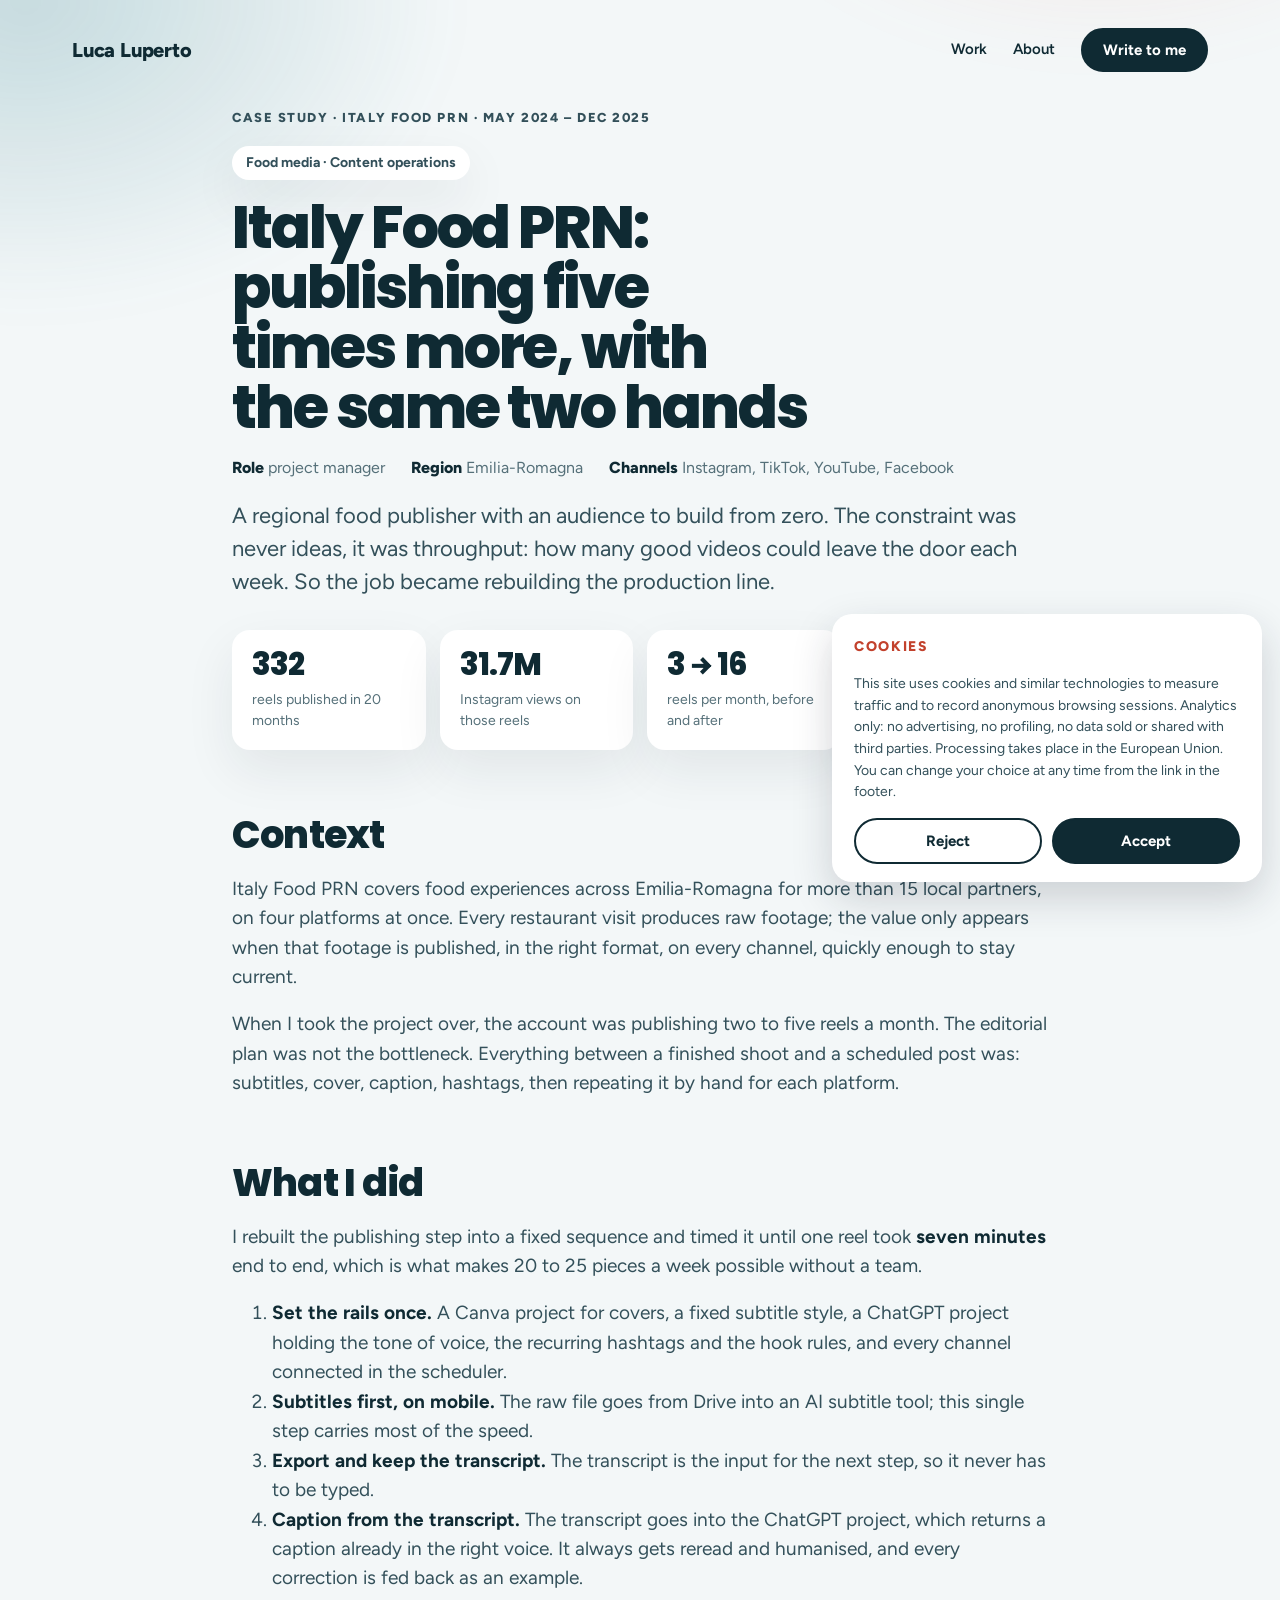
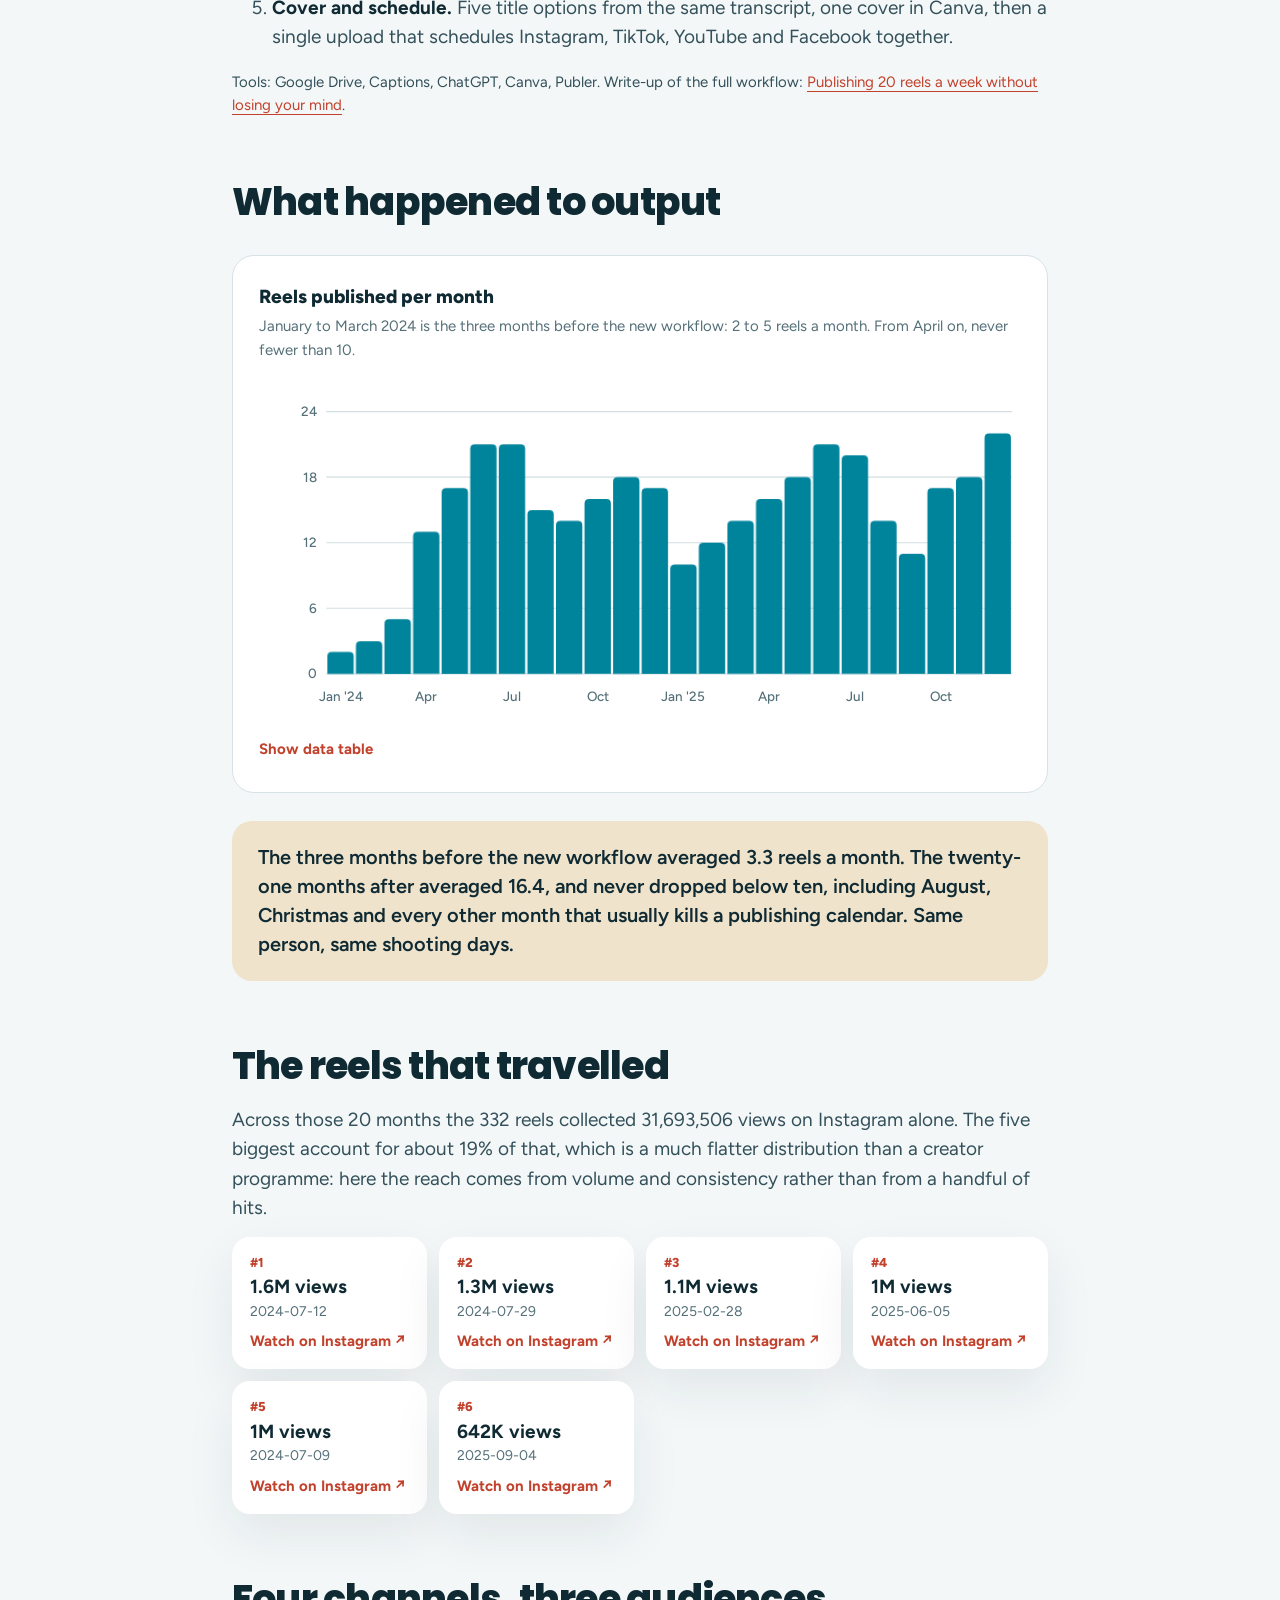
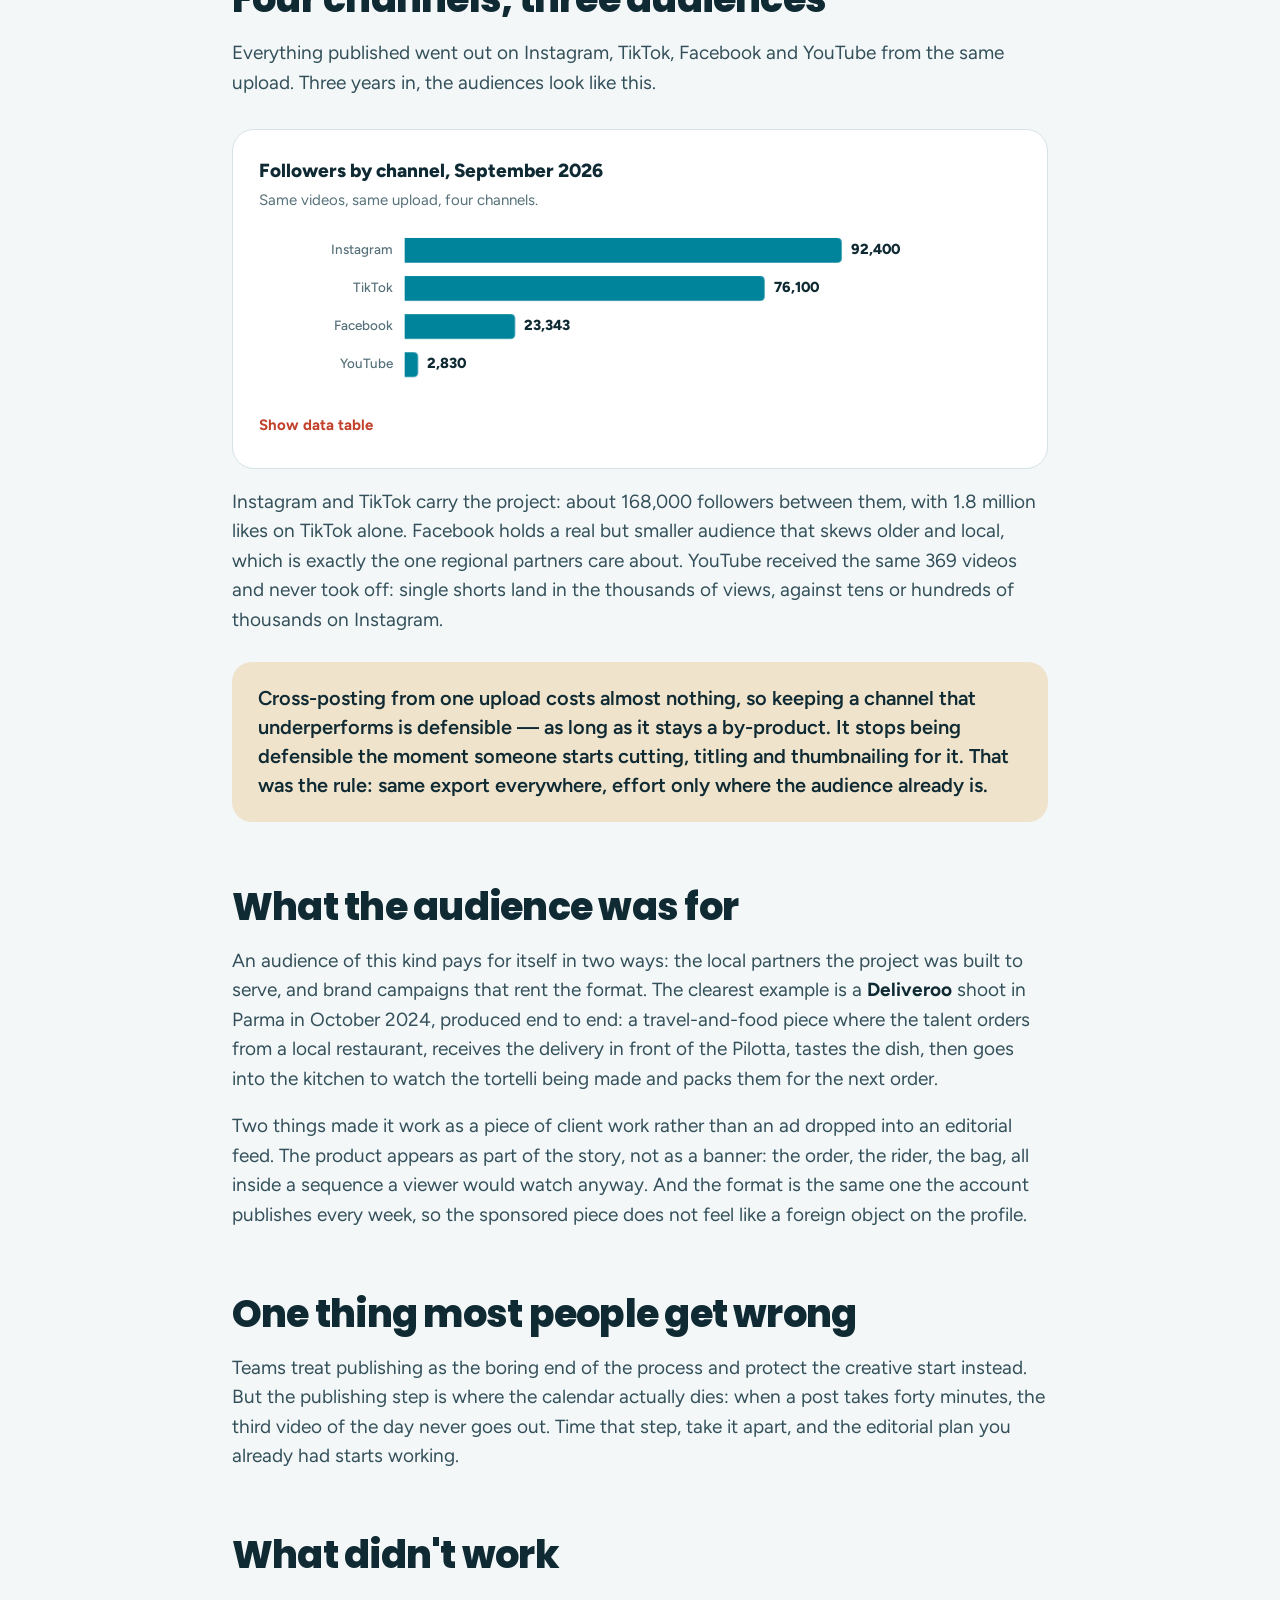
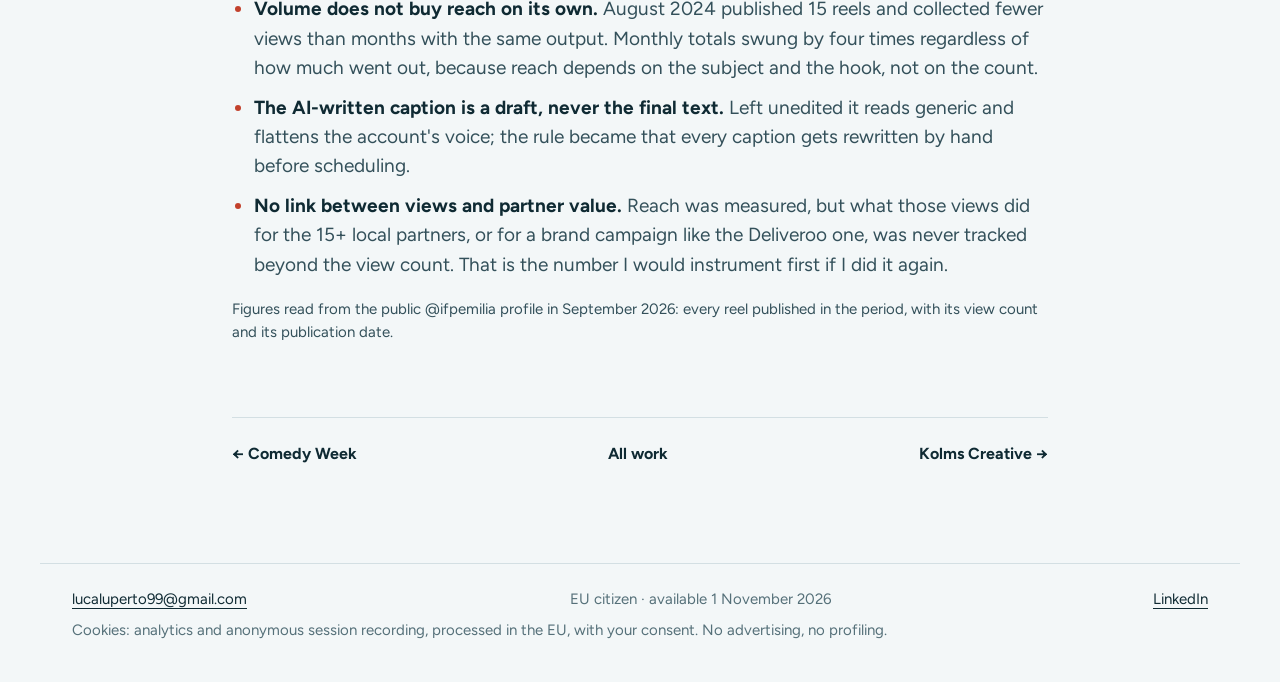
<file: italy-food-prn.html>
<!doctype html>
<html lang="en">
<head>
<meta charset="utf-8">
<meta name="viewport" content="width=device-width, initial-scale=1">
<title>Italy Food PRN case study · Luca Luperto</title>
<meta name="description" content="Rebuilding content production so a regional food publisher could publish five times more, and what that did for reach.">
<meta property="og:title" content="Italy Food PRN case study · Luca Luperto">
<meta property="og:description" content="Rebuilding content production so a regional food publisher could publish five times more, and what that did for reach.">
<meta property="og:image" content="https://lucaluperto.it/og.png">
<meta property="og:type" content="website">
<meta property="og:url" content="https://lucaluperto.it/">
<meta name="twitter:card" content="summary_large_image">
<meta name="author" content="Luca Luperto">
<meta name="robots" content="index, follow, max-image-preview:large">
<link rel="canonical" href="https://lucaluperto.it/italy-food-prn.html">
<link rel="preconnect" href="https://fonts.googleapis.com">
<link rel="preconnect" href="https://fonts.gstatic.com" crossorigin>
<link href="https://fonts.googleapis.com/css2?family=Figtree:wght@400;600;700;800&family=Poppins:wght@600;700;800&display=swap" rel="stylesheet">
<script>document.documentElement.classList.add("js");if(/^(localhost|127\.0\.0\.1|)$/.test(location.hostname))document.documentElement.classList.add("dev");</script>
<link rel="stylesheet" href="b2.css?v=16">
<link rel="stylesheet" href="palettes.css?v=4">
<link rel="icon" href="data:image/svg+xml,<svg xmlns='http://www.w3.org/2000/svg' viewBox='0 0 100 100'><rect width='100' height='100' rx='0' fill='%23c4341c'/><path d='M16 20h15v44h28v16H16z' fill='white'/><path d='M84 80H69V36H41V20h43z' fill='white' fill-opacity='0.55'/></svg>">
<script>
(function () {
  var KEY = 'll-analytics';
  var started = false;

  function read() { try { return localStorage.getItem(KEY); } catch (e) { return null; } }
  function write(v) { try { localStorage.setItem(KEY, v); } catch (e) {} }

  // PostHog non viene nemmeno scaricato finche' non c'e' un si'.
  function start() {
    if (started) return;
    started = true;
    !function(t,e){var o,n,p,r;e.__SV||(window.posthog && window.posthog.__loaded)||(window.posthog=e,e._i=[],e.init=function(i,s,a){function g(t,e){var o=e.split(".");2==o.length&&(t=t[o[0]],e=o[1]),t[e]=function(){t.push([e].concat(Array.prototype.slice.call(arguments,0)))}}p||((p=t.createElement("script")).type="text/javascript",p.crossOrigin="anonymous",p.async=!0,p.src=s.api_host.replace(".i.posthog.com","-assets.i.posthog.com")+"/static/array.js",p.onerror=function(){p=null},(r=t.getElementsByTagName("script")[0]).parentNode.insertBefore(p,r));var u=e;for(void 0!==a?u=e[a]=[]:a="posthog",u.people=u.people||[],Object.defineProperty(u,"toString",{configurable:!0,enumerable:!0,writable:!0,value:function(t){var e="posthog";return"posthog"!==a&&(e+="."+a),t||(e+=" (stub)"),e}}),Object.defineProperty(u.people,"toString",{configurable:!0,enumerable:!0,writable:!0,value:function(){return u.toString(1)+".people (stub)"}}),o="init capture register register_once register_for_session unregister unregister_for_session getFeatureFlag getFeatureFlagResult isFeatureEnabled reloadFeatureFlags updateEarlyAccessFeatureEnrollment getEarlyAccessFeatures on onFeatureFlags onSessionId getSurveys getActiveMatchingSurveys renderSurvey canRenderSurvey getNextSurveyStep identify setPersonProperties group resetGroups setPersonPropertiesForFlags resetPersonPropertiesForFlags setGroupPropertiesForFlags resetGroupPropertiesForFlags reset get_distinct_id getGroups get_session_id get_session_replay_url alias set_config startSessionRecording stopSessionRecording sessionRecordingStarted captureException loadToolbar get_property getSessionProperty createPersonProfile opt_in_capturing opt_out_capturing has_opted_in_capturing has_opted_out_capturing clear_opt_in_out_capturing debug".split(" "),n=0;n<o.length;n++)g(u,o[n]);e._i.push([i,s,a])},e.__SV=1)}(document,window.posthog||[]);
    posthog.init('phc_v96eDoyRSB9aAFanDd546SFta744k8Ng2YSQQuPfHL4T', {
      api_host: 'https://eu.i.posthog.com',
      defaults: '2026-05-30'
    })
  }

  // un no non lascia in giro quello che un si' precedente aveva scritto
  function purge() {
    try {
      document.cookie.split(';').forEach(function (c) {
        var n = c.split('=')[0].trim();
        if (n.indexOf('ph_') === 0) {
          document.cookie = n + '=; expires=Thu, 01 Jan 1970 00:00:00 GMT; path=/';
        }
      });
      Object.keys(localStorage).forEach(function (k) {
        if (k.indexOf('ph_') === 0) { localStorage.removeItem(k); }
      });
    } catch (e) {}
  }

  function syncLink() {
    var b = document.querySelector('.clink');
    if (b) { b.hidden = !read(); }
  }

  function ask() {
    var ex = document.querySelector('.consent');
    if (ex) {                      // gia' aperta: la faccio notare invece di non fare nulla
      ex.classList.remove('pulse');
      void ex.offsetWidth;
      ex.classList.add('pulse');
      return;
    }
    var w = document.createElement('div');
    w.className = 'consent';
    w.setAttribute('role', 'dialog');
    w.setAttribute('aria-label', 'Cookies');
    w.innerHTML =
      '<p class="consent-h">Cookies</p>' +
      '<p>This site uses cookies and similar technologies to measure traffic and to ' +
      'record anonymous browsing sessions. Analytics only: no advertising, no profiling, ' +
      'no data sold or shared with third parties. Processing takes place in the European ' +
      'Union. You can change your choice at any time from the link in the footer.</p>' +
      '<div class="consent-b">' +
      '<button type="button" data-a="no">Reject</button>' +
      '<button type="button" class="yes" data-a="yes">Accept</button>' +
      '</div>';
    document.body.appendChild(w);
    requestAnimationFrame(function () { w.classList.add('in'); });
    w.addEventListener('click', function (e) {
      var t = e.target;
      while (t && t !== w && !(t.tagName === 'BUTTON' && t.getAttribute('data-a'))) { t = t.parentNode; }
      if (!t || t === w) return;
      var v = t.getAttribute('data-a');
      write(v);
      w.parentNode.removeChild(w);
      syncLink();
      if (v === 'yes') { start(); } else { purge(); }
    });
  }

  // il link "Change" nel footer: ritirare il consenso costa un clic come darlo
  window.llAnalytics = function () {
    try { localStorage.removeItem(KEY); } catch (e) {}
    ask();
  };

  function boot() {
    syncLink();
    var c = read();
    if (c === 'yes') { start(); }
    else if (c !== 'no') { ask(); }
  }

  if (document.readyState === 'loading') {
    document.addEventListener('DOMContentLoaded', boot);
  } else {
    boot();
  }
})();
</script>
</head>
<body>
<div class="page">
<div class="aura" aria-hidden="true"></div>

<header class="site"><div class="w">
  <a class="name" href="index.html">Luca Luperto</a>
  <nav aria-label="Main">
    <a href="index.html#work">Work</a>
    <a href="index.html#about">About</a>
    <a class="pill dark" href="index.html#contact">Write to me</a>
  </nav>
</div></header>

<main class="case-page">
<article class="w col">
<p class="eyebrow">Case study · Italy Food PRN · May 2024 – Dec 2025</p>
<p class="sector">Food media · Content operations</p>
<h1>Italy Food PRN: publishing five times more, with the same two hands</h1>
<div class="meta"><span><b>Role</b> project manager</span><span><b>Region</b> Emilia-Romagna</span><span><b>Channels</b> Instagram, TikTok, YouTube, Facebook</span></div>
<p class="lede">A regional food publisher with an audience to build from zero. The constraint was never ideas, it was throughput: how many good videos could leave the door each week. So the job became rebuilding the production line.</p>

<div class="stats">
  <div class="stat"><b>332</b><span>reels published in 20 months</span></div>
  <div class="stat"><b>31.7M</b><span>Instagram views on those reels</span></div>
  <div class="stat"><b>3 &rarr; 16</b><span>reels per month, before and after</span></div>
  <div class="stat"><b>80,000+</b><span>followers gained in 18 months</span></div>
</div>

<h2>Context</h2>
<p>Italy Food PRN covers food experiences across Emilia-Romagna for more than 15 local partners, on four platforms at once. Every restaurant visit produces raw footage; the value only appears when that footage is published, in the right format, on every channel, quickly enough to stay current.</p>
<p>When I took the project over, the account was publishing two to five reels a month. The editorial plan was not the bottleneck. Everything between a finished shoot and a scheduled post was: subtitles, cover, caption, hashtags, then repeating it by hand for each platform.</p>

<h2>What I did</h2>
<p>I rebuilt the publishing step into a fixed sequence and timed it until one reel took <b>seven minutes</b> end to end, which is what makes 20 to 25 pieces a week possible without a team.</p>
<ol class="clean">
  <li><b>Set the rails once.</b> A Canva project for covers, a fixed subtitle style, a ChatGPT project holding the tone of voice, the recurring hashtags and the hook rules, and every channel connected in the scheduler.</li>
  <li><b>Subtitles first, on mobile.</b> The raw file goes from Drive into an AI subtitle tool; this single step carries most of the speed.</li>
  <li><b>Export and keep the transcript.</b> The transcript is the input for the next step, so it never has to be typed.</li>
  <li><b>Caption from the transcript.</b> The transcript goes into the ChatGPT project, which returns a caption already in the right voice. It always gets reread and humanised, and every correction is fed back as an example.</li>
  <li><b>Cover and schedule.</b> Five title options from the same transcript, one cover in Canva, then a single upload that schedules Instagram, TikTok, YouTube and Facebook together.</li>
</ol>
<p class="muted">Tools: Google Drive, Captions, ChatGPT, Canva, Publer. Write-up of the full workflow: <a href="https://www.linkedin.com/pulse/pubblicare-20-reel-settimana-senza-impazzire-ecco-il-sistema-luperto-og7uf/">Publishing 20 reels a week without losing your mind</a>.</p>

<h2>What happened to output</h2>
<figure><figcaption>Reels published per month</figcaption><div class="sub">January to March 2024 is the three months before the new workflow: 2 to 5 reels a month. From April on, never fewer than 10.</div><svg class="chart chart-v" viewBox="0 0 680 300" role="img"><line class="grid" x1="60" x2="672" y1="264.0" y2="264.0"/><text x="52" y="268.0" text-anchor="end">0</text><line class="grid" x1="60" x2="672" y1="205.5" y2="205.5"/><text x="52" y="209.5" text-anchor="end">6</text><line class="grid" x1="60" x2="672" y1="147.0" y2="147.0"/><text x="52" y="151.0" text-anchor="end">12</text><line class="grid" x1="60" x2="672" y1="88.5" y2="88.5"/><text x="52" y="92.5" text-anchor="end">18</text><line class="grid" x1="60" x2="672" y1="30.0" y2="30.0"/><text x="52" y="34.0" text-anchor="end">24</text><path class="bar" d="M61,264 V248.5 Q61,244.5 65,244.5 H80.5 Q84.5,244.5 84.5,248.5 V264 Z" tabindex="0" data-tip="2024-01: 2 reels published"/><text x="72.8" y="288" text-anchor="middle">Jan &#x27;24</text><path class="bar" d="M86.5,264 V238.8 Q86.5,234.8 90.5,234.8 H106 Q110,234.8 110,238.8 V264 Z" tabindex="0" data-tip="2024-02: 3 reels published"/><path class="bar" d="M112,264 V219.2 Q112,215.2 116,215.2 H131.5 Q135.5,215.2 135.5,219.2 V264 Z" tabindex="0" data-tip="2024-03: 5 reels published"/><path class="bar" d="M137.5,264 V141.2 Q137.5,137.2 141.5,137.2 H157 Q161,137.2 161,141.2 V264 Z" tabindex="0" data-tip="2024-04: 13 reels published"/><text x="149.2" y="288" text-anchor="middle">Apr</text><path class="bar" d="M163,264 V102.2 Q163,98.2 167,98.2 H182.5 Q186.5,98.2 186.5,102.2 V264 Z" tabindex="0" data-tip="2024-05: 17 reels published"/><path class="bar" d="M188.5,264 V63.2 Q188.5,59.2 192.5,59.2 H208 Q212,59.2 212,63.2 V264 Z" tabindex="0" data-tip="2024-06: 21 reels published"/><path class="bar" d="M214,264 V63.2 Q214,59.2 218,59.2 H233.5 Q237.5,59.2 237.5,63.2 V264 Z" tabindex="0" data-tip="2024-07: 21 reels published"/><text x="225.8" y="288" text-anchor="middle">Jul</text><path class="bar" d="M239.5,264 V121.8 Q239.5,117.8 243.5,117.8 H259 Q263,117.8 263,121.8 V264 Z" tabindex="0" data-tip="2024-08: 15 reels published"/><path class="bar" d="M265,264 V131.5 Q265,127.5 269,127.5 H284.5 Q288.5,127.5 288.5,131.5 V264 Z" tabindex="0" data-tip="2024-09: 14 reels published"/><path class="bar" d="M290.5,264 V112 Q290.5,108 294.5,108 H310 Q314,108 314,112 V264 Z" tabindex="0" data-tip="2024-10: 16 reels published"/><text x="302.2" y="288" text-anchor="middle">Oct</text><path class="bar" d="M316,264 V92.5 Q316,88.5 320,88.5 H335.5 Q339.5,88.5 339.5,92.5 V264 Z" tabindex="0" data-tip="2024-11: 18 reels published"/><path class="bar" d="M341.5,264 V102.2 Q341.5,98.2 345.5,98.2 H361 Q365,98.2 365,102.2 V264 Z" tabindex="0" data-tip="2024-12: 17 reels published"/><path class="bar" d="M367,264 V170.5 Q367,166.5 371,166.5 H386.5 Q390.5,166.5 390.5,170.5 V264 Z" tabindex="0" data-tip="2025-01: 10 reels published"/><text x="378.8" y="288" text-anchor="middle">Jan &#x27;25</text><path class="bar" d="M392.5,264 V151 Q392.5,147 396.5,147 H412 Q416,147 416,151 V264 Z" tabindex="0" data-tip="2025-02: 12 reels published"/><path class="bar" d="M418,264 V131.5 Q418,127.5 422,127.5 H437.5 Q441.5,127.5 441.5,131.5 V264 Z" tabindex="0" data-tip="2025-03: 14 reels published"/><path class="bar" d="M443.5,264 V112 Q443.5,108 447.5,108 H463 Q467,108 467,112 V264 Z" tabindex="0" data-tip="2025-04: 16 reels published"/><text x="455.2" y="288" text-anchor="middle">Apr</text><path class="bar" d="M469,264 V92.5 Q469,88.5 473,88.5 H488.5 Q492.5,88.5 492.5,92.5 V264 Z" tabindex="0" data-tip="2025-05: 18 reels published"/><path class="bar" d="M494.5,264 V63.2 Q494.5,59.2 498.5,59.2 H514 Q518,59.2 518,63.2 V264 Z" tabindex="0" data-tip="2025-06: 21 reels published"/><path class="bar" d="M520,264 V73 Q520,69 524,69 H539.5 Q543.5,69 543.5,73 V264 Z" tabindex="0" data-tip="2025-07: 20 reels published"/><text x="531.8" y="288" text-anchor="middle">Jul</text><path class="bar" d="M545.5,264 V131.5 Q545.5,127.5 549.5,127.5 H565 Q569,127.5 569,131.5 V264 Z" tabindex="0" data-tip="2025-08: 14 reels published"/><path class="bar" d="M571,264 V160.8 Q571,156.8 575,156.8 H590.5 Q594.5,156.8 594.5,160.8 V264 Z" tabindex="0" data-tip="2025-09: 11 reels published"/><path class="bar" d="M596.5,264 V102.2 Q596.5,98.2 600.5,98.2 H616 Q620,98.2 620,102.2 V264 Z" tabindex="0" data-tip="2025-10: 17 reels published"/><text x="608.2" y="288" text-anchor="middle">Oct</text><path class="bar" d="M622,264 V92.5 Q622,88.5 626,88.5 H641.5 Q645.5,88.5 645.5,92.5 V264 Z" tabindex="0" data-tip="2025-11: 18 reels published"/><path class="bar" d="M647.5,264 V53.5 Q647.5,49.5 651.5,49.5 H667 Q671,49.5 671,53.5 V264 Z" tabindex="0" data-tip="2025-12: 22 reels published"/></svg>
<details><summary>Show data table</summary><div class="table-scroll"><table><thead><tr><th class="">Month</th><th class="n">Reels</th></tr></thead><tbody><tr><td class="">2024-01</td><td class="n">2</td></tr><tr><td class="">2024-02</td><td class="n">3</td></tr><tr><td class="">2024-03</td><td class="n">5</td></tr><tr><td class="">2024-04</td><td class="n">13</td></tr><tr><td class="">2024-05</td><td class="n">17</td></tr><tr><td class="">2024-06</td><td class="n">21</td></tr><tr><td class="">2024-07</td><td class="n">21</td></tr><tr><td class="">2024-08</td><td class="n">15</td></tr><tr><td class="">2024-09</td><td class="n">14</td></tr><tr><td class="">2024-10</td><td class="n">16</td></tr><tr><td class="">2024-11</td><td class="n">18</td></tr><tr><td class="">2024-12</td><td class="n">17</td></tr><tr><td class="">2025-01</td><td class="n">10</td></tr><tr><td class="">2025-02</td><td class="n">12</td></tr><tr><td class="">2025-03</td><td class="n">14</td></tr><tr><td class="">2025-04</td><td class="n">16</td></tr><tr><td class="">2025-05</td><td class="n">18</td></tr><tr><td class="">2025-06</td><td class="n">21</td></tr><tr><td class="">2025-07</td><td class="n">20</td></tr><tr><td class="">2025-08</td><td class="n">14</td></tr><tr><td class="">2025-09</td><td class="n">11</td></tr><tr><td class="">2025-10</td><td class="n">17</td></tr><tr><td class="">2025-11</td><td class="n">18</td></tr><tr><td class="">2025-12</td><td class="n">22</td></tr></tbody></table></div></details></figure>
<div class="insight"><p>The three months before the new workflow averaged 3.3 reels a month. The twenty-one months after averaged 16.4, and never dropped below ten, including August, Christmas and every other month that usually kills a publishing calendar. Same person, same shooting days.</p></div>

<h2>The reels that travelled</h2>
<p>Across those 20 months the 332 reels collected 31,693,506 views on Instagram alone. The five biggest account for about 19% of that, which is a much flatter distribution than a creator programme: here the reach comes from volume and consistency rather than from a handful of hits.</p>
<div class="reels"><a class="reel" href="https://www.instagram.com/ifpemilia/reel/C9UY7i1Igey/"><span class="rank">#1</span>
      <b>1.6M views</b><span class="muted">2024-07-12</span>
      <span class="go">Watch on Instagram &#8599;</span></a><a class="reel" href="https://www.instagram.com/ifpemilia/reel/C-A4I8ToLxA/"><span class="rank">#2</span>
      <b>1.3M views</b><span class="muted">2024-07-29</span>
      <span class="go">Watch on Instagram &#8599;</span></a><a class="reel" href="https://www.instagram.com/ifpemilia/reel/DGnPu3UoCPc/"><span class="rank">#3</span>
      <b>1.1M views</b><span class="muted">2025-02-28</span>
      <span class="go">Watch on Instagram &#8599;</span></a><a class="reel" href="https://www.instagram.com/ifpemilia/reel/DKg9XMzIXXV/"><span class="rank">#4</span>
      <b>1M views</b><span class="muted">2025-06-05</span>
      <span class="go">Watch on Instagram &#8599;</span></a><a class="reel" href="https://www.instagram.com/ifpemilia/reel/C9Mq0b7oD5-/"><span class="rank">#5</span>
      <b>1M views</b><span class="muted">2024-07-09</span>
      <span class="go">Watch on Instagram &#8599;</span></a><a class="reel" href="https://www.instagram.com/ifpemilia/reel/DOLSIcdgdFd/"><span class="rank">#6</span>
      <b>642K views</b><span class="muted">2025-09-04</span>
      <span class="go">Watch on Instagram &#8599;</span></a></div>

<h2>Four channels, three audiences</h2>
<p>Everything published went out on Instagram, TikTok, Facebook and YouTube from the same upload. Three years in, the audiences look like this.</p>
<figure><figcaption>Followers by channel, September 2026</figcaption><div class="sub">Same videos, same upload, four channels.</div><svg class="chart chart-h" viewBox="0 0 680 144" role="img"><text x="120" y="22.0" text-anchor="end">Instagram</text><path class="bar" d="M130,8 H516 Q520,8 520,12 V26 Q520,30 516,30 H130 Z" tabindex="0" data-tip="Instagram: 92,400 followers"/><text class="val" x="528.0" y="22.0">92,400</text><text x="120" y="56.0" text-anchor="end">TikTok</text><path class="bar" d="M130,42 H447.2 Q451.2,42 451.2,46 V60 Q451.2,64 447.2,64 H130 Z" tabindex="0" data-tip="TikTok: 76,100 followers, 1.8M likes"/><text class="val" x="459.2" y="56.0">76,100</text><text x="120" y="90.0" text-anchor="end">Facebook</text><path class="bar" d="M130,76 H224.5 Q228.5,76 228.5,80 V94 Q228.5,98 224.5,98 H130 Z" tabindex="0" data-tip="Facebook: 23,343 followers"/><text class="val" x="236.5" y="90.0">23,343</text><text x="120" y="124.0" text-anchor="end">YouTube</text><path class="bar" d="M130,110 H137.9 Q141.9,110 141.9,114 V128 Q141.9,132 137.9,132 H130 Z" tabindex="0" data-tip="YouTube: 2,830 subscribers across 369 videos"/><text class="val" x="149.9" y="124.0">2,830</text></svg>
<details><summary>Show data table</summary><div class="table-scroll"><table><thead><tr><th class="">Channel</th><th class="n">Followers</th></tr></thead><tbody><tr><td class="">Instagram</td><td class="n">92,400</td></tr><tr><td class="">TikTok</td><td class="n">76,100</td></tr><tr><td class="">Facebook</td><td class="n">23,343</td></tr><tr><td class="">YouTube</td><td class="n">2,830</td></tr></tbody></table></div></details></figure>
<p>Instagram and TikTok carry the project: about 168,000 followers between them, with 1.8 million likes on TikTok alone. Facebook holds a real but smaller audience that skews older and local, which is exactly the one regional partners care about. YouTube received the same 369 videos and never took off: single shorts land in the thousands of views, against tens or hundreds of thousands on Instagram.</p>
<div class="insight"><p>Cross-posting from one upload costs almost nothing, so keeping a channel that underperforms is defensible — as long as it stays a by-product. It stops being defensible the moment someone starts cutting, titling and thumbnailing for it. That was the rule: same export everywhere, effort only where the audience already is.</p></div>

<h2>What the audience was for</h2>
<p>An audience of this kind pays for itself in two ways: the local partners the project was built to serve, and brand campaigns that rent the format. The clearest example is a <b>Deliveroo</b> shoot in Parma in October 2024, produced end to end: a travel-and-food piece where the talent orders from a local restaurant, receives the delivery in front of the Pilotta, tastes the dish, then goes into the kitchen to watch the tortelli being made and packs them for the next order.</p>
<p>Two things made it work as a piece of client work rather than an ad dropped into an editorial feed. The product appears as part of the story, not as a banner: the order, the rider, the bag, all inside a sequence a viewer would watch anyway. And the format is the same one the account publishes every week, so the sponsored piece does not feel like a foreign object on the profile.</p>

<h2>One thing most people get wrong</h2>
<p>Teams treat publishing as the boring end of the process and protect the creative start instead. But the publishing step is where the calendar actually dies: when a post takes forty minutes, the third video of the day never goes out. Time that step, take it apart, and the editorial plan you already had starts working.</p>

<h2>What didn't work</h2>
<ul class="clean">
  <li><b>Volume does not buy reach on its own.</b> August 2024 published 15 reels and collected fewer views than months with the same output. Monthly totals swung by four times regardless of how much went out, because reach depends on the subject and the hook, not on the count.</li>
  <li><b>The AI-written caption is a draft, never the final text.</b> Left unedited it reads generic and flattens the account's voice; the rule became that every caption gets rewritten by hand before scheduling.</li>
  <li><b>No link between views and partner value.</b> Reach was measured, but what those views did for the 15+ local partners, or for a brand campaign like the Deliveroo one, was never tracked beyond the view count. That is the number I would instrument first if I did it again.</li>
</ul>
<p class="muted">Figures read from the public @ifpemilia profile in September 2026: every reel published in the period, with its view count and its publication date.</p>
<div class="next"><a href="comedy-week.html">&larr; Comedy Week</a><a href="index.html">All work</a><a href="kolms-creative.html">Kolms Creative &rarr;</a></div>
</article>
</main>

<footer class="site"><div class="w">
  <span><a href="mailto:lucaluperto99@gmail.com">lucaluperto99@gmail.com</a></span>
  <span>EU citizen · available 1 November 2026</span>
  <span><a href="https://www.linkedin.com/in/lupertoluca">LinkedIn</a></span>
  <span>Cookies: analytics and anonymous session recording, processed in the EU, with your consent. No advertising, no profiling. <button type="button" class="clink" onclick="llAnalytics()" hidden>Cookie settings</button></span>
</div></footer>
</div>
<script src="tip.js"></script>
<script src="b2.js?v=3"></script>
</body>
</html>
</file>
<file: b2.css>
/* lucaluperto.it — B2 "contact sheet, light".
   One light theme by choice. Orange is the pencil: it marks, it never decorates. */
:root {
  color-scheme: light;
  --bg: #f3f6fb;          /* pale blue paper */
  --surface: #ffffff;
  --ink: #1d2433;         /* headings, figures, buttons */
  --body: #3b4458;        /* running text, 9.9:1 on bg */
  --dim: #566177;         /* captions, 5.8:1 on bg */
  --line: #dbe2ee;
  --line-2: #c3ccdb;
  --pencil: #f2803e;      /* marks, fills under ink text */
  --pencil-text: #b84f17; /* orange as text: 4.9:1 on white */
  --sand: #efe3cc;
  --lift: 0 20px 50px rgba(29, 36, 51, .08);
  --ease: cubic-bezier(.2, .65, .3, 1);
  --draw: cubic-bezier(.6, .05, .4, 1);
  --sans: "Figtree", system-ui, -apple-system, "Segoe UI", sans-serif;
}

* { box-sizing: border-box; }
html { -webkit-text-size-adjust: 100%; }
body {
  margin: 0; background: var(--bg); color: var(--ink);
  font: 400 19px/1.55 var(--sans);
  -webkit-font-smoothing: antialiased;
}
img { max-width: 100%; }
a { color: var(--pencil-text); text-underline-offset: 4px; }
a:hover { color: var(--ink); }
h1, h2, h3 { margin: 0; line-height: 1.1; font-weight: 800; letter-spacing: -0.025em; text-wrap: balance; }
p { margin: 0; }
a:focus-visible, button:focus-visible, summary:focus-visible, input:focus-visible, textarea:focus-visible {
  outline: 3px solid var(--ink); outline-offset: 3px;
}

.w { position: relative; max-width: 1200px; margin: 0 auto; padding-inline: 32px; }
.label { font-weight: 800; font-size: 13px; letter-spacing: .12em; text-transform: uppercase; color: var(--pencil-text); }
.muted { color: var(--dim); font-size: 15px; }
.card { background: var(--surface); border-radius: 24px; box-shadow: var(--lift); }

/* ---------- background glow ---------- */
.aura { position: absolute; inset: -8% -10% auto; height: 1100px; pointer-events: none; z-index: 0;
  background:
    radial-gradient(38% 36% at 80% 20%, rgba(242,128,62,.22), rgba(242,128,62,0) 70%),
    radial-gradient(40% 40% at 10% 40%, rgba(120,160,220,.22), rgba(120,160,220,0) 70%);
  filter: blur(24px); animation: drift 20s ease-in-out infinite alternate; }
@keyframes drift { to { transform: translate3d(-4%, 4%, 0) scale(1.08); } }
.page { position: relative; overflow: hidden; }
main, header.site, footer.site { position: relative; z-index: 1; }

/* ---------- header ---------- */
header.site .w { display: flex; flex-wrap: wrap; justify-content: space-between; align-items: center; gap: 12px 28px; padding-block: 28px; }
.name { font-weight: 800; font-size: 20px; letter-spacing: -0.01em; color: var(--ink); text-decoration: none; }
header.site nav { display: flex; flex-wrap: wrap; align-items: center; gap: 8px 26px; font-weight: 600; font-size: 15px; }
header.site nav a { color: var(--ink); text-decoration: none; }
header.site nav a:hover { color: var(--pencil-text); }
.pill { display: inline-flex; align-items: center; justify-content: center; min-height: 48px; padding: 0 24px;
  border-radius: 999px; font: 700 16px/1 var(--sans); text-decoration: none; border: 2px solid var(--ink);
  transition: transform .2s var(--ease), background-color .2s; }
.pill:hover { transform: translateY(-2px); }
.pill.dark { background: var(--ink); color: #ffffff; }
.pill.dark:hover { color: #ffffff; }
.pill.line { background: transparent; color: var(--ink); }
header.site nav .pill { min-height: 44px; padding: 0 20px; font-size: 15px; }

main { display: flex; flex-direction: column; gap: 96px; padding-bottom: 96px; }
main > * { min-width: 0; width: 100%; }

/* ---------- hero ---------- */
.hero { display: grid; grid-template-columns: minmax(0, 1.25fr) minmax(0, .9fr); gap: 56px; align-items: center; }
.hero-text { display: flex; flex-direction: column; gap: 24px; }
.hello { display: flex; align-items: center; gap: 18px; }
.hello img { width: 96px; height: 96px; border-radius: 50%; object-fit: cover; object-position: center 20%;
  background: var(--surface); border: 4px solid var(--surface); }
.hello span { display: block; }
.hello .role { font-weight: 600; font-size: 17px; color: var(--dim); }
h1 { font-size: clamp(42px, 5.2vw, 72px); line-height: 1.02; letter-spacing: -0.03em; }
.lede { max-width: 34em; color: var(--body); font-size: 21px; }
.hl { position: relative; display: inline-block; white-space: nowrap; }
.hl svg { position: absolute; left: -2%; bottom: -18px; width: 104%; height: 24px; overflow: visible; }

.route { margin: 0; padding: 22px 22px 18px; display: flex; flex-direction: column; gap: 10px; }
.route svg { width: 100%; height: auto; display: block; overflow: visible; }
.route .place { font: 800 17px var(--sans); fill: var(--ink); }
.route .note { font: 400 13px var(--sans); fill: var(--dim); }

/* ---------- the pencil ----------
   Every mark is a path with pathLength="1". With JS on, marks start undrawn and draw
   when their block scrolls into view (.on); without JS they are simply drawn. */
.js .pen { stroke-dasharray: 1; stroke-dashoffset: 1; }
.js .on .pen { animation: draw 1s var(--draw) forwards; }
.js .on .pen.d2 { animation-delay: .5s; }
.js .on .pen.d3 { animation-delay: 1s; }
.js .write { clip-path: inset(0 100% 0 0); }
.js .on .write { animation: write .7s steps(14, end) .9s forwards; }
@keyframes draw { from { stroke-dashoffset: 1; } to { stroke-dashoffset: 0; } }
@keyframes redraw { from { stroke-dashoffset: 1; } to { stroke-dashoffset: 0; } }
@keyframes write { to { clip-path: inset(0 0 0 0); } }
.js .on .frame:hover .pen, .js .on .case:hover .pen { animation: redraw .8s var(--draw) forwards; }
.pencil { opacity: 0; }
.no-pencil .pencil { display: none; }

/* ---------- contact sheet ---------- */
.sheet-h { display: flex; flex-wrap: wrap; justify-content: space-between; align-items: baseline; gap: 8px; margin-bottom: 18px; }
.sheet { padding: 28px; }
.strip { display: grid; grid-template-columns: repeat(4, minmax(0, 1fr)); gap: 18px; }
.frame { margin: 0; display: flex; flex-direction: column; gap: 8px; color: inherit; text-decoration: none;
  transition: transform .4s var(--ease); }
.frame:hover { transform: translateY(-4px) rotate(-.4deg); color: inherit; }
.frame .shot { position: relative; display: block; }
.frame .pic, .frame .cap { display: block; }
.frame .pic { position: relative; aspect-ratio: 4 / 3; overflow: hidden; border-radius: 10px; background: #e7ecf4; }
.frame .pic img { position: absolute; inset: 0; width: 100%; height: 100%; object-fit: cover; transition: transform .6s var(--ease); }
.frame:hover .pic img { transform: scale(1.06); }
.frame .scrim { position: absolute; inset: 0; background: linear-gradient(to top, rgba(18,22,32,.86), rgba(18,22,32,0) 65%); }
.frame .fig { position: absolute; left: 14px; bottom: 10px; color: #ffffff; display: flex; flex-direction: column; }
.frame .fig b { font-weight: 800; font-size: 36px; letter-spacing: -0.03em; line-height: 1; }
.frame .fig span { font-size: 13px; }
.frame .play { position: absolute; top: 10px; right: 10px; background: rgba(18,22,32,.6); color: #ffffff;
  font-size: 12px; font-weight: 700; padding: 4px 10px; border-radius: 999px; }
.frame .mark { position: absolute; inset: -9px; width: calc(100% + 18px); height: calc(100% + 18px); overflow: visible; pointer-events: none; }
.frame .cap { font-size: 14px; color: var(--dim); }
.frame .cap b { color: var(--ink); }
.frame .cap.keep { font-weight: 700; color: var(--pencil-text); }

/* ---------- case studies ---------- */
.cases { display: flex; flex-direction: column; gap: 28px; }
.cases > h2 { font-size: clamp(30px, 3.2vw, 44px); }
.case { display: grid; grid-template-columns: minmax(0, 1fr) minmax(0, 1.1fr); gap: 48px; align-items: start; padding: 40px; }
.case-text { display: flex; flex-direction: column; gap: 16px; }
.case-top { display: flex; justify-content: space-between; align-items: baseline; gap: 12px; }
.case-top .when { font-weight: 800; font-size: 26px; letter-spacing: -0.02em; white-space: nowrap; }
.case h3 { font-size: 34px; line-height: 1.1; letter-spacing: -0.02em; }
.case h3 a { color: var(--ink); text-decoration: none; }
.case h3 a:hover { color: var(--pencil-text); }
.part { display: flex; flex-direction: column; gap: 4px; }
.part b { font-size: 17px; }
.part span { color: var(--body); }
.go { font-weight: 700; font-size: 16px; }
.result { margin: 0; display: flex; flex-direction: column; gap: 10px; }
.result > b { font-size: 17px; }
.big { display: flex; flex-wrap: wrap; gap: 8px 28px; align-items: baseline; }
.big strong { font-weight: 800; font-size: 52px; letter-spacing: -0.03em; line-height: 1; }
.big span { color: var(--dim); font-size: 16px; }
div.chart { background: var(--bg); border-radius: 14px; padding: 18px 16px 10px; }
.chart svg { width: 100%; height: auto; display: block; overflow: visible; margin-top: 8px; }
.chart .bar { fill: var(--ink); }
.chart .bar.drop { fill: var(--pencil); }
.chart text { font-family: var(--sans); font-size: 12px; fill: var(--dim); }
.chart text.val { font-size: 14px; font-weight: 800; fill: var(--ink); }
.chart text.tag { font-size: 13px; font-weight: 800; fill: var(--pencil-text); }
.chart rect[data-tip] { cursor: default; }
.pair { display: grid; grid-template-columns: repeat(2, minmax(0, 1fr)); gap: 14px; }
.pair img { width: 100%; aspect-ratio: 4 / 3; object-fit: cover; border-radius: 12px; display: block; }
.small-case { padding: 32px; display: flex; flex-direction: column; gap: 14px; }
.small-case h3 { font-size: 30px; }
.small-case h3 a { color: var(--ink); text-decoration: none; }
.small-case h3 a:hover { color: var(--pencil-text); }
.small-case .big { padding-top: 14px; border-top: 1px solid var(--line); margin-top: auto; }
.small-case .big strong { font-size: 44px; }

/* ---------- about ---------- */
.about { display: grid; grid-template-columns: repeat(2, minmax(0, 1fr)); gap: 14px 48px; }
.about > div { display: flex; flex-direction: column; gap: 14px; }
.about p { color: var(--body); }
.about .quote { font-weight: 600; font-size: 24px; line-height: 1.35; color: var(--ink); }
.steps { list-style: none; margin: 0; padding: 0; display: flex; flex-direction: column; gap: 10px; }
.steps li { display: grid; grid-template-columns: 28px minmax(0, 1fr); gap: 8px; color: var(--body); }
.steps li::before { content: "✓"; font-weight: 800; color: var(--pencil-text); }

/* ---------- contact ---------- */
.contact { display: grid; grid-template-columns: minmax(0, 1fr) minmax(0, 1fr); gap: 48px; align-items: start; }
.contact-text { display: flex; flex-direction: column; gap: 18px; }
.contact-text h2 { font-size: clamp(30px, 3.2vw, 44px); }
.contact-text p { color: var(--body); }
.contact-links { display: flex; flex-wrap: wrap; gap: 12px; }
.cform { padding: 28px; display: flex; flex-direction: column; min-width: 0; }
.cform-h { font-weight: 800; font-size: 13px; letter-spacing: .12em; text-transform: uppercase; color: var(--pencil-text); margin-bottom: 18px; }
.cform label { font-weight: 700; font-size: 14px; margin-bottom: 6px; }
.cform label i { font-style: normal; font-weight: 400; color: var(--dim); }
.cform input[type="text"], .cform input[type="email"], .cform textarea {
  font: 400 16px/1.5 var(--sans); color: var(--ink); background: var(--bg);
  border: 1.5px solid var(--line-2); border-radius: 12px; padding: 12px 14px; margin-bottom: 18px; width: 100%; min-width: 0; }
.cform textarea { resize: vertical; }
.cform input::placeholder { color: var(--dim); }
.cform button[type="submit"] { align-self: flex-start; cursor: pointer; }
.cform button[disabled] { opacity: .55; cursor: default; transform: none; }
.cform p:not(.cform-h):not(.cform-s) { color: var(--body); }
.cform-s { font-size: 15px; color: var(--dim); margin-top: 12px; }
.cform-s.bad { color: var(--pencil-text); }
.hp { position: absolute; left: -9999px; width: 1px; height: 1px; opacity: 0; }

.band { display: flex; flex-wrap: wrap; justify-content: space-between; align-items: center; gap: 24px;
  padding: 48px 44px; background: var(--pencil); border-radius: 28px; color: var(--ink); }
.band p:first-child { font-weight: 800; font-size: clamp(28px, 3vw, 40px); line-height: 1.05; letter-spacing: -0.025em; max-width: 20ch; }
.band .contact-links { align-self: center; }

/* ---------- footer ---------- */
footer.site .w { display: flex; flex-wrap: wrap; justify-content: space-between; gap: 8px 24px;
  padding-block: 24px 40px; border-top: 1px solid var(--line); font-size: 15px; color: var(--dim); }
footer.site a { color: var(--ink); }
.clink { font: inherit; background: none; border: 0; padding: 0; color: inherit; text-decoration: underline; cursor: pointer; }
.clink:hover { color: var(--pencil-text); }

/* ---------- tooltip (tip.js) ---------- */
.tip { position: fixed; pointer-events: none; background: var(--ink); color: #ffffff; font: 600 13px var(--sans);
  padding: 6px 10px; border-radius: 8px; opacity: 0; transition: opacity .1s; z-index: 70; max-width: 260px; }

/* ---------- entrance (tip.js adds .anim-ready and .in) ---------- */
.anim-ready .rise { opacity: 0; transform: translateY(14px); transition: opacity .55s var(--ease), transform .55s var(--ease); }
.anim-ready .rise.in, .no-anim .rise { opacity: 1; transform: none; }

/* ---------- consent (built by the inline script) ---------- */
.consent { position: fixed; right: 18px; bottom: 18px; z-index: 60; width: min(430px, calc(100vw - 36px));
  background: var(--surface); color: var(--body); border-radius: 20px; box-shadow: 0 16px 40px rgba(29,36,51,.18);
  padding: 22px 22px 18px; opacity: 0; transform: translateY(12px); transition: opacity .22s ease-out, transform .22s ease-out; }
.consent.in { opacity: 1; transform: none; }
.consent-h { font-weight: 800; font-size: 13px; letter-spacing: .12em; text-transform: uppercase; color: var(--pencil-text); margin: 0 0 9px; }
.consent p { margin: 0 0 15px; font-size: 14px; line-height: 1.55; }
.consent-b { display: flex; gap: 10px; }
.consent-b button { flex: 1 1 0; cursor: pointer; font: 700 15px var(--sans); min-height: 46px; padding: 0 14px;
  border-radius: 999px; border: 2px solid var(--ink); background: transparent; color: var(--ink); }
.consent-b button.yes { background: var(--ink); color: #ffffff; }
@keyframes cpulse { 35% { box-shadow: 0 0 0 4px var(--pencil), 0 16px 40px rgba(29,36,51,.18); } }
.consent.pulse { animation: cpulse .55s ease-out; }

/* ---------- small screens ---------- */
@media (max-width: 900px) {
  .hero, .case, .about, .contact { grid-template-columns: minmax(0, 1fr); }
  .strip { grid-template-columns: repeat(2, minmax(0, 1fr)); }
  main { gap: 72px; }
}
@media (max-width: 640px) {
  .w { padding-inline: 18px; }
  body { font-size: 17px; }
  header.site .w { padding-block: 18px; }
  header.site nav { gap: 6px 18px; }
  .hello img { width: 72px; height: 72px; }
  .lede { font-size: 18px; }
  .case, .small-case, .cform, .sheet { padding: 22px; }
  .case h3 { font-size: 28px; }
  .case-top .when { font-size: 20px; }
  .big strong { font-size: 40px; }
  .pair { grid-template-columns: minmax(0, 1fr); }
  .strip { gap: 14px 12px; }
  .frame .fig b { font-size: 24px; }
  .frame .fig span { font-size: 11px; }
  .frame .play { font-size: 11px; padding: 3px 8px; }
  .frame .cap { font-size: 13px; }
  .band { padding: 32px 24px; }
  .pill { width: 100%; }
  header.site nav .pill { width: auto; }
}
@media (prefers-reduced-motion: reduce) {
  .aura { animation: none; }
  .js .pen { stroke-dashoffset: 0; animation: none !important; }
  .js .write { clip-path: none; animation: none !important; }
  .pencil { display: none; }
  .frame:hover, .frame:hover .pic img, .pill:hover { transform: none; }
}

/* =================== case-study pages =================== */
.case-page { padding-top: 8px; }
.case-page .col { max-width: 880px; }
.case-page article { display: block; }
.case-page article > * + * { margin-top: 18px; }
.eyebrow { font-weight: 800; font-size: 13px; letter-spacing: .12em; text-transform: uppercase; color: var(--pencil-text); margin: 0; }
.sector { display: inline-block; background: var(--surface); color: var(--ink); border-radius: 999px;
  padding: 6px 14px; font-weight: 700; font-size: 14px; box-shadow: var(--lift); }
.case-page h1 { font-size: clamp(36px, 4.6vw, 60px); max-width: 18ch; }
.meta { display: flex; flex-wrap: wrap; gap: 6px 26px; font-size: 16px; color: var(--dim); }
.meta b { color: var(--ink); font-weight: 800; }
.case-page .lede { font-size: 22px; line-height: 1.5; max-width: none; }
.case-page h2 { font-size: clamp(28px, 3vw, 38px); letter-spacing: -0.02em; margin-top: 64px; }
.case-page h3 { font-size: 24px; letter-spacing: -0.015em; margin-top: 36px; }
.case-page h4 { margin: 32px 0 0; font-weight: 800; font-size: 13px; letter-spacing: .12em; text-transform: uppercase; color: var(--pencil-text); }
.case-page p, .case-page li { color: var(--body); }
.case-page b, .case-page strong { color: var(--ink); }
ul.clean { padding-left: 22px; }
ul.clean li + li { margin-top: 10px; }
ul.clean li::marker { color: var(--pencil-text); }
ul.cols { columns: 2; column-gap: 40px; }
ul.cols li { break-inside: avoid; }
ul.cols .muted { display: block; font-size: 14px; }

.stats { display: grid; grid-template-columns: repeat(auto-fit, minmax(170px, 1fr)); gap: 14px; margin-top: 32px !important; }
.stat { background: var(--surface); border-radius: 18px; padding: 20px 20px 18px; box-shadow: var(--lift); }
.stat b { display: block; font-weight: 800; font-size: 38px; letter-spacing: -0.03em; line-height: 1; }
.stat span { display: block; margin-top: 8px; font-size: 14px; color: var(--dim); }

.brief { background: var(--surface); border-radius: 24px; padding: 30px 32px; box-shadow: var(--lift); margin-top: 32px !important; }
.brief-h { font-weight: 800; font-size: 13px; letter-spacing: .12em; text-transform: uppercase; color: var(--pencil-text); margin: 0 0 18px; }
.brief dl { display: grid; grid-template-columns: 170px minmax(0, 1fr); gap: 14px 24px; margin: 0; }
.brief dt { font-weight: 800; font-size: 15px; color: var(--ink); }
.brief dt.warn { color: var(--pencil-text); }
.brief dd { margin: 0; color: var(--body); font-size: 17px; }

.insight { background: var(--sand); border-radius: 20px; padding: 22px 26px; margin-top: 28px !important; }
.insight p { color: var(--ink); font-weight: 600; font-size: 20px; line-height: 1.45; }
.insight p + p { margin-top: 10px; }
.todo { border: 2px dashed var(--line-2); border-radius: 16px; padding: 14px 18px; color: var(--dim); font-size: 15px; }
.todo::before { content: "DA COMPLETARE · "; font-weight: 800; font-size: 12px; letter-spacing: .08em; color: var(--pencil-text); }

.case-page figure { margin: 32px 0 0; }
.case-page figure:not(.photo) { background: var(--surface); border-radius: 22px; padding: 26px 26px 20px; box-shadow: var(--lift); }
.case-page figcaption { font-weight: 800; font-size: 19px; color: var(--ink); }
.case-page figure .sub { font-size: 15px; color: var(--dim); margin: 4px 0 16px; }
svg.chart { width: 100%; height: auto; display: block; overflow: visible; }
svg.chart text { fill: var(--dim); font: 600 12px var(--sans); }
svg.chart text.val { fill: var(--ink); font-weight: 800; }
svg.chart .grid { stroke: var(--line); stroke-width: 1; }
svg.chart .bar { fill: var(--ink); transition: fill .2s; }
svg.chart .bar.mute { fill: var(--line-2); }
svg.chart .bar:hover, svg.chart .bar:focus { fill: var(--pencil); outline: none; }
@keyframes grow-y { from { transform: scaleY(0); } }
@keyframes grow-x { from { transform: scaleX(0); } }
svg.chart path.bar.grow-y { transform-box: fill-box; transform-origin: bottom; animation: grow-y .6s var(--ease) both; }
svg.chart path.bar.grow-x { transform-box: fill-box; transform-origin: left; animation: grow-x .6s var(--ease) both; }

.case-page details { margin-top: 14px; }
.case-page summary { display: inline-flex; align-items: center; min-height: 44px; cursor: pointer; font-weight: 700; font-size: 15px; color: var(--pencil-text); }
.table-scroll { overflow-x: auto; margin-top: 6px; }
.case-page table { border-collapse: collapse; width: 100%; font-size: 15px; }
.case-page th { text-align: left; padding: 8px 10px; font-weight: 800; font-size: 12px; letter-spacing: .08em; text-transform: uppercase; color: var(--dim); border-bottom: 2px solid var(--line-2); }
.case-page td { text-align: left; padding: 8px 10px; border-bottom: 1px solid var(--line); color: var(--body); }
.case-page td.n, .case-page th.n { text-align: right; font-variant-numeric: tabular-nums; }

.reels { display: grid; grid-template-columns: repeat(auto-fit, minmax(min(100%, 190px), 1fr)); gap: 12px; margin-top: 14px !important; }
.reel { display: flex; flex-direction: column; gap: 2px; background: var(--surface); border-radius: 18px; padding: 16px 18px; box-shadow: var(--lift);
  color: var(--ink); text-decoration: none; transition: transform .3s var(--ease); }
.reel:hover { transform: translateY(-3px); color: var(--ink); }
.reel .rank { font-weight: 800; font-size: 13px; color: var(--pencil-text); }
.reel b { line-height: 1.25; }
.reel .muted { font-size: 14px; }
.reel-n { margin-top: 8px; font-weight: 800; font-size: 22px; letter-spacing: -0.02em; }
.works { display: grid; grid-template-columns: repeat(auto-fit, minmax(min(100%, 260px), 1fr)); gap: 14px; margin-top: 24px !important; }
.work { display: block; background: var(--surface); border-radius: 20px; overflow: hidden; box-shadow: var(--lift);
  color: var(--ink); text-decoration: none; transition: transform .3s var(--ease); }
.work:hover { transform: translateY(-3px); color: var(--ink); }
.work img { width: 100%; aspect-ratio: 16 / 9; object-fit: cover; display: block; background: var(--line); }
.work-t { padding: 16px 18px 18px; display: flex; flex-direction: column; gap: 4px; }
.work-t span { font-size: 15px; color: var(--body); }
.work-t .muted { font-size: 14px; color: var(--dim); }
.work-t .go, .reel .go { margin-top: 6px; color: var(--pencil-text); font-weight: 700; font-size: 15px; }
figure.photo img { width: 100%; height: auto; display: block; border-radius: 18px; }
figure.photo figcaption { font-weight: 400; font-size: 15px; color: var(--dim); margin-top: 10px; }
figure.photo.two > div { display: grid; grid-template-columns: 1fr 1fr; gap: 12px; }

.next { display: flex; flex-wrap: wrap; justify-content: space-between; gap: 10px 20px; margin-top: 72px !important;
  padding-top: 24px; border-top: 1px solid var(--line); font-weight: 700; font-size: 16px; }
.next a { color: var(--ink); text-decoration: none; }
.next a:hover { color: var(--pencil-text); }

@media (max-width: 640px) {
  .case-page .lede { font-size: 19px; }
  .brief { padding: 22px; }
  .brief dl { grid-template-columns: minmax(0, 1fr); gap: 4px 0; }
  .brief dt { margin-top: 12px; }
  ul.cols { columns: 1; }
  figure.photo.two > div { grid-template-columns: minmax(0, 1fr); }
  .case-page figure:not(.photo) { padding: 18px 16px 14px; }
  svg.chart text { font-size: 20px; }
}
@media (prefers-reduced-motion: reduce) {
  svg.chart path.bar { animation: none !important; }
  .reel:hover, .work:hover { transform: none; }
}

/* =================== homepage tiles =================== */
/* ribbon: the skills as a moving strip, tilted like tape */
main > .ribbon { width: 106%; margin-left: -3%; }
.ribbon { background: var(--ink); color: #ffffff; transform: rotate(-1.6deg); overflow: hidden; padding-block: 16px; }
.ribbon-track { display: flex; width: max-content; gap: 22px; align-items: center; white-space: nowrap;
  font-weight: 800; font-size: 26px; letter-spacing: -0.02em; animation: ribbon 38s linear infinite; }
.ribbon-track i { font-style: normal; color: var(--pencil); font-size: 20px; }
@keyframes ribbon { to { transform: translateX(-50%); } }

/* chips: small outlined pills */
.chips { list-style: none; margin: 0; padding: 0; display: flex; flex-wrap: wrap; gap: 8px; }
.chips li { border: 1.5px solid var(--line-2); border-radius: 999px; padding: 5px 12px; font-size: 14px; font-weight: 600; color: var(--ink); background: var(--surface); }

/* placeholders: dashed, so a missing fact is visible, never invented */
.slot { border: 1.5px dashed var(--line-2); border-radius: 6px; padding: 0 6px; color: var(--dim); font-weight: 600; white-space: nowrap; }
.slot-block { margin: 0; border: 2px dashed var(--line-2); border-radius: 16px; padding: 18px; color: var(--dim); }

/* areas: two panels, one in ink */
.areas { display: flex; flex-direction: column; gap: 28px; }
.areas > h2 { font-size: clamp(30px, 3.2vw, 44px); }
.areas-grid { display: grid; grid-template-columns: repeat(2, minmax(0, 1fr)); gap: 20px; }
.area { padding: 32px; display: flex; flex-direction: column; gap: 20px; }
.area-top { display: flex; justify-content: space-between; align-items: baseline; gap: 12px; flex-wrap: wrap; }
.area h3 { font-size: 30px; }
.area-client { font-weight: 700; font-size: 14px; color: var(--pencil-text); }
.rows { list-style: none; margin: 0; padding: 0; display: flex; flex-direction: column; gap: 16px; }
.rows li { display: grid; grid-template-columns: 48px minmax(0, 1fr); gap: 14px; align-items: start; }
.rows b { display: block; font-size: 17px; }
.rows span { color: var(--body); font-size: 16px; }
.ico { width: 48px; height: 48px; border-radius: 12px; border: 1.5px solid var(--line-2); display: grid; place-items: center; }
.ico svg { width: 24px; height: 24px; fill: none; stroke: var(--ink); stroke-width: 1.8; stroke-linecap: round; stroke-linejoin: round; }
.area-result { margin-top: auto; padding-top: 18px; border-top: 1px solid var(--line); display: flex; flex-wrap: wrap; align-items: baseline; gap: 6px 16px; }
.area-result strong { font-weight: 800; font-size: 40px; letter-spacing: -0.03em; line-height: 1; }
.area-result span { color: var(--dim); font-size: 15px; }
.area-ink { background: var(--ink); color: #ffffff; }
.area-ink h3, .area-ink b, .area-ink strong { color: #ffffff; }
.area-ink .rows span, .area-ink .area-result span { color: #c9d0dd; }
.area-ink .area-client { color: var(--pencil); }
.area-ink .chips li { background: transparent; color: #ffffff; border-color: #4a5570; }
.area-ink .ico { border-color: #4a5570; }
.area-ink .ico svg { stroke: var(--pencil); }
.area-ink .area-result { border-top-color: #3a4560; }

/* bento: experience, education, skills & tools, certifications */
.bento { display: grid; grid-template-columns: repeat(12, minmax(0, 1fr)); gap: 20px; }
.tile { padding: 32px; display: flex; flex-direction: column; gap: 18px; }
.tile-exp { grid-column: span 7; }
.tile-edu { grid-column: span 5; }
.tile-tools { grid-column: span 7; }
.tile-empty { grid-column: span 5; border-radius: 24px; border: 2px dashed var(--line-2); }
.tile-h { font-size: clamp(34px, 3.6vw, 48px); letter-spacing: -0.035em; line-height: 1; }
.tile-h span { color: var(--pencil); }
.tile-sub { font-weight: 800; font-size: 13px; letter-spacing: .12em; text-transform: uppercase; color: var(--pencil-text); margin-top: 6px; }
.tl-logo { width: 48px; height: 48px; flex: none; border-radius: 12px; background: var(--bg); border: 1.5px solid var(--line-2);
  display: grid; place-items: center; font-weight: 800; font-size: 15px; color: var(--ink); position: relative; z-index: 1; }
.timeline { position: relative; }
.timeline ol, .plain { list-style: none; margin: 0; padding: 0; display: flex; flex-direction: column; gap: 22px; }
.timeline li, .plain li { display: grid; grid-template-columns: 48px minmax(0, 1fr); gap: 16px; align-items: start; }
.timeline li b, .plain li b { display: block; font-size: 17px; line-height: 1.3; }
.timeline li span, .plain li span { display: block; color: var(--body); font-size: 16px; }
.timeline li .slot, .plain li .slot { display: inline; }
.timeline .tl-when { color: var(--dim); font-size: 14px; margin: 2px 0 4px; }
.tl-line { position: absolute; left: 23px; top: 24px; bottom: 24px; width: 4px; height: calc(100% - 48px); overflow: visible; }
.tool-groups { display: grid; grid-template-columns: repeat(3, minmax(0, 1fr)); gap: 14px; }
.tool-group { background: var(--bg); border-radius: 16px; padding: 14px; display: flex; flex-direction: column; gap: 10px; }
.tg-label { font-weight: 800; font-size: 12px; letter-spacing: .1em; text-transform: uppercase; color: var(--dim); }
.tool-row { display: flex; flex-wrap: wrap; gap: 8px; }
.tool { background: var(--surface); border-radius: 10px; padding: 8px 12px; font-weight: 700; font-size: 15px; box-shadow: 0 4px 12px rgba(29,36,51,.06); }

@media (max-width: 900px) {
  .areas-grid { grid-template-columns: minmax(0, 1fr); }
  .tile-exp, .tile-edu, .tile-tools, .tile-empty { grid-column: 1 / -1; }
}
@media (max-width: 640px) {
  .ribbon-track { font-size: 20px; }
  .area, .tile { padding: 22px; }
  .tool-groups { grid-template-columns: minmax(0, 1fr); }
}
@media (prefers-reduced-motion: reduce) {
  .ribbon-track { animation: none; }
}

/* =================== reference style (v3) ===================
   Closer to the portfolio Luca picked: off-white ground, grey rounded panels,
   lowercase headings with a period, orange name, one royal-blue panel. */
:root {
  --bg: #f7f7f5;
  --panel: #f0f1f3;
  --panel-line: #e4e6ea;
  --pencil: #f28a3a;
  --pencil-text: #b5541a;  /* 5.1:1 on white */
  --blue: #3b4cf2;         /* white on it: 5.8:1 */
  --display: "Poppins", "Figtree", system-ui, sans-serif;
}
h1, h2, h3, .tile-h, .big strong, .area-result strong, .stat b { font-family: var(--display); }
h1, h2 { letter-spacing: -0.035em; }
.card { background: var(--panel); box-shadow: none; border: 1px solid var(--panel-line); }
.sec-h { font-family: var(--display); font-weight: 800; font-size: clamp(36px, 4.2vw, 56px); letter-spacing: -0.04em; line-height: 1; }
.sec-h span { color: var(--pencil); }
.sec-sub { color: var(--dim); font-size: 18px; margin-top: 8px; }
.sec-head { display: flex; flex-direction: column; }

/* hero */
.hero2 { display: grid; justify-items: center; text-align: center; gap: 20px; padding-top: 12px; }
.hello-pill { position: relative; display: inline-block; border: 2px solid var(--ink); border-radius: 999px; padding: 6px 18px; font-weight: 700; font-size: 16px; background: var(--surface); }
.sparks { position: absolute; width: 56px; height: 40px; overflow: visible; }
.sparks.l { left: -64px; top: 18px; transform: scaleX(-1); }
.sparks.r { right: -60px; top: -18px; }
.hero2 h1 { font-weight: 800; font-size: clamp(44px, 6vw, 84px); line-height: 1.02; max-width: 16ch; }
.hero2 h1 em { font-style: normal; color: var(--pencil); }
.hero2 .lede { max-width: 38em; text-align: center; }
.hero-cta { display: flex; flex-wrap: wrap; justify-content: center; gap: 12px; }
.stage { width: 100%; display: grid; grid-template-columns: minmax(0, 1fr) minmax(0, 1.1fr) minmax(0, 1fr); align-items: end; gap: 24px; margin-top: 8px; }
.stage-quote { text-align: left; align-self: center; display: flex; flex-direction: column; gap: 8px; max-width: 22em; }
.stage-quote .qm { font-family: var(--display); font-weight: 800; font-size: 64px; line-height: .6; color: var(--pencil); }
.stage-quote p { font-size: 18px; color: var(--ink); font-weight: 600; line-height: 1.4; }
.stage-quote span { font-size: 14px; color: var(--dim); }
.stage-stat { text-align: right; align-self: center; justify-self: end; display: flex; flex-direction: column; }
.stage-stat strong { font-family: var(--display); font-weight: 800; font-size: clamp(40px, 4.4vw, 60px); letter-spacing: -0.04em; line-height: 1; }
.stage-stat span { color: var(--dim); font-size: 15px; max-width: 14em; margin-left: auto; }
.portrait-wrap { position: relative; width: min(420px, 100%); justify-self: center; aspect-ratio: 1 / .9; }
.portrait-wrap::before { content: ""; position: absolute; left: 6%; right: 6%; bottom: 0; aspect-ratio: 1; border-radius: 50% 50% 0 0;
  background: var(--pencil); transform: translateY(0); clip-path: inset(0 0 0 0); height: auto; }
.portrait-wrap img { position: relative; width: 100%; height: 100%; object-fit: contain; object-position: center bottom; display: block; }
.badge { position: absolute; z-index: 2; display: inline-flex; align-items: center; gap: 8px; background: var(--ink); color: #ffffff;
  border-radius: 999px; padding: 8px 16px; font-weight: 700; font-size: 15px; white-space: nowrap; box-shadow: 0 10px 24px rgba(29,36,51,.18);
  animation: bob 5s ease-in-out infinite; }
.badge svg { width: 18px; height: 18px; fill: none; stroke: var(--pencil); stroke-width: 2; stroke-linecap: round; stroke-linejoin: round; }
.badge.b1 { left: -8%; top: 22%; }
.badge.b2 { right: -10%; top: 12%; animation-delay: -1.6s; }
.badge.b3 { right: -4%; bottom: 18%; animation-delay: -3.2s; }
@keyframes bob { 50% { transform: translateY(-8px); } }

/* light ribbon, like a strip of tape */
.ribbon { background: var(--surface); color: var(--ink); box-shadow: 0 8px 24px rgba(29,36,51,.08); }
.ribbon-track { font-family: var(--display); }

/* blue panel with a white inner sheet */
.area-ink { background: var(--blue); border-color: var(--blue); }
.area-ink .area-client { color: #ffffff; opacity: .9; }
.area-ink .chips li { border-color: rgba(255,255,255,.45); }
.area-ink .rows { background: var(--surface); border-radius: 18px; padding: 18px; }
.area-ink .rows b { color: var(--ink); }
.area-ink .rows span { color: var(--body); }
.area-ink .ico { border-color: var(--line-2); }
.area-ink .ico svg { stroke: var(--blue); }
.area-ink .area-result { border-top-color: rgba(255,255,255,.3); }
.area-ink .area-result span { color: #e3e6ff; }
.area .rows li { background: var(--surface); border-radius: 14px; padding: 12px; }
.area-ink .rows li { padding: 0; background: none; }

/* phones: reels playing in a phone frame */
.reels-sec { display: flex; flex-direction: column; gap: 32px; }
.phones { display: grid; grid-template-columns: repeat(4, minmax(0, 1fr)); gap: 28px; align-items: start; }
.phone { margin: 0; display: flex; flex-direction: column; gap: 14px; transform: rotate(var(--tilt, 0deg)); transition: transform .4s var(--ease); }
.phone:nth-child(even) { margin-top: 40px; }
.phone:hover { transform: rotate(0deg) translateY(-6px); }
.phone-body { position: relative; aspect-ratio: 9 / 19.5; border-radius: 44px; background: #111318; padding: 10px;
  box-shadow: 0 24px 50px rgba(29,36,51,.22), inset 0 0 0 2px #2a2e38; }
.phone-body::before, .phone-body::after { content: ""; position: absolute; background: #2a2e38; border-radius: 3px; width: 4px; }
.phone-body::before { left: -4px; top: 22%; height: 12%; }
.phone-body::after { right: -4px; top: 28%; height: 18%; }
.screen { position: relative; width: 100%; height: 100%; border-radius: 34px; overflow: hidden; background: #000000; }
.screen video { width: 100%; height: 100%; object-fit: cover; display: block; }
.island { position: absolute; top: 10px; left: 50%; transform: translateX(-50%); width: 34%; height: 24px; border-radius: 999px; background: #000000; z-index: 2; }
.screen-ui { position: absolute; left: 0; right: 0; bottom: 0; padding: 40px 14px 16px; z-index: 2;
  background: linear-gradient(to top, rgba(0,0,0,.75), rgba(0,0,0,0)); color: #ffffff; display: flex; justify-content: space-between; align-items: flex-end; gap: 8px; }
.screen-ui b { font-family: var(--display); font-size: 22px; letter-spacing: -0.02em; line-height: 1; }
.screen-ui span { font-size: 12px; opacity: .9; }
.phone-play { position: absolute; z-index: 3; top: 44px; right: 12px; width: 44px; height: 44px; border-radius: 50%; border: 0; cursor: pointer;
  background: rgba(0,0,0,.45); color: #ffffff; display: grid; place-items: center; backdrop-filter: blur(4px); }
.phone-play svg { width: 18px; height: 18px; fill: currentColor; }
.phone-play .i-play { display: none; }
.phone.paused .phone-play .i-play { display: block; }
.phone.paused .phone-play .i-pause { display: none; }
.missing { position: absolute; inset: 0; z-index: 1; display: none; place-items: center; text-align: center; padding: 20px;
  font: 600 13px/1.4 var(--sans); color: #ffffff; background: rgba(17,19,24,.35); }
.phone.no-video .missing { display: grid; }
.phone.no-video .phone-play { display: none; }
.missing code { display: block; margin-top: 6px; padding: 4px 8px; border: 1.5px dashed rgba(255,255,255,.7); border-radius: 8px; font: 600 12px ui-monospace, monospace; }
.phone figcaption { display: flex; flex-direction: column; gap: 2px; padding-inline: 6px; }
.phone figcaption b { font-size: 17px; }
.phone figcaption span { color: var(--dim); font-size: 14px; }
.phone figcaption a { font-weight: 700; font-size: 15px; }

/* about with the route card */
.about2 { display: grid; grid-template-columns: minmax(0, 1.2fr) minmax(0, .9fr); gap: 48px; align-items: start; }
.about2 .about-text { display: flex; flex-direction: column; gap: 16px; }
.about2 .about-text p { color: var(--body); }
.about2 .quote { font-family: var(--display); font-weight: 700; font-size: 24px; line-height: 1.35; color: var(--ink); }
.uline { position: relative; font-weight: 700; color: var(--ink); white-space: nowrap; }
.uline svg { position: absolute; left: 0; bottom: -8px; width: 100%; height: 10px; overflow: visible; }
.about2 aside { display: flex; flex-direction: column; gap: 24px; }

@media (max-width: 900px) {
  .stage { grid-template-columns: minmax(0, 1fr); justify-items: center; }
  .stage-quote, .stage-stat { text-align: center; align-items: center; justify-self: center; }
  .stage-stat span { margin-inline: auto; }
  .stage-quote { order: 2; }
  .stage-stat { order: 3; }
  .phones { grid-template-columns: repeat(2, minmax(0, 1fr)); }
  .about2 { grid-template-columns: minmax(0, 1fr); }
}
@media (max-width: 640px) {
  .sparks { display: none; }
  .badge { font-size: 13px; padding: 6px 12px; }
  .badge.b1 { left: 0; } .badge.b2 { right: 0; } .badge.b3 { right: 0; }
  .phones { gap: 18px; }
  .phone:nth-child(even) { margin-top: 24px; }
  .phone-body { border-radius: 30px; padding: 7px; }
  .screen { border-radius: 24px; }
  .island { height: 16px; top: 7px; }
  .screen-ui b { font-size: 17px; }
}
@media (prefers-reduced-motion: reduce) {
  .badge { animation: none; }
  .phone, .phone:hover { transform: none; }
}

/* hero v3.1: bigger portrait, the four projects orbit it as links */
.stage2 { position: relative; width: 100%; display: grid; justify-items: center; margin-top: 8px; }
.stage2 .portrait-wrap { width: min(620px, 100%); }
.orbit { position: absolute; inset: 0; pointer-events: none; }
.proj { pointer-events: auto; position: absolute; z-index: 2; display: flex; flex-direction: column; align-items: flex-start; text-align: left;
  min-width: 190px; padding: 14px 18px; border-radius: 20px; background: var(--surface); color: var(--ink); text-decoration: none;
  border: 2px solid transparent; box-shadow: 0 16px 36px rgba(29,36,51,.14); animation: bob 6s ease-in-out infinite;
  transition: border-color .2s, box-shadow .2s; }
.proj:hover, .proj:focus-visible { border-color: var(--pencil); color: var(--ink); box-shadow: 0 20px 44px rgba(29,36,51,.2); animation-play-state: paused; }
.proj-k { font-weight: 700; font-size: 14px; color: var(--pencil-text); }
.proj-k::after { content: " →"; }
.proj b { font-family: var(--display); font-weight: 800; font-size: 32px; letter-spacing: -0.035em; line-height: 1.1; }
.proj-d { font-size: 14px; color: var(--dim); }
.proj.p1 { left: 2%; top: 16%; }
.proj.p2 { right: 2%; top: 8%; animation-delay: -1.5s; }
.proj.p3 { left: 6%; bottom: 10%; animation-delay: -3s; }
.proj.p4 { right: 5%; bottom: 18%; animation-delay: -4.5s; }
.about2 .about-quote { display: flex; flex-direction: column; gap: 6px; }
.about2 .about-quote .qm { font-family: var(--display); font-weight: 800; font-size: 64px; line-height: .6; color: var(--pencil); }

@media (max-width: 900px) {
  .orbit { position: static; display: grid; grid-template-columns: repeat(2, minmax(0, 1fr)); gap: 12px; width: 100%; margin-top: -40px; }
  .proj { position: relative; inset: auto; min-width: 0; animation: none; }
}
@media (max-width: 420px) {
  .proj b { font-size: 24px; }
  .proj { padding: 12px 14px; }
}
@media (prefers-reduced-motion: reduce) { .proj { animation: none; } }
.contact-lead { font-family: var(--display); font-weight: 700; font-size: clamp(24px, 2.6vw, 32px); line-height: 1.2; color: var(--ink) !important; letter-spacing: -0.02em; }

/* =================== charts v2 =================== */
svg.chart, div.chart svg { font-variant-numeric: tabular-nums; }
svg.chart .bar, div.chart .bar { fill: var(--chart, var(--ink)); transition: opacity .15s; }
svg.chart .bar.mute, div.chart .bar.mute { fill: var(--chart-mute, var(--line-2)); }
svg.chart .bar.hot, div.chart .bar.hot { fill: var(--chart-hot, var(--pencil)); }
svg.chart .bar:hover, svg.chart .bar:focus-visible, div.chart .bar:hover, div.chart .bar:focus-visible { fill: var(--chart, var(--ink)); opacity: .78; outline: none; }
svg.chart .bar.hot:hover, svg.chart .bar.hot:focus-visible, div.chart .bar.hot:hover { fill: var(--chart-hot, var(--pencil)); }
svg.chart .grid { stroke: var(--line); stroke-width: 1; }
svg.chart text { fill: var(--dim); font: 500 12px var(--sans); }
svg.chart text.val, div.chart text.val { fill: var(--ink); font-weight: 800; font-size: 13px; }
div.chart .axis { stroke: var(--line-2); stroke-width: 1; }
div.chart text.tag { fill: var(--pencil-text); }
.legend { display: flex; flex-wrap: wrap; gap: 6px 18px; margin: 0 0 12px; font-size: 14px; color: var(--body); }
.legend span { display: inline-flex; align-items: center; gap: 8px; }
.legend .k { width: 12px; height: 12px; border-radius: 3px; background: var(--chart, var(--ink)); display: inline-block; }
.legend .k.hot { background: var(--chart-hot, var(--pencil)); }
.legend .k.mute { background: var(--chart-mute, var(--line-2)); }
.case-page figure:not(.photo) { background: var(--surface); border: 1px solid var(--panel-line, var(--line)); box-shadow: none; }
@media (max-width: 640px) { svg.chart text.val { font-size: 20px; } }
svg.chart text.val, div.chart text.val { paint-order: stroke; stroke: var(--surface); stroke-width: 4px; stroke-linejoin: round; }

/* =================== Azzurro series =================== */
.series { display: flex; flex-wrap: wrap; gap: 8px; margin-top: 14px !important; }
.series a { display: inline-flex; align-items: center; min-height: 40px; padding: 0 16px; border-radius: 999px;
  border: 1.5px solid var(--line-2); background: var(--surface); color: var(--ink); text-decoration: none; font-weight: 700; font-size: 14px; }
.series a:hover { border-color: var(--ink); color: var(--ink); }
.series a[aria-current="page"] { background: var(--ink); border-color: var(--ink); color: #ffffff; }
.subcases { display: grid; grid-template-columns: repeat(2, minmax(0, 1fr)); gap: 14px; margin-top: 20px !important; }
.subcase { display: flex; flex-direction: column; gap: 6px; padding: 22px; border-radius: 20px; background: var(--surface);
  border: 1px solid var(--panel-line, var(--line)); color: var(--ink); text-decoration: none; transition: transform .3s var(--ease), border-color .2s; }
.subcase:hover { transform: translateY(-3px); border-color: var(--pencil); color: var(--ink); }
.subcase b { font-family: var(--display); font-size: 21px; line-height: 1.2; letter-spacing: -0.02em; }
.subcase > span:not(.label) { color: var(--body); font-size: 16px; }
.subcase strong { margin-top: auto; padding-top: 10px; font-family: var(--display); font-weight: 800; font-size: 30px; letter-spacing: -0.03em; }
.subcase strong::after { content: " →"; color: var(--pencil-text); font-size: 22px; }
.case-links { display: flex; flex-wrap: wrap; gap: 8px; }
.case-links a { display: inline-flex; align-items: center; min-height: 36px; padding: 0 12px; border-radius: 999px; background: var(--surface);
  border: 1.5px solid var(--line-2); color: var(--ink); text-decoration: none; font-weight: 700; font-size: 14px; }
.case-links a:hover { border-color: var(--ink); color: var(--ink); }
@media (max-width: 640px) { .subcases { grid-template-columns: minmax(0, 1fr); } }
@media (prefers-reduced-motion: reduce) { .subcase:hover { transform: none; } }
.stat b { font-size: clamp(26px, 2.4vw, 32px); white-space: nowrap; }

/* =================== production vs preview ===================
   Placeholders and notes for Luca show only on localhost (html.dev). Online they disappear. */
html:not(.dev) .slot-wrap, html:not(.dev) .tile-empty, html:not(.dev) .todo, html:not(.dev) .missing { display: none !important; }
html:not(.dev) .tile-tools { grid-column: 1 / -1; }

/* logos */
.tl-logo.has-img { padding: 0; overflow: hidden; background: #ffffff; }
.tl-logo.has-img img { width: 100%; height: 100%; object-fit: cover; display: block; }
.proj-logo { width: 32px; height: 32px; border-radius: 8px; object-fit: cover; margin-bottom: 8px; border: 1px solid var(--line); }
.timeline li .slot-wrap, .plain li .slot-wrap { display: inline; }
.timeline li .tl-when.slot-wrap { display: block; }
.tile-tools { grid-column: 1 / -1; }

/* =================== about v3 =================== */
.about3 { display: flex; flex-direction: column; gap: 40px; }
.about-top { display: grid; grid-template-columns: minmax(0, 4fr) minmax(0, 8fr); gap: 48px; align-items: start; }
.about-intro { font-size: 21px; line-height: 1.6; color: var(--body); max-width: 40em; }
.about-pull { margin: 0; position: relative; padding: 48px 56px 48px 120px; border-radius: 28px; background: var(--surface); border: 1px solid var(--panel-line); }
.about-pull .qm { position: absolute; left: 40px; top: 30px; font-family: var(--display); font-weight: 800; font-size: 120px; line-height: 1; color: var(--pencil); }
.about-pull blockquote { margin: 0; }
.about-pull p { font-family: var(--display); font-weight: 700; font-size: clamp(24px, 2.6vw, 34px); line-height: 1.3; letter-spacing: -0.02em; color: var(--ink); max-width: 30em; }
.about-bottom { display: grid; grid-template-columns: minmax(0, 5fr) minmax(0, 7fr); gap: 20px; align-items: stretch; }
.belief { background: var(--blue); color: #ffffff; border-radius: 24px; padding: 32px; display: flex; flex-direction: column; gap: 16px; justify-content: space-between; }
.belief .label { color: #ffffff; opacity: .85; }
.belief p { font-family: var(--display); font-weight: 700; font-size: clamp(22px, 2vw, 28px); line-height: 1.3; letter-spacing: -0.02em; color: #ffffff; }
.howto { background: var(--panel); border: 1px solid var(--panel-line); border-radius: 24px; padding: 32px; display: flex; flex-direction: column; gap: 18px; }
.steps4 { list-style: none; margin: 0; padding: 0; display: grid; grid-template-columns: repeat(2, minmax(0, 1fr)); gap: 12px; }
.steps4 li { background: var(--surface); border-radius: 16px; padding: 16px 18px; display: flex; flex-direction: column; gap: 6px; }
.steps4 b { font-family: var(--display); font-weight: 800; font-size: 22px; color: var(--pencil-text); letter-spacing: -0.02em; }
.steps4 span { color: var(--body); font-size: 16px; line-height: 1.45; }
@media (max-width: 900px) {
  .about-top, .about-bottom { grid-template-columns: minmax(0, 1fr); gap: 20px; }
}
@media (max-width: 640px) {
  .about-pull { padding: 64px 24px 28px; }
  .about-pull .qm { left: 22px; top: 8px; font-size: 90px; }
  .about-intro { font-size: 18px; }
  .steps4 { grid-template-columns: minmax(0, 1fr); }
  .belief, .howto { padding: 24px; }
}

/* about v3.1: belief as a compact band, the four steps in one row */
.about-bottom { grid-template-columns: minmax(0, 1fr); gap: 20px; }
.belief { display: grid; grid-template-columns: auto minmax(0, 1fr); align-items: center; column-gap: 28px; row-gap: 6px; padding: 28px 36px; }
.belief .label { grid-column: 2; grid-row: 1; }
.belief p { grid-column: 2; grid-row: 2; max-width: 34em; }
.belief::before { content: "“"; grid-column: 1; grid-row: 1 / span 2; font-family: var(--display); font-weight: 800; font-size: 96px; line-height: .8; color: var(--pencil); align-self: start; }
.steps4 { grid-template-columns: repeat(4, minmax(0, 1fr)); }
@media (max-width: 900px) { .steps4 { grid-template-columns: repeat(2, minmax(0, 1fr)); } }
@media (max-width: 640px) {
  .belief { grid-template-columns: minmax(0, 1fr); padding: 24px; }
  .belief::before { grid-row: auto; font-size: 64px; }
  .belief .label, .belief p { grid-column: 1; grid-row: auto; }
  .steps4 { grid-template-columns: minmax(0, 1fr); }
}
.belief::before { content: none; }
.belief { grid-template-columns: 220px minmax(0, 1fr); }
.belief .label { grid-column: 1; grid-row: 1; align-self: center; }
.belief p { grid-column: 2; grid-row: 1; }
@media (max-width: 640px) { .belief { grid-template-columns: minmax(0, 1fr); } .belief .label, .belief p { grid-column: 1; grid-row: auto; } }
.tool { display: inline-flex; align-items: center; gap: 8px; }
.tool img { width: 24px; height: 24px; border-radius: 6px; object-fit: contain; flex: none; }
</file>
<file: palettes.css>
/* lucaluperto.it — palette "Mare": the Adriatic in the evening. Loaded after b2.css.
   Coral pencil, deep-sea feature panel, dark ink so white text on ink stays legible.
   Contrast: --pencil-text on white 5.0:1 · white on --blue 6.0:1 · --name on --bg 3.3:1 (large text). */
:root {
  --bg: #f3f7f8; --panel: #e6eef1; --panel-line: #d6e2e6; --surface: #ffffff;
  --ink: #0f2a33; --body: #33505a; --dim: #557079; --line: #d3dfe3; --line-2: #b9cbd1;
  --pencil: #ff6f59; --pencil-text: #c2412c;
  --blue: #0f6b7a;
  --name: #f0503a;
  --aura-1: rgba(255,111,89,.18); --aura-2: rgba(15,107,122,.20);
}

/* the pencil marks and the background glow follow the palette */
.pen, .pen-h { stroke: var(--pencil); }
.aura { background:
  radial-gradient(38% 36% at 80% 20%, var(--aura-1), transparent 70%),
  radial-gradient(40% 40% at 10% 40%, var(--aura-2), transparent 70%); }
.hero2 h1 em { color: var(--name); }

/* chart colours, validated (dataviz validator, light surface): sea passes the chroma floor,
   sea↔coral CVD ΔE 13.6, both ≥3:1 against white */
:root { --chart: #00849b; --chart-hot: #f0503a; --chart-mute: #c6dde2; }
</file>
